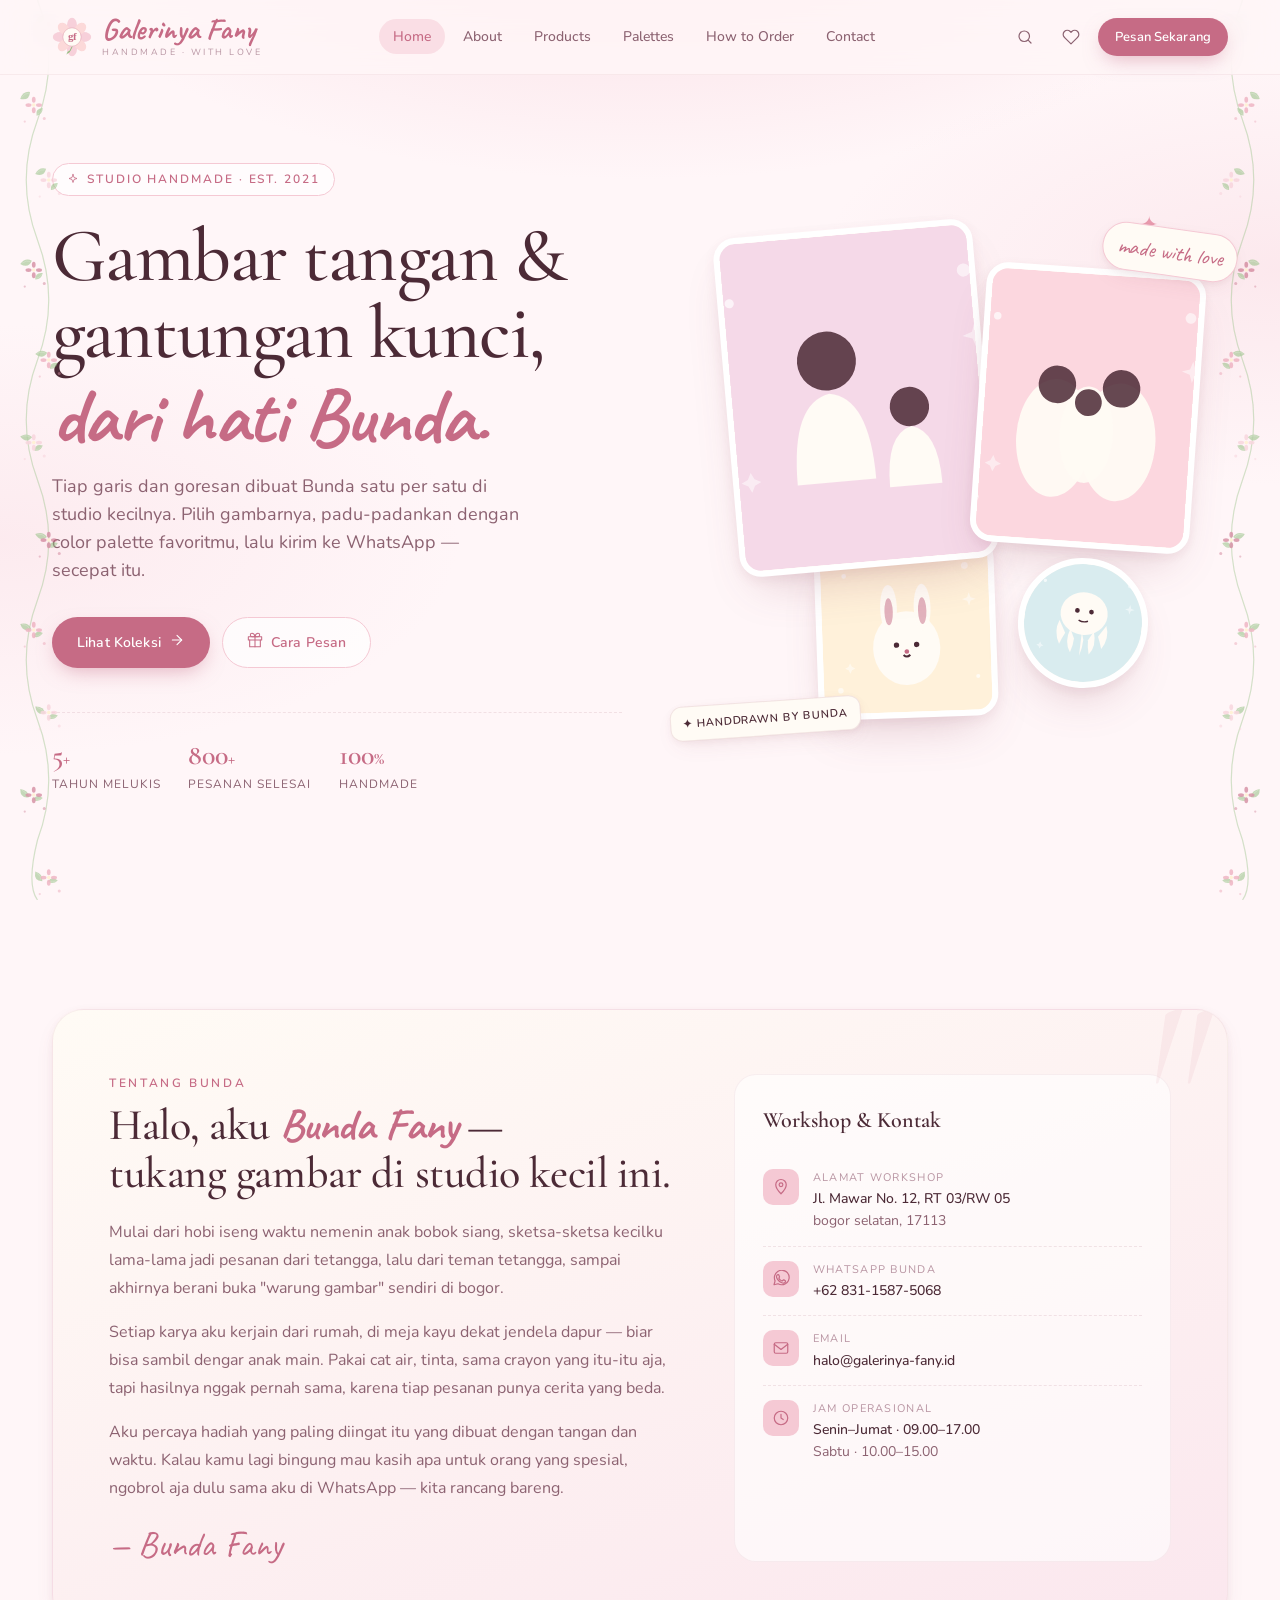
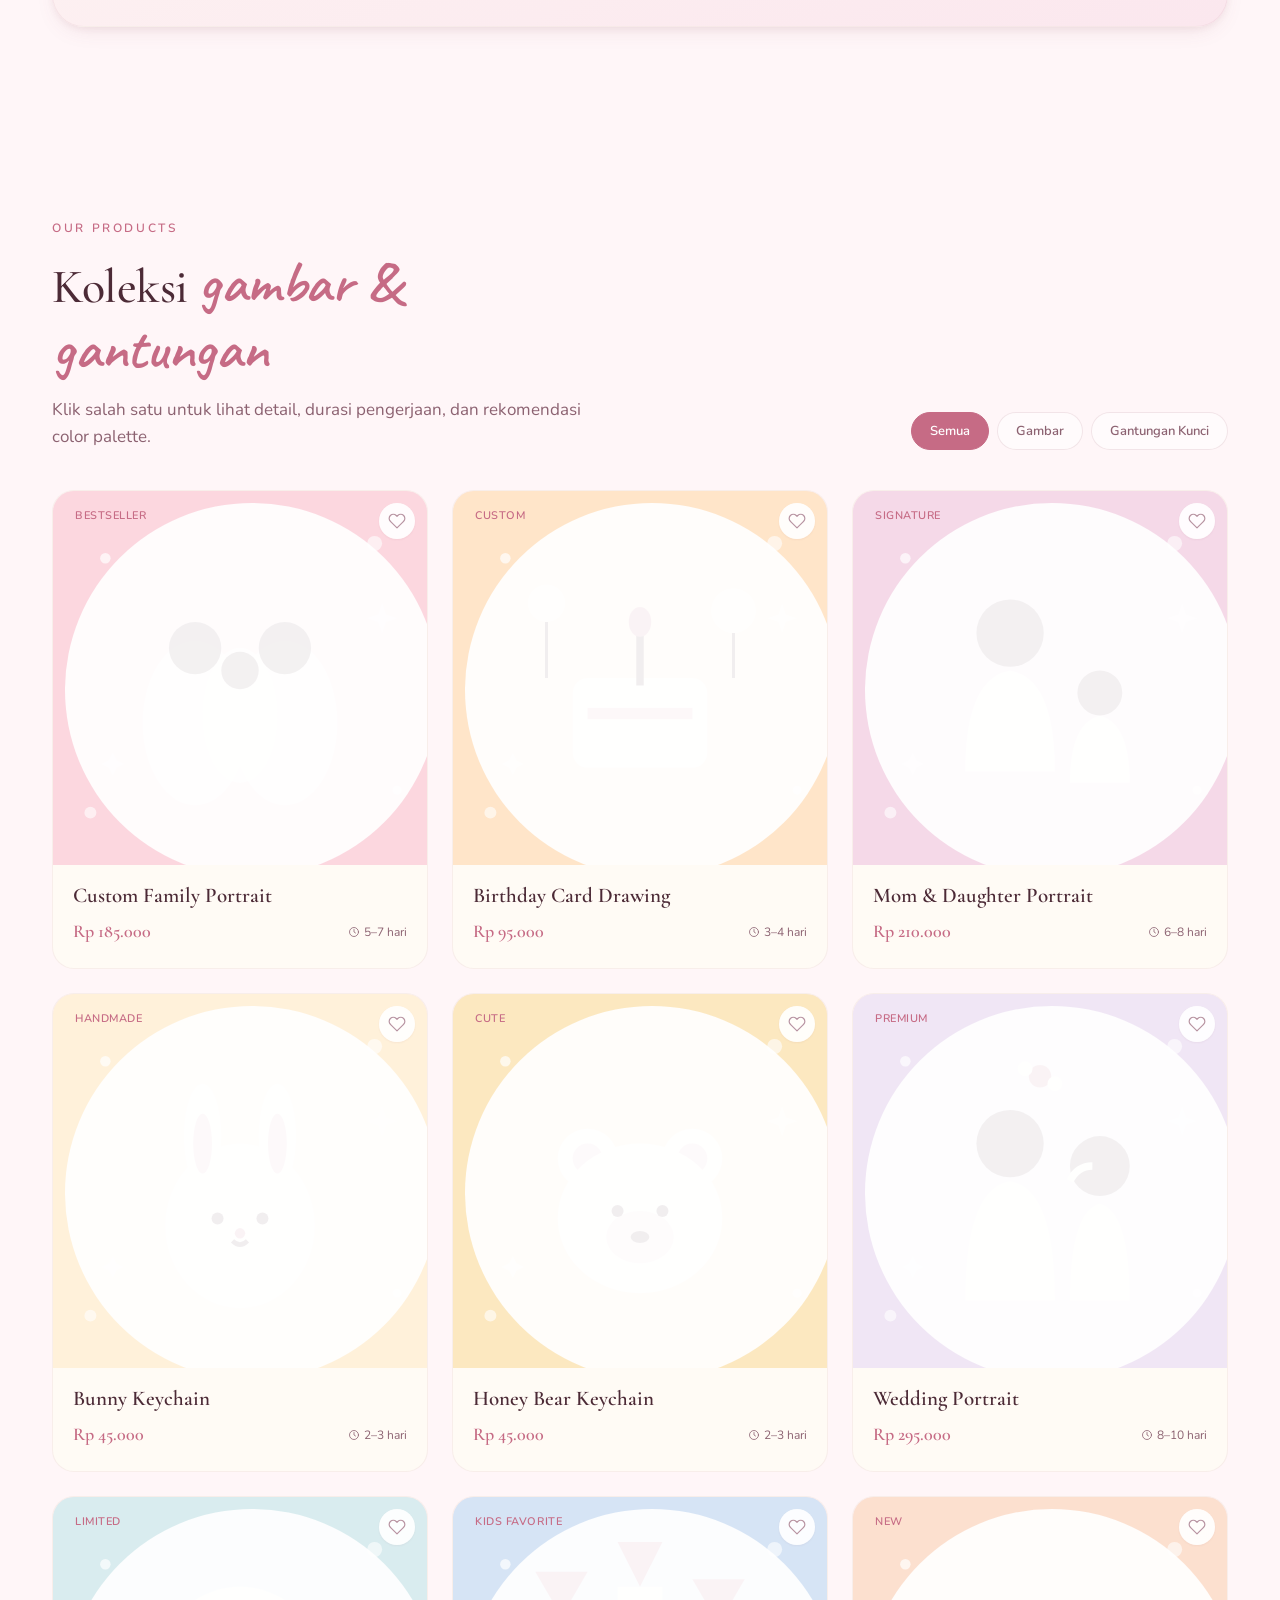
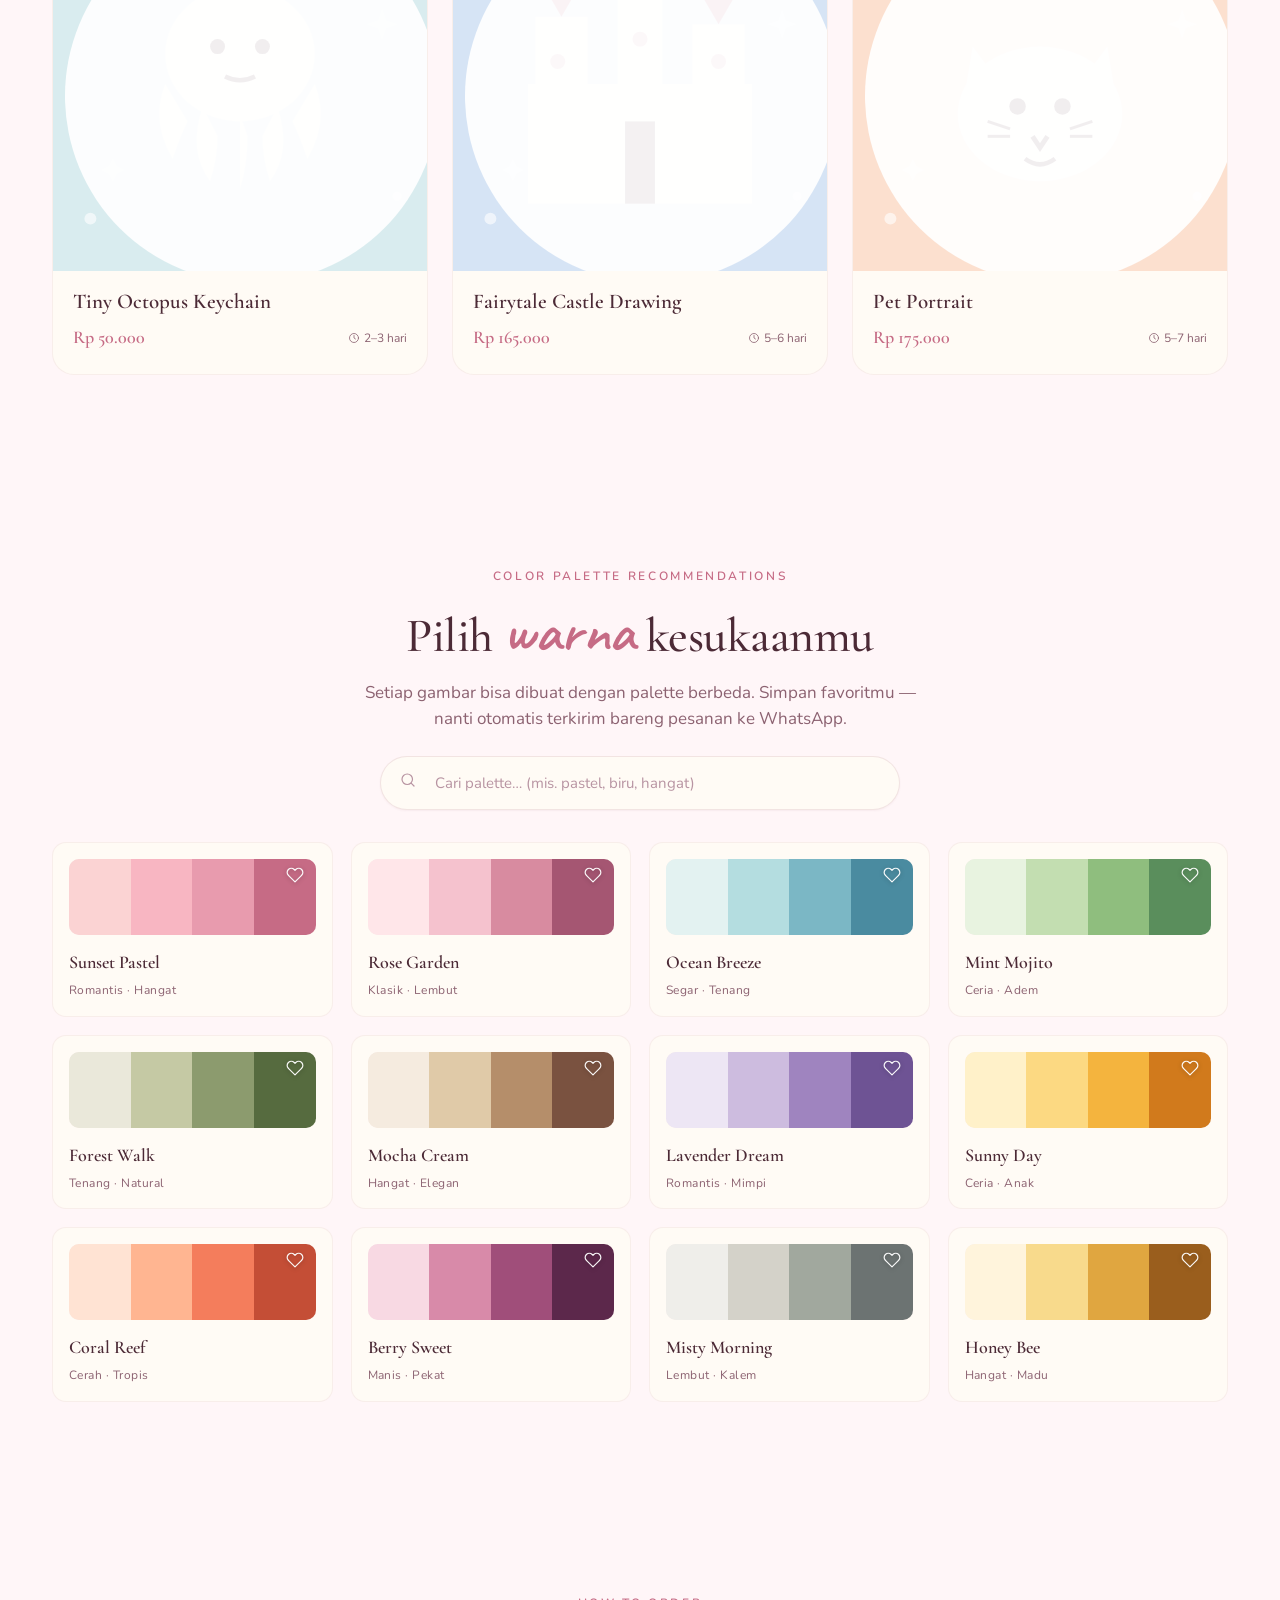
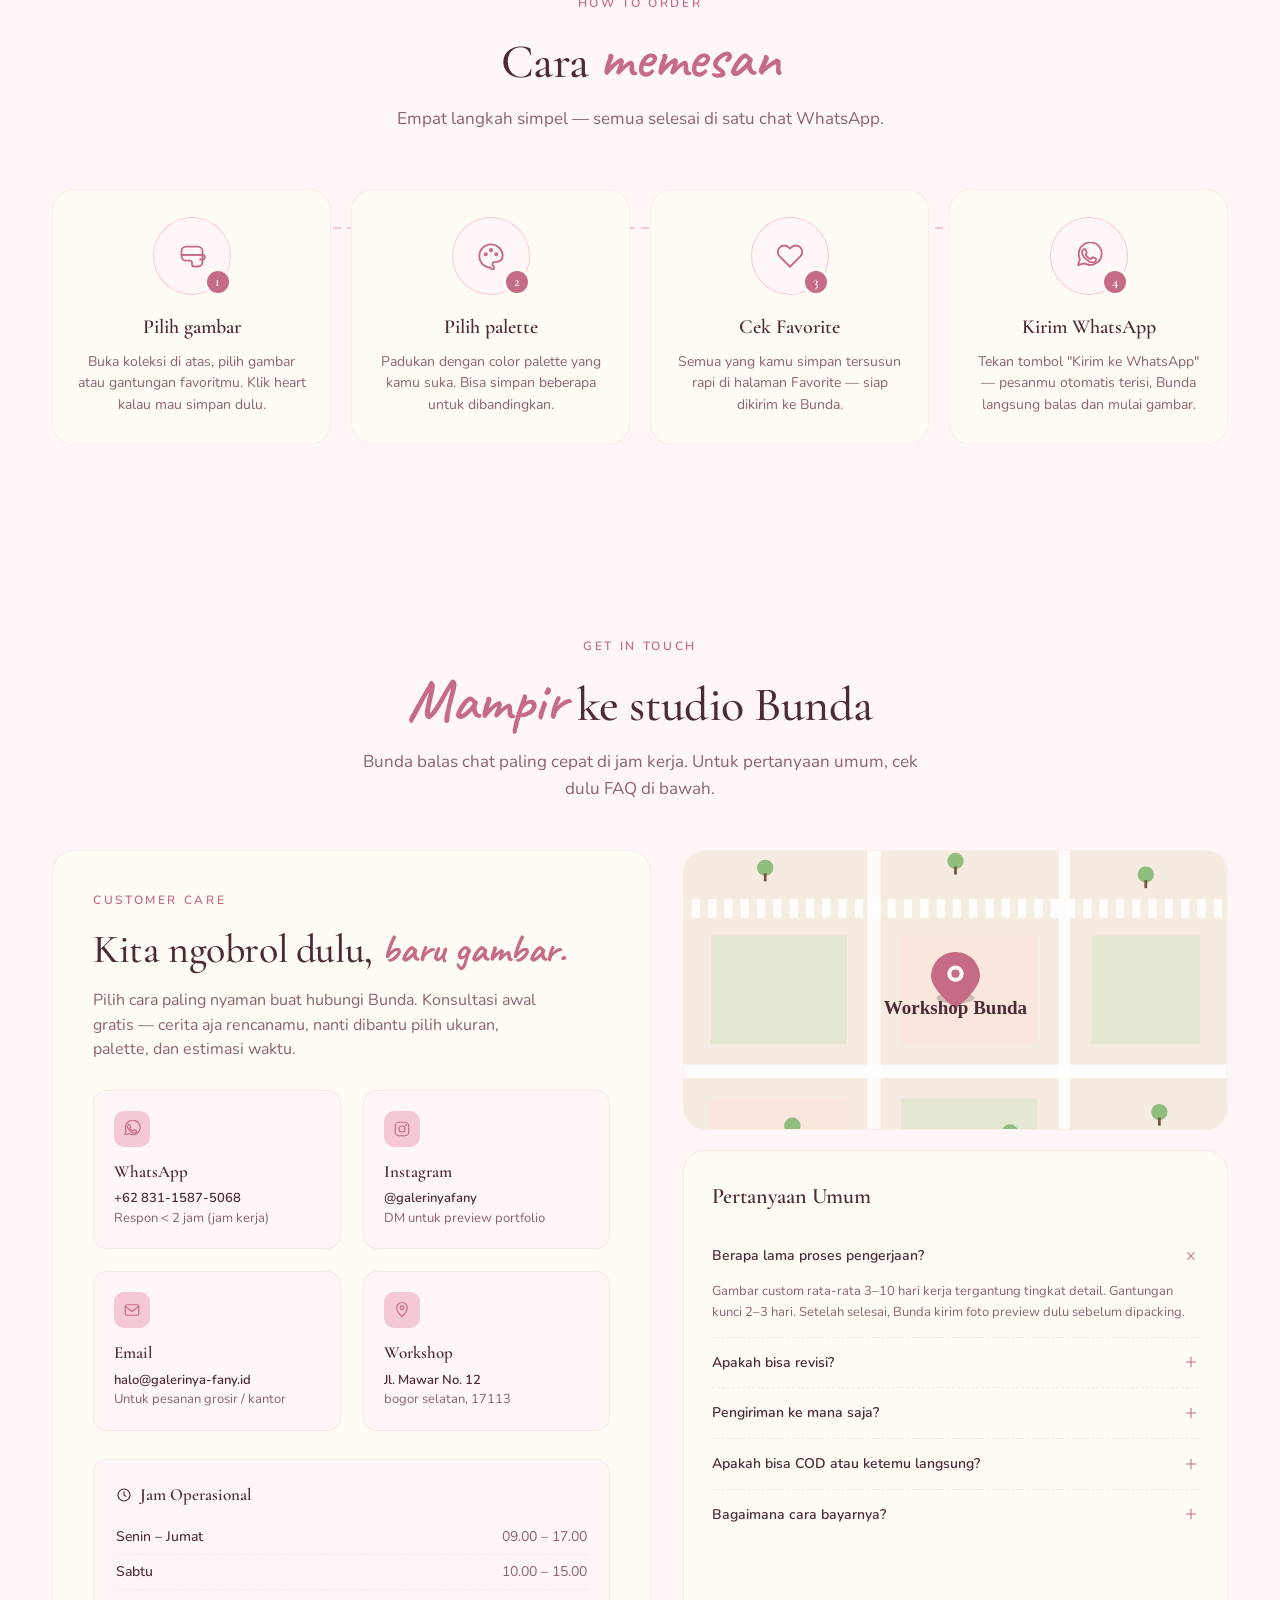
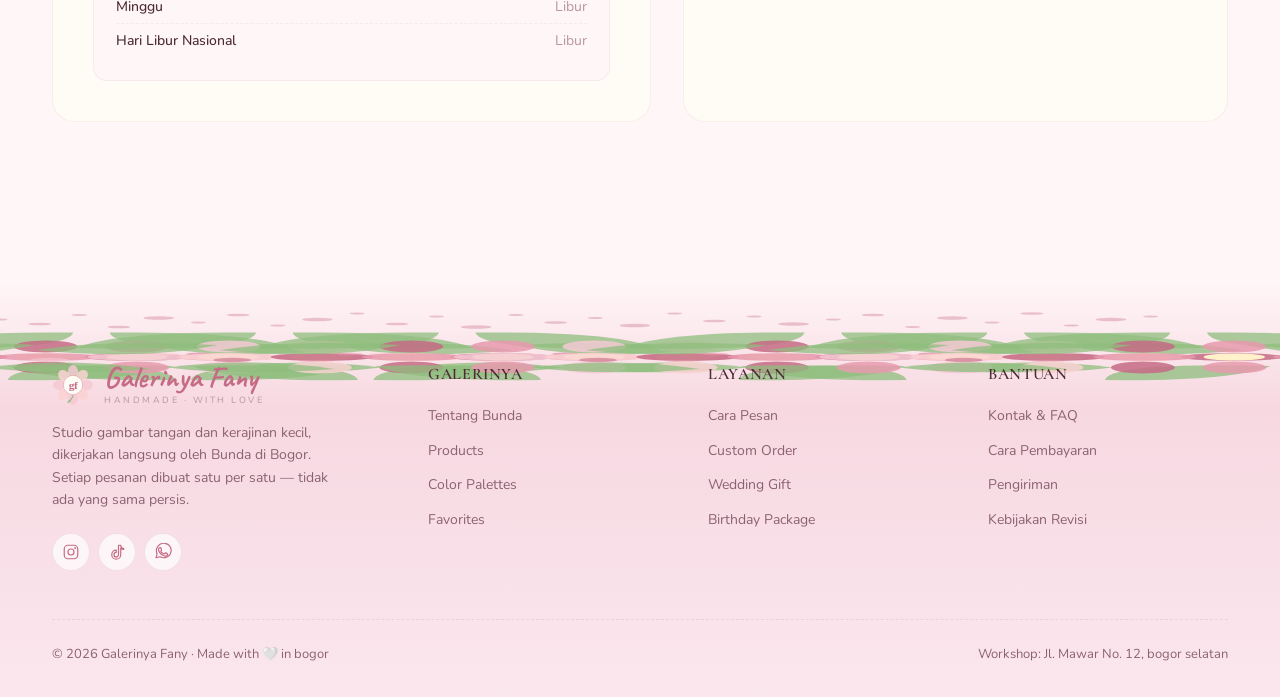
<file: index.html>
<!DOCTYPE html>
<html lang="id">
<head>
<meta charset="UTF-8"/>
<meta name="viewport" content="width=device-width, initial-scale=1.0"/>
<title>Galerinya Fany — Handmade Drawings & Keychains</title>
<link rel="preconnect" href="https://fonts.googleapis.com"/>
<link rel="preconnect" href="https://fonts.gstatic.com" crossorigin/>
<link href="https://fonts.googleapis.com/css2?family=Caveat:wght@500;600;700&family=Cormorant+Garamond:ital,wght@0,400;0,500;0,600;0,700;1,400;1,500&family=Nunito:wght@300;400;500;600;700&display=swap" rel="stylesheet"/>
<link rel="stylesheet" href="styles.css"/>
</head>
<body>

<!-- Dekorasi bunga di kiri & kanan (fixed) -->
<div class="side-garden left"><img src="images/decorations/side-garden.svg" style="width:100%;height:100%" alt=""></div>
<div class="side-garden right"><img src="images/decorations/side-garden.svg" style="width:100%;height:100%" alt=""></div>

<!-- ═══════════════════ NAVBAR ═══════════════════ -->
<nav class="navbar">
  <div class="navbar-inner">
    <a href="index.html" class="logo">
      <img src="images/logo.svg" width="40" height="40" alt="logo">
      <div>
        <div class="logo-text">Galerinya Fany</div>
        <div class="logo-sub">handmade · with love</div>
      </div>
    </a>

    <div class="nav-links">
      <button class="nav-link" data-scroll="home">Home</button>
      <button class="nav-link" data-scroll="about">About</button>
      <button class="nav-link" data-scroll="products">Products</button>
      <button class="nav-link" data-scroll="palettes">Palettes</button>
      <button class="nav-link" data-scroll="order">How to Order</button>
      <button class="nav-link" data-scroll="contact">Contact</button>
    </div>

    <div class="nav-actions">
      <div style="position:relative">
        <button class="icon-btn" id="search-btn" aria-label="Cari palette"></button>
        <div class="search-pop" id="search-pop" style="display:none" onclick="event.stopPropagation()">
          <input type="text" id="search-input" placeholder="Cari color palette… (mis. pastel, biru)"/>
          <div class="search-pop-hint">Tekan Enter untuk cari di Color Palettes</div>
        </div>
      </div>
      <a href="favorites.html" class="icon-btn" id="fav-btn" aria-label="Favorit" style="position:relative">
        <!-- diisi JS -->
        <span class="badge" id="fav-badge" style="display:none">0</span>
      </a>
      <button class="btn btn-primary btn-sm" data-scroll="order">Pesan Sekarang</button>
    </div>
  </div>
</nav>

<!-- ═══════════════════ HERO ═══════════════════ -->
<section id="home" class="section hero">
  <div class="wrap">
    <div class="hero-grid">
      <div>
        <span class="hero-eyebrow" id="hero-eyebrow"></span>
        <h1>Gambar tangan &amp; gantungan kunci, <em>dari hati Bunda.</em></h1>
        <p class="hero-lede">Tiap garis dan goresan dibuat Bunda satu per satu di studio kecilnya. Pilih gambarnya, padu-padankan dengan color palette favoritmu, lalu kirim ke WhatsApp — secepat itu.</p>
        <div class="hero-ctas">
          <button class="btn btn-primary" data-scroll="products">Lihat Koleksi <span id="ico-arrow-right"></span></button>
          <button class="btn btn-ghost" data-scroll="order"><span id="ico-gift"></span> Cara Pesan</button>
        </div>
        <div class="hero-meta">
          <div class="hero-meta-item"><div class="num">5<span style="font-size:18px">+</span></div><div class="lbl">Tahun melukis</div></div>
          <div class="hero-meta-item"><div class="num">800<span style="font-size:18px">+</span></div><div class="lbl">Pesanan selesai</div></div>
          <div class="hero-meta-item"><div class="num">100<span style="font-size:18px">%</span></div><div class="lbl">Handmade</div></div>
        </div>
      </div>
      <div class="hero-art">
        <div class="hero-tile hero-tile-1"><img src="images/products/mom-daughter.svg" alt="Mom &amp; Daughter Portrait" style="width:100%;height:100%;object-fit:cover"></div>
        <div class="hero-tile hero-tile-2"><img src="images/products/family-portrait.svg" alt="Family Portrait" style="width:100%;height:100%;object-fit:cover"></div>
        <div class="hero-tile hero-tile-3"><img src="images/products/bunny-keychain.svg" alt="Bunny Keychain" style="width:100%;height:100%;object-fit:cover"></div>
        <div class="hero-tile hero-tile-4"><img src="images/products/octopus-keychain.svg" alt="Octopus Keychain" style="width:100%;height:100%;object-fit:cover"></div>
        <div class="hero-sparkle s1">✦</div>
        <div class="hero-sparkle s2">✦</div>
        <div style="position:absolute;top:20px;right:-10px;background:#FFFBF5;border-radius:999px;padding:6px 14px;font-family:var(--font-script);font-size:22px;color:#C66B85;box-shadow:var(--shadow-md);border:1px solid #F5C9D4;transform:rotate(8deg);z-index:5">made with love</div>
        <div style="position:absolute;bottom:12px;left:-16px;background:#FFFBF5;border-radius:12px;padding:8px 12px;font-family:var(--font-sans);font-size:11px;color:#4C2A36;box-shadow:var(--shadow-md);border:1px solid var(--line);transform:rotate(-4deg);z-index:5;font-weight:600;letter-spacing:0.08em">✦ HANDDRAWN BY BUNDA</div>
      </div>
    </div>
  </div>
</section>

<!-- ═══════════════════ ABOUT ═══════════════════ -->
<section id="about" class="section">
  <div class="wrap">
    <div class="about-card">
      <div class="about-text">
        <div class="eyebrow">Tentang Bunda</div>
        <h2>Halo, aku <em>Bunda Fany</em> —<br/>tukang gambar di studio kecil ini.</h2>
        <p>Mulai dari hobi iseng waktu nemenin anak bobok siang, sketsa-sketsa kecilku lama-lama jadi pesanan dari tetangga, lalu dari teman tetangga, sampai akhirnya berani buka "warung gambar" sendiri di bogor.</p>
        <p>Setiap karya aku kerjain dari rumah, di meja kayu dekat jendela dapur — biar bisa sambil dengar anak main. Pakai cat air, tinta, sama crayon yang itu-itu aja, tapi hasilnya nggak pernah sama, karena tiap pesanan punya cerita yang beda.</p>
        <p>Aku percaya hadiah yang paling diingat itu yang dibuat dengan tangan dan waktu. Kalau kamu lagi bingung mau kasih apa untuk orang yang spesial, ngobrol aja dulu sama aku di WhatsApp — kita rancang bareng.</p>
        <div class="about-signature">— Bunda Fany</div>
      </div>
      <div class="about-info">
        <h3>Workshop &amp; Kontak</h3>
        <div class="info-row">
          <div class="info-icon" id="ico-pin"></div>
          <div><div class="info-label">Alamat Workshop</div><div class="info-value">Jl. Mawar No. 12, RT 03/RW 05</div><div class="info-value" style="color:var(--text-soft);font-weight:400">bogor selatan, 17113</div></div>
        </div>
        <div class="info-row">
          <div class="info-icon" id="ico-wa-about"></div>
          <div><div class="info-label">WhatsApp Bunda</div><div class="info-value">+62 831-1587-5068</div></div>
        </div>
        <div class="info-row">
          <div class="info-icon" id="ico-mail-about"></div>
          <div><div class="info-label">Email</div><div class="info-value">halo@galerinya-fany.id</div></div>
        </div>
        <div class="info-row">
          <div class="info-icon" id="ico-clock-about"></div>
          <div><div class="info-label">Jam Operasional</div><div class="info-value">Senin–Jumat · 09.00–17.00</div><div class="info-value" style="color:var(--text-soft);font-weight:400">Sabtu · 10.00–15.00</div></div>
        </div>
      </div>
    </div>
  </div>
</section>

<!-- ═══════════════════ PRODUCTS ═══════════════════ -->
<section id="products" class="section">
  <div class="wrap">
    <div class="products-head">
      <div class="left">
        <div class="eyebrow">Our Products</div>
        <h2 class="section-title">Koleksi <em>gambar &amp; gantungan</em></h2>
        <p class="section-sub" style="margin:0">Klik salah satu untuk lihat detail, durasi pengerjaan, dan rekomendasi color palette.</p>
      </div>
      <div class="tab-pills">
        <button class="tab-pill active" data-cat="all">Semua</button>
        <button class="tab-pill" data-cat="drawing">Gambar</button>
        <button class="tab-pill" data-cat="keychain">Gantungan Kunci</button>
      </div>
    </div>
    <div class="product-grid" id="product-grid"></div>
  </div>
</section>

<!-- ═══════════════════ PALETTES ═══════════════════ -->
<section id="palettes" class="section">
  <div class="wrap">
    <div class="center" style="margin-bottom:24px">
      <div class="eyebrow">Color Palette Recommendations</div>
      <h2 class="section-title">Pilih <em>warna</em> kesukaanmu</h2>
      <p class="section-sub">Setiap gambar bisa dibuat dengan palette berbeda. Simpan favoritmu — nanti otomatis terkirim bareng pesanan ke WhatsApp.</p>
    </div>
    <div class="search-row">
      <span id="ico-search-palette"></span>
      <input type="text" id="palette-search" placeholder="Cari palette… (mis. pastel, biru, hangat)"/>
      <button type="button" class="btn btn-ghost btn-sm" id="reset-palette-search" style="display:none" onclick="resetPaletteSearch()">
        <span id="ico-x-reset"></span> Reset
      </button>
    </div>
    <div id="palette-empty" style="display:none;text-align:center;color:var(--text-soft);padding:40px 0">Tidak ada palette yang cocok. Coba kata kunci lain.</div>
    <div class="palette-grid" id="palette-grid"></div>
  </div>
</section>

<!-- ═══════════════════ HOW TO ORDER ═══════════════════ -->
<section id="order" class="section">
  <div class="wrap">
    <div class="center" style="margin-bottom:56px">
      <div class="eyebrow">How to Order</div>
      <h2 class="section-title">Cara <em>memesan</em></h2>
      <p class="section-sub">Empat langkah simpel — semua selesai di satu chat WhatsApp.</p>
    </div>
    <div class="steps-grid">
      <div class="step-card">
        <div class="step-num" id="ico-step1"><span>1</span></div>
        <h3>Pilih gambar</h3>
        <p>Buka koleksi di atas, pilih gambar atau gantungan favoritmu. Klik heart kalau mau simpan dulu.</p>
      </div>
      <div class="step-card">
        <div class="step-num" id="ico-step2"><span>2</span></div>
        <h3>Pilih palette</h3>
        <p>Padukan dengan color palette yang kamu suka. Bisa simpan beberapa untuk dibandingkan.</p>
      </div>
      <div class="step-card">
        <div class="step-num" id="ico-step3"><span>3</span></div>
        <h3>Cek Favorite</h3>
        <p>Semua yang kamu simpan tersusun rapi di halaman Favorite — siap dikirim ke Bunda.</p>
      </div>
      <div class="step-card">
        <div class="step-num" id="ico-step4"><span>4</span></div>
        <h3>Kirim WhatsApp</h3>
        <p>Tekan tombol "Kirim ke WhatsApp" — pesanmu otomatis terisi, Bunda langsung balas dan mulai gambar.</p>
      </div>
    </div>
  </div>
</section>

<!-- ═══════════════════ CONTACT ═══════════════════ -->
<section id="contact" class="section">
  <div class="wrap">
    <div class="center" style="margin-bottom:48px">
      <div class="eyebrow">Get in Touch</div>
      <h2 class="section-title"><em>Mampir</em> ke studio Bunda</h2>
      <p class="section-sub">Bunda balas chat paling cepat di jam kerja. Untuk pertanyaan umum, cek dulu FAQ di bawah.</p>
    </div>
    <div class="contact-grid">
      <div class="contact-main">
        <div class="eyebrow">Customer Care</div>
        <h2>Kita ngobrol dulu, <em>baru gambar.</em></h2>
        <p>Pilih cara paling nyaman buat hubungi Bunda. Konsultasi awal gratis — cerita aja rencanamu, nanti dibantu pilih ukuran, palette, dan estimasi waktu.</p>
        <div class="contact-blocks">
          <div class="contact-block"><div class="info-icon" id="ico-c-wa"></div><h4>WhatsApp</h4><p><strong>+62 831-1587-5068</strong><br/>Respon &lt; 2 jam (jam kerja)</p></div>
          <div class="contact-block"><div class="info-icon" id="ico-c-ig"></div><h4>Instagram</h4><p><strong>@galerinyafany</strong><br/>DM untuk preview portfolio</p></div>
          <div class="contact-block"><div class="info-icon" id="ico-c-mail"></div><h4>Email</h4><p><strong>halo@galerinya-fany.id</strong><br/>Untuk pesanan grosir / kantor</p></div>
          <div class="contact-block"><div class="info-icon" id="ico-c-pin"></div><h4>Workshop</h4><p><strong>Jl. Mawar No. 12</strong><br/>bogor selatan, 17113</p></div>
        </div>
        <div class="contact-hours">
          <h4 id="hours-title"></h4>
          <div id="hours-list"></div>
        </div>
      </div>
      <div class="contact-side">
        <div class="contact-map"><img src="images/decorations/map.svg" style="width:100%;height:100%;object-fit:cover" alt="Peta Workshop Bunda"></div>
        <div class="contact-faq">
          <h3>Pertanyaan Umum</h3>
          <div id="faq-list"></div>
        </div>
      </div>
    </div>
  </div>
</section>

<!-- ═══════════════════ FOOTER ═══════════════════ -->
<footer class="footer">
  <div style="position:absolute;top:0;left:0;right:0"><img src="images/decorations/floral-border.svg" style="width:100%;display:block" alt=""></div>
  <div class="wrap" style="position:relative">
    <div class="footer-grid">
      <div>
        <div class="logo" style="cursor:default">
          <img src="images/logo.svg" width="42" height="42" alt="logo">
          <div><div class="logo-text">Galerinya Fany</div><div class="logo-sub">handmade · with love</div></div>
        </div>
        <p class="footer-tag">Studio gambar tangan dan kerajinan kecil, dikerjakan langsung oleh Bunda di Bogor. Setiap pesanan dibuat satu per satu — tidak ada yang sama persis.</p>
      <div class="footer-social">
        <a href="https://instagram.com/galerinyafany" aria-label="Instagram" id="ft-ig"></a>
        <a href="https://tiktok.com/@fanyhann" aria-label="TikTok" id="ft-tt"></a>
        <a href="https://wa.me/+6283115875068" aria-label="WhatsApp" id="ft-wa"></a>
      </div>
    </div>
    <div>
      <h4>Galerinya</h4>
      <ul>
        <li><a href="#about" class="scroll-link">Tentang Bunda</a></li>
        <li><a href="#products" class="scroll-link">Products</a></li>
        <li><a href="#palettes" class="scroll-link">Color Palettes</a></li>
        <li><a href="favorites.html">Favorites</a></li>
      </ul>
    </div>
    <div>
      <h4>Layanan</h4>
      <ul>
        <li><a href="#order" class="scroll-link">Cara Pesan</a></li>
        <li><a href="#contact" class="scroll-link">Custom Order</a></li>
        <li><a href="#products" class="scroll-link">Wedding Gift</a></li>
        <li><a href="#products" class="scroll-link">Birthday Package</a></li>
      </ul>
    </div>
    <div>
      <h4>Bantuan</h4>
      <ul>
        <li><a href="#contact" class="scroll-link">Kontak &amp; FAQ</a></li>
        <li><a href="#contact" class="scroll-link">Cara Pembayaran</a></li>
        <li><a href="#contact" class="scroll-link">Pengiriman</a></li>
        <li><a href="#contact" class="scroll-link">Kebijakan Revisi</a></li>
      </ul>
    </div>
  </div>
    <div class="footer-bottom">
      <div>© 2026 Galerinya Fany · Made with 🤍 in bogor</div>
      <div>Workshop: Jl. Mawar No. 12, bogor selatan</div>
    </div>
  </div>
</footer>

<script src="shared.js"></script>
<script>
// ──────────────────────────────────────────────────────────
//  Halaman Utama (Home) — index.html
// ──────────────────────────────────────────────────────────

var currentCategory = 'all';

// ── Init semua elemen saat halaman selesai dimuat ──
document.addEventListener('DOMContentLoaded', function () {
  initNavCommon();
  injectIcons();
  renderProductGrid();
  renderPaletteGrid();
  renderFAQ();
  renderHours();
  initScrollLinks();
  initCategoryTabs();
  initPaletteSearch();
  initScrollActiveTracking();
  handleURLParams();
});

// Isi icon ke elemen tertentu
function injectIcons() {
  document.getElementById('hero-eyebrow').innerHTML  = icon('sparkle',12) + ' Studio handmade · est. 2021';
  document.getElementById('ico-arrow-right').innerHTML = icon('arrow-right',16);
  document.getElementById('ico-gift').innerHTML       = icon('gift',16);
  document.getElementById('ico-pin').innerHTML        = icon('pin',18);
  document.getElementById('ico-wa-about').innerHTML   = icon('whatsapp',18);
  document.getElementById('ico-mail-about').innerHTML = icon('mail',18);
  document.getElementById('ico-clock-about').innerHTML = icon('clock',18);
  document.getElementById('ico-c-wa').innerHTML       = icon('whatsapp',18);
  document.getElementById('ico-c-ig').innerHTML       = icon('instagram',18);
  document.getElementById('ico-c-mail').innerHTML     = icon('mail',18);
  document.getElementById('ico-c-pin').innerHTML      = icon('pin',18);
  document.getElementById('ico-search-palette').innerHTML = icon('search',18);
  document.getElementById('ico-x-reset').innerHTML    = icon('x',14);
  document.getElementById('ico-step1').innerHTML      = icon('paint',28) + '<span>1</span>';
  document.getElementById('ico-step2').innerHTML      = icon('palette',28) + '<span>2</span>';
  document.getElementById('ico-step3').innerHTML      = icon('heart',28) + '<span>3</span>';
  document.getElementById('ico-step4').innerHTML      = icon('whatsapp',28) + '<span>4</span>';
  document.getElementById('ft-ig').innerHTML = icon('instagram',18);
  document.getElementById('ft-tt').innerHTML = icon('tiktok',18);
  document.getElementById('ft-wa').innerHTML = icon('whatsapp',18);
  document.getElementById('hours-title').innerHTML    = icon('clock',16) + ' Jam Operasional';
}

// ── Smooth scroll: tombol navbar dan footer ──
function initScrollLinks() {
  // Navbar buttons (data-scroll)
  document.querySelectorAll('[data-scroll]').forEach(function(el) {
    el.addEventListener('click', function() {
      var sec = document.getElementById(el.dataset.scroll);
      if (sec) sec.scrollIntoView({ behavior: 'smooth' });
    });
  });
  // Footer links (href="#section")
  document.querySelectorAll('a.scroll-link').forEach(function(a) {
    a.addEventListener('click', function(e) {
      var id = a.getAttribute('href').replace('#','');
      var sec = document.getElementById(id);
      if (sec) { e.preventDefault(); sec.scrollIntoView({ behavior: 'smooth' }); }
    });
  });
  // Search input enter key
  var si = document.getElementById('search-input');
  if (si) si.addEventListener('keydown', function(e) {
    if (e.key === 'Enter') {
      var q = si.value.trim();
      document.getElementById('search-pop').style.display = 'none';
      if (q) {
        document.getElementById('palette-search').value = q;
        renderPaletteGrid();
      }
      document.getElementById('palettes').scrollIntoView({ behavior: 'smooth' });
    }
  });
}

// ── Active nav tracking saat scroll ──
function initScrollActiveTracking() {
  var sections = ['home','about','products','palettes','order','contact'];
  var observer = new IntersectionObserver(function(entries) {
    entries.forEach(function(entry) {
      if (entry.isIntersecting) {
        document.querySelectorAll('.nav-link').forEach(function(btn) {
          btn.classList.toggle('active', btn.dataset.scroll === entry.target.id);
        });
      }
    });
  }, { rootMargin: '-40% 0px -55% 0px' });
  sections.forEach(function(id) {
    var el = document.getElementById(id);
    if (el) observer.observe(el);
  });
}

// ── Handle URL hash & query params ──
function handleURLParams() {
  // ?q=searchterm — dari search di halaman lain
  var params = new URLSearchParams(window.location.search);
  var q = params.get('q');
  if (q) {
    var inp = document.getElementById('palette-search');
    inp.value = q;
    renderPaletteGrid();
    setTimeout(function() {
      document.getElementById('palettes').scrollIntoView({ behavior: 'smooth' });
    }, 200);
  }
  // #section — dari link di halaman lain
  if (window.location.hash) {
    var id = window.location.hash.replace('#','');
    setTimeout(function() {
      var sec = document.getElementById(id);
      if (sec) sec.scrollIntoView({ behavior: 'smooth' });
    }, 100);
  }
}

// ──────────────────────────────────────────────────────────
//  PRODUCT GRID
// ──────────────────────────────────────────────────────────
function renderProductGrid() {
  var list = currentCategory === 'all' ? PRODUCTS : PRODUCTS.filter(function(p){ return p.category === currentCategory; });
  var favs = loadFavs();
  var html = list.map(function(p) {
    var isFav = favs.products.indexOf(p.id) !== -1;
    return '<article class="product-card" onclick="window.location.href=\'product.html?id=' + p.id + '\'">' +
      '<div class="product-img">' +
        productArtSVG(p) +
        '<div class="product-tag">' + p.tag + '</div>' +
        '<button class="product-fav' + (isFav ? ' is-fav' : '') + '" onclick="toggleProductFavHere(event,\'' + p.id + '\')" aria-label="Favorit">' +
          icon(isFav ? 'heart-fill' : 'heart', 18) +
        '</button>' +
      '</div>' +
      '<div class="product-body">' +
        '<h3 class="product-title">' + p.title + '</h3>' +
        '<div class="product-meta">' +
          '<span class="product-price">' + p.price + '</span>' +
          '<span class="product-duration">' + icon('clock',12) + ' ' + p.duration + '</span>' +
        '</div>' +
      '</div>' +
    '</article>';
  }).join('');
  document.getElementById('product-grid').innerHTML = html;
}

function toggleProductFavHere(e, id) {
  e.stopPropagation();
  var isNow = toggleFav('products', id);
  showToast(isNow ? '❤️ Ditambah ke Favorite!' : 'Dihapus dari Favorite.');
  renderProductGrid();
  updateFavBadge();
}

// ── Category tabs ──
function initCategoryTabs() {
  document.querySelectorAll('.tab-pill').forEach(function(btn) {
    btn.addEventListener('click', function() {
      document.querySelectorAll('.tab-pill').forEach(function(b){ b.classList.remove('active'); });
      btn.classList.add('active');
      currentCategory = btn.dataset.cat;
      renderProductGrid();
    });
  });
}

// ──────────────────────────────────────────────────────────
//  PALETTE GRID
// ──────────────────────────────────────────────────────────
function renderPaletteGrid() {
  var q     = document.getElementById('palette-search').value.trim().toLowerCase();
  var list  = q ? PALETTES.filter(function(p){
    return p.name.toLowerCase().includes(q) || p.tag.toLowerCase().includes(q) || p.colors.some(function(c){ return c.toLowerCase().includes(q); });
  }) : PALETTES;

  var resetBtn = document.getElementById('reset-palette-search');
  resetBtn.style.display = q ? 'inline-flex' : 'none';

  var emptyEl = document.getElementById('palette-empty');
  var gridEl  = document.getElementById('palette-grid');

  if (list.length === 0) {
    emptyEl.style.display = 'block';
    gridEl.innerHTML = '';
    return;
  }
  emptyEl.style.display = 'none';

  var favs = loadFavs();
  gridEl.innerHTML = list.map(function(p) {
    var isFav    = favs.palettes.indexOf(p.id) !== -1;
    var swatches = p.colors.map(function(c){ return '<div class="palette-swatch" style="background:' + c + '"></div>'; }).join('');
    return '<div class="palette-card">' +
      '<button class="palette-fav' + (isFav ? ' is-fav' : '') + '" onclick="togglePaletteFavHere(event,\'' + p.id + '\')" aria-label="Simpan palette">' +
        icon(isFav ? 'heart-fill' : 'heart', 18) +
      '</button>' +
      '<div class="palette-swatches">' + swatches + '</div>' +
      '<div class="palette-name">' + p.name + '</div>' +
      '<div class="palette-tag">' + p.tag + '</div>' +
    '</div>';
  }).join('');
}

function togglePaletteFavHere(e, id) {
  e.stopPropagation();
  var isNow = toggleFav('palettes', id);
  showToast(isNow ? '🎨 Palette disimpan!' : 'Palette dihapus dari Favorite.');
  renderPaletteGrid();
  updateFavBadge();
}

function initPaletteSearch() {
  document.getElementById('palette-search').addEventListener('input', renderPaletteGrid);
}

function resetPaletteSearch() {
  document.getElementById('palette-search').value = '';
  renderPaletteGrid();
}

// ──────────────────────────────────────────────────────────
//  FAQ & HOURS
// ──────────────────────────────────────────────────────────
function renderFAQ() {
  var html = FAQS.map(function(f, i) {
    return '<div class="faq-item" onclick="toggleFAQ(this)">' +
      '<div class="faq-q"><span>' + f.q + '</span>' + icon('plus',16) + '</div>' +
      '<div class="faq-a"><div style="padding-top:6px">' + f.a + '</div></div>' +
    '</div>';
  }).join('');
  document.getElementById('faq-list').innerHTML = html;
  // Buka item pertama
  var first = document.querySelector('.faq-item');
  if (first) first.classList.add('open');
}

function toggleFAQ(item) {
  var isOpen = item.classList.contains('open');
  document.querySelectorAll('.faq-item').forEach(function(el){ el.classList.remove('open'); });
  if (!isOpen) item.classList.add('open');
}

function renderHours() {
  document.getElementById('hours-list').innerHTML = HOURS.map(function(h) {
    return '<div class="hours-row' + (h.closed ? ' closed' : '') + '">' +
      '<span class="day">' + h.day + '</span>' +
      '<span class="time">' + h.time + '</span>' +
    '</div>';
  }).join('');
}
</script>
</body>
</html>
</file>
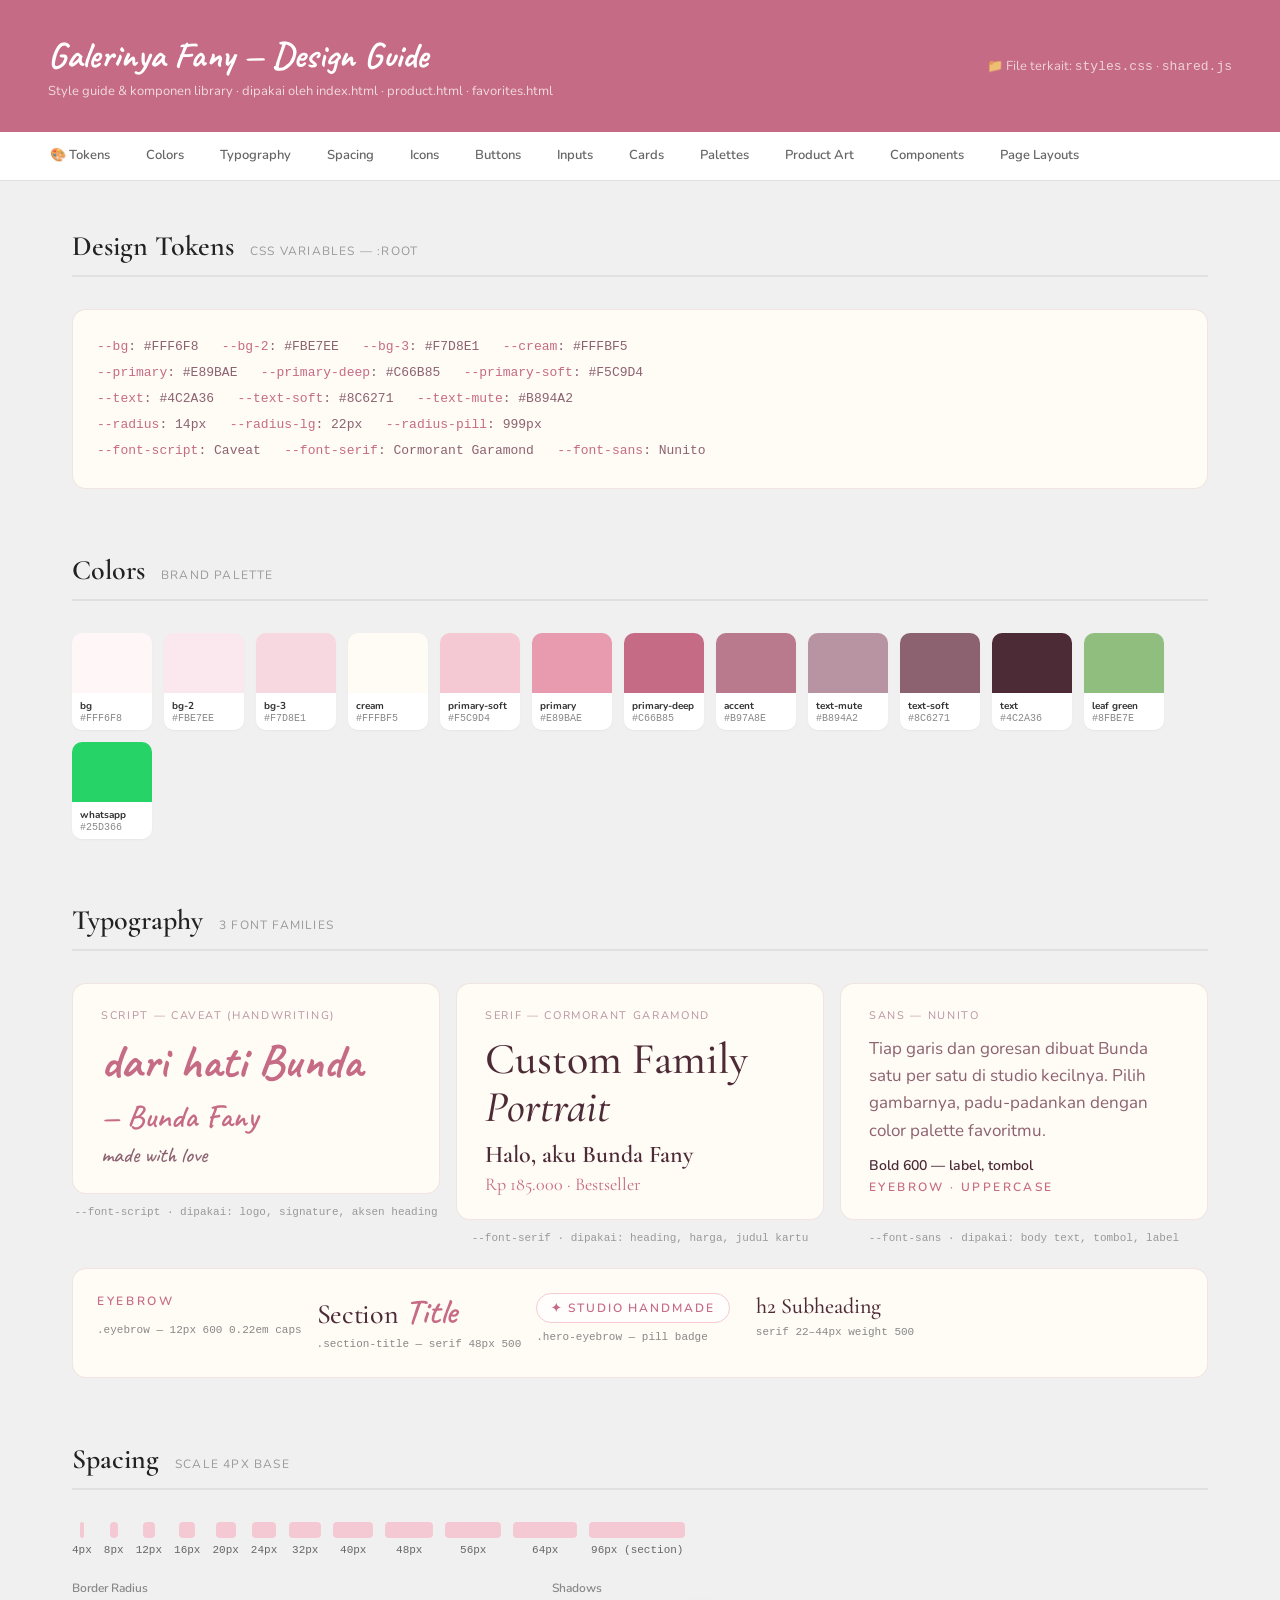
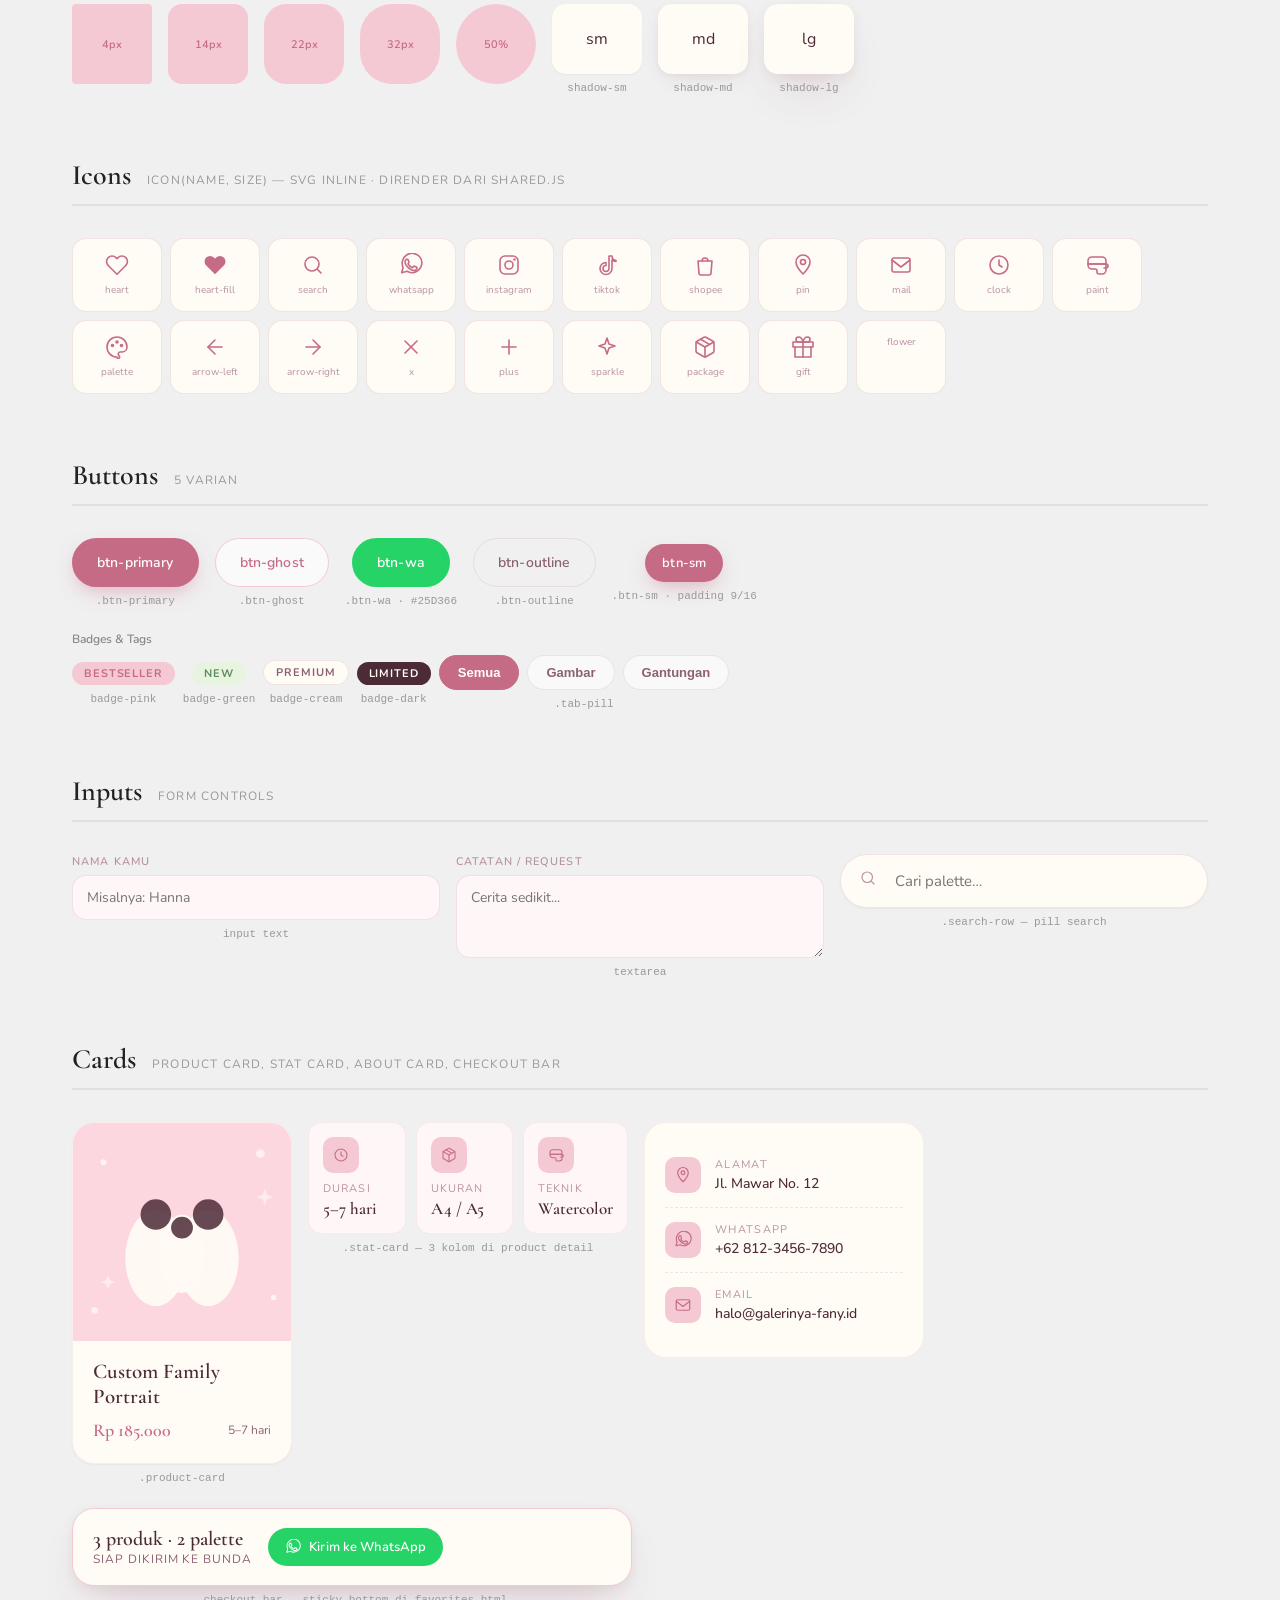
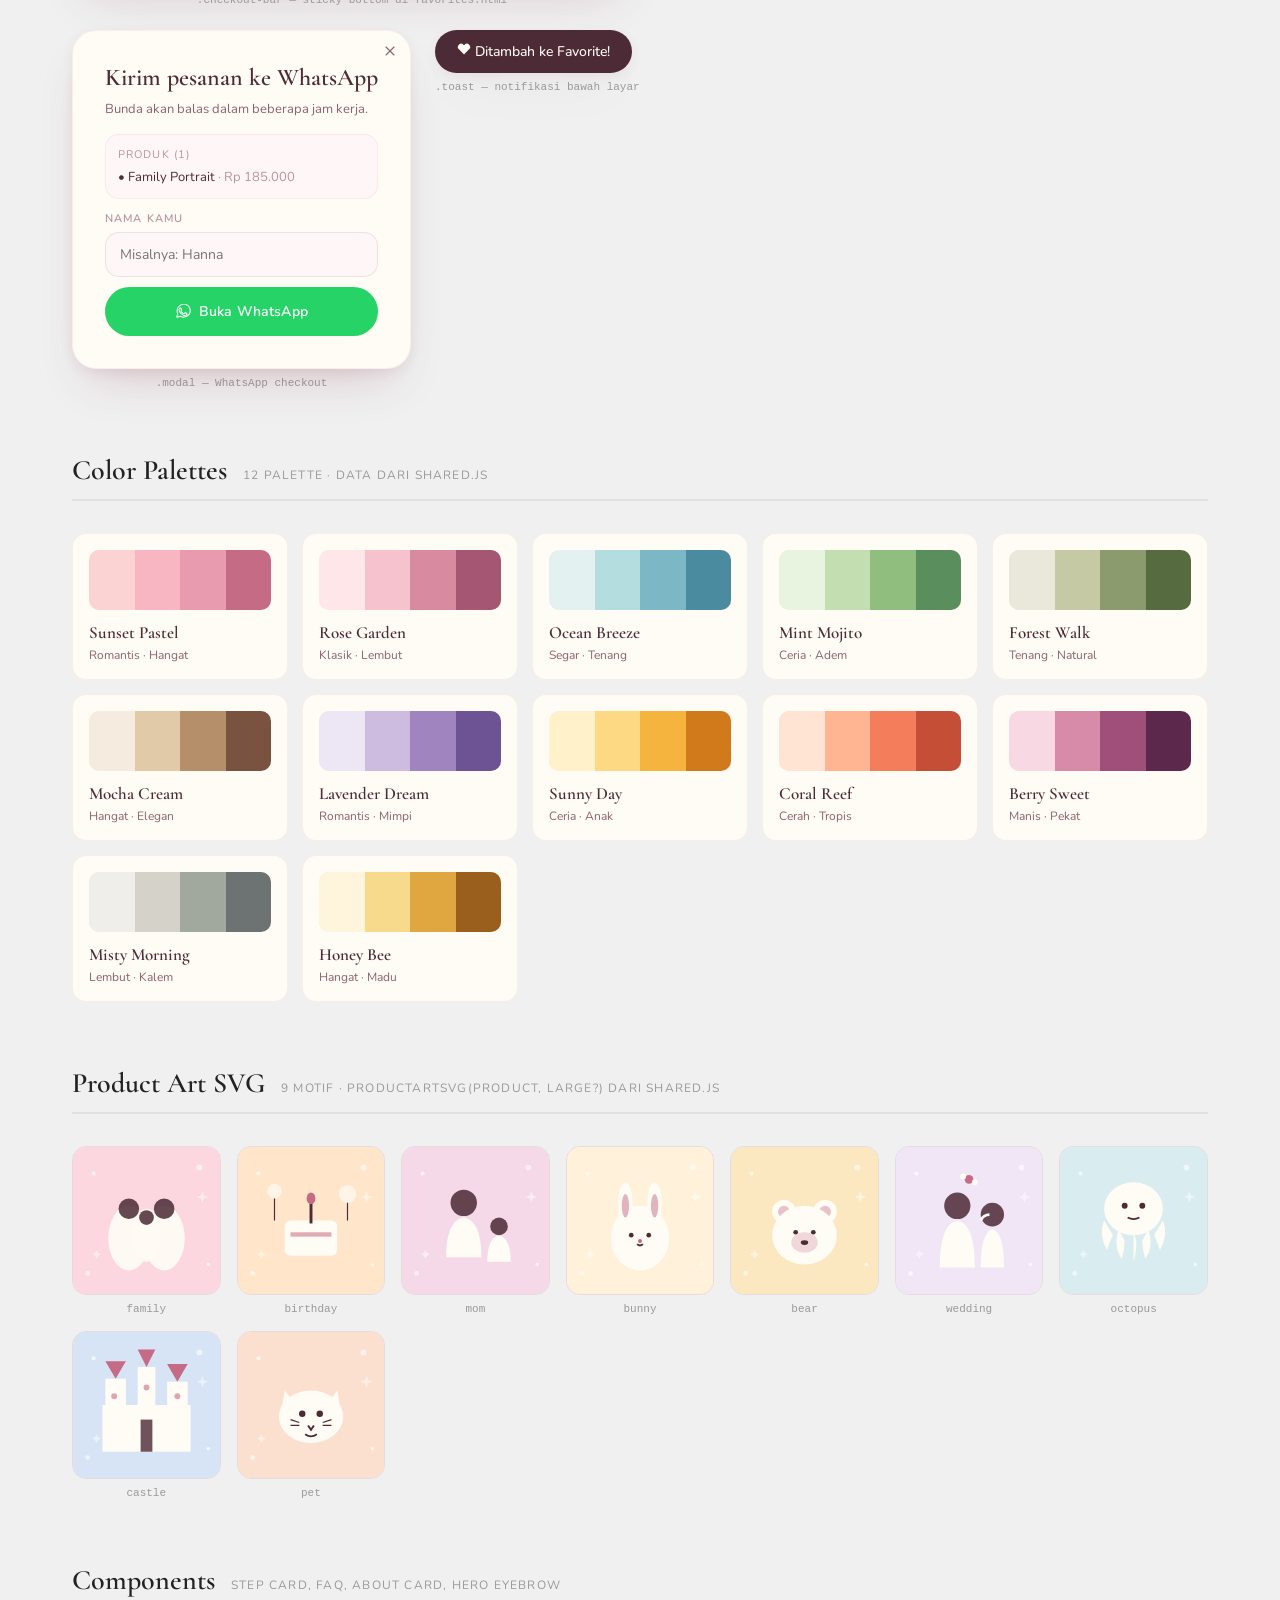
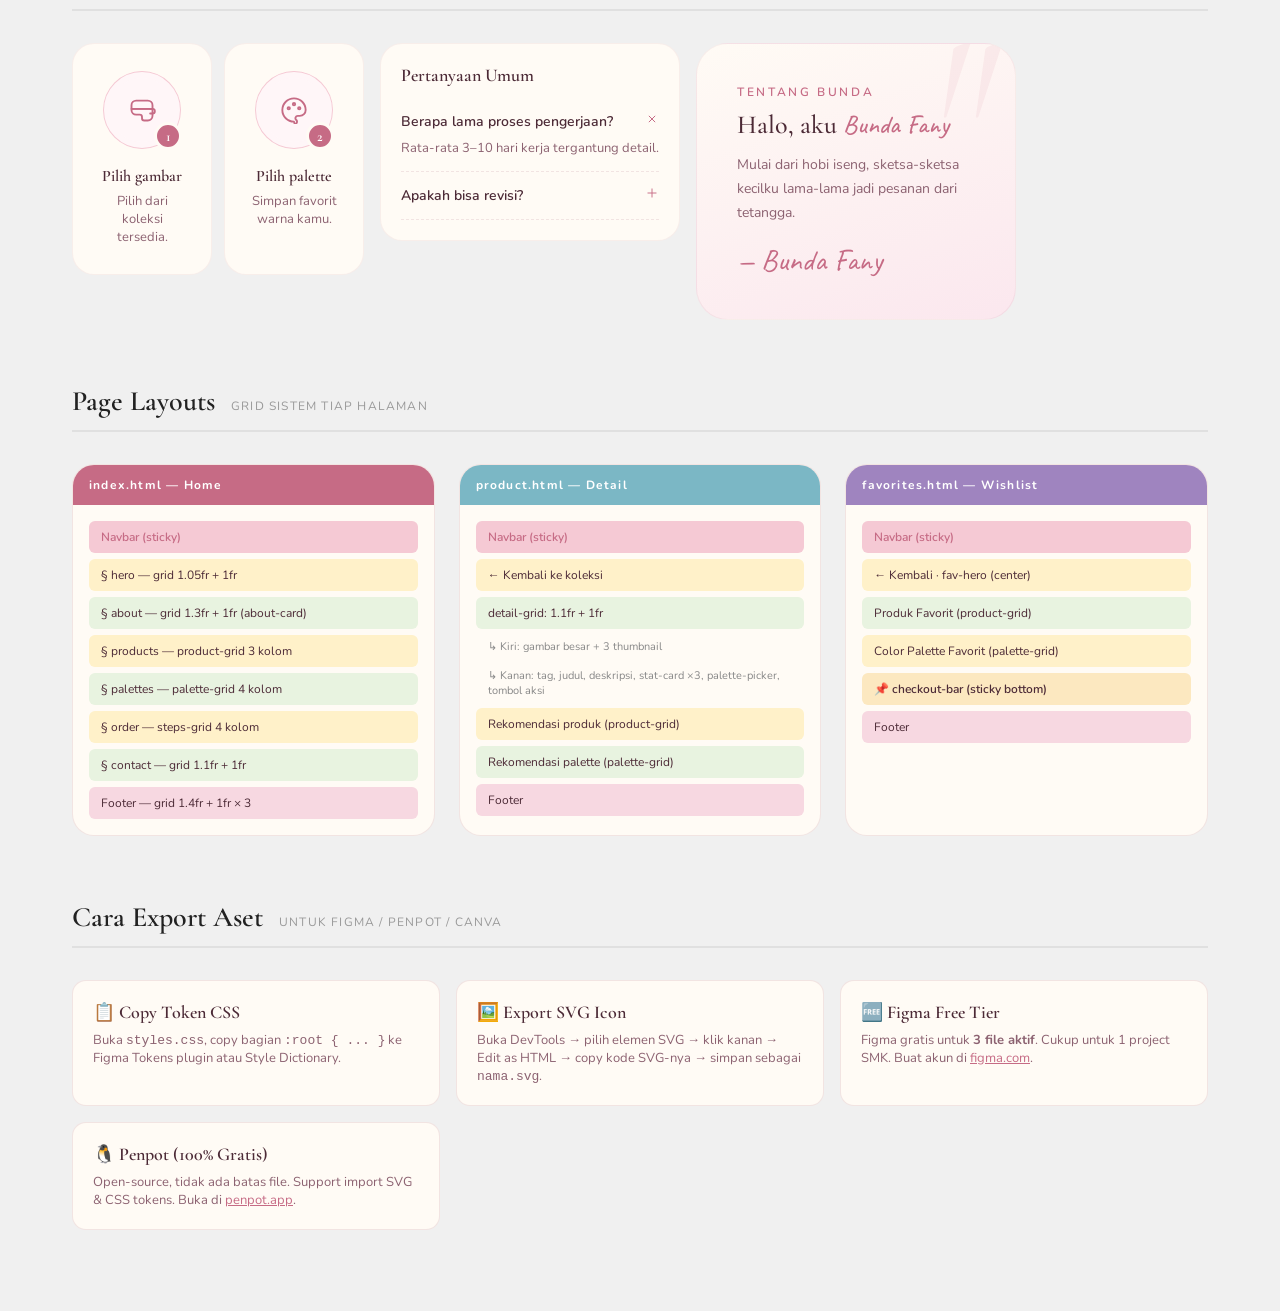
<file: design-guide.html>
<!DOCTYPE html>
<html lang="id">
<head>
<meta charset="UTF-8"/>
<meta name="viewport" content="width=device-width, initial-scale=1.0"/>
<title>Design Guide — Galerinya Fany</title>
<link rel="preconnect" href="https://fonts.googleapis.com"/>
<link rel="preconnect" href="https://fonts.gstatic.com" crossorigin/>
<link href="https://fonts.googleapis.com/css2?family=Caveat:wght@500;600;700&family=Cormorant+Garamond:ital,wght@0,400;0,500;0,600;0,700;1,400;1,500&family=Nunito:wght@300;400;500;600;700&display=swap" rel="stylesheet"/>
<style>
/* ── TOKENS (sama persis dengan styles.css) ── */
:root {
  --bg: #FFF6F8; --bg-2: #FBE7EE; --bg-3: #F7D8E1; --cream: #FFFBF5;
  --primary: #E89BAE; --primary-deep: #C66B85; --primary-soft: #F5C9D4;
  --accent: #B97A8E;
  --text: #4C2A36; --text-soft: #8C6271; --text-mute: #B894A2;
  --line: rgba(184,120,140,0.18); --line-soft: rgba(184,120,140,0.10);
  --shadow-sm: 0 1px 2px rgba(140,70,90,0.06);
  --shadow-md: 0 8px 24px -10px rgba(140,70,90,0.18), 0 2px 6px rgba(140,70,90,0.06);
  --shadow-lg: 0 24px 48px -20px rgba(140,70,90,0.28), 0 4px 12px rgba(140,70,90,0.08);
  --radius: 14px; --radius-lg: 22px; --radius-pill: 999px;
  --font-script: 'Caveat', cursive;
  --font-serif:  'Cormorant Garamond', serif;
  --font-sans:   'Nunito', sans-serif;
}
*  { box-sizing: border-box; margin: 0; padding: 0; }
body { font-family: var(--font-sans); color: var(--text); background: #f0f0f0; }

/* ── LAYOUT GUIDE ── */
.guide-header {
  background: var(--primary-deep); color: #fff;
  padding: 32px 48px; display: flex; align-items: center; justify-content: space-between;
  gap: 24px; flex-wrap: wrap;
}
.guide-header h1 { font-family: var(--font-script); font-size: 36px; font-weight: 700; }
.guide-header p  { font-size: 13px; opacity: 0.75; margin-top: 4px; }
.guide-nav {
  position: sticky; top: 0; z-index: 10;
  background: #fff; border-bottom: 1px solid #e0e0e0;
  display: flex; gap: 0; overflow-x: auto; padding: 0 32px;
}
.guide-nav a {
  display: inline-block; padding: 14px 18px;
  font-size: 13px; font-weight: 600; color: #666;
  text-decoration: none; white-space: nowrap;
  border-bottom: 2px solid transparent;
  transition: all 0.15s;
}
.guide-nav a:hover { color: var(--primary-deep); border-color: var(--primary-soft); }
.guide-body { max-width: 1200px; margin: 0 auto; padding: 48px 32px 80px; }

.section-head {
  display: flex; align-items: baseline; gap: 16px;
  border-bottom: 2px solid #e0e0e0; padding-bottom: 12px;
  margin: 64px 0 32px;
}
.section-head:first-child { margin-top: 0; }
.section-head h2 { font-family: var(--font-serif); font-size: 28px; font-weight: 600; color: #222; }
.section-head span { font-size: 12px; color: #999; letter-spacing: 0.1em; text-transform: uppercase; }

.row  { display: flex; gap: 16px; flex-wrap: wrap; margin-bottom: 24px; align-items: flex-start; }
.col  { flex: 1; min-width: 200px; }

/* label di bawah setiap elemen */
.label {
  margin-top: 8px; font-size: 11px; color: #999;
  font-family: 'Courier New', monospace; text-align: center;
}

/* ── COLOR SWATCHES ── */
.swatch-row { display: flex; flex-wrap: wrap; gap: 12px; }
.swatch {
  width: 80px;
  border-radius: 10px; overflow: hidden;
  box-shadow: var(--shadow-sm);
}
.swatch-color { height: 60px; }
.swatch-info  { background: #fff; padding: 6px 8px; }
.swatch-name  { font-size: 10px; font-weight: 700; color: #333; }
.swatch-hex   { font-size: 10px; color: #888; font-family: monospace; }

/* ── TYPOGRAPHY ── */
.type-specimen { background: var(--cream); border-radius: var(--radius); padding: 24px 28px; border: 1px solid var(--line); margin-bottom: 12px; }

/* ── BUTTONS ── */
.btn { display: inline-flex; align-items: center; gap: 8px; padding: 14px 24px; border-radius: var(--radius-pill); font-family: var(--font-sans); font-weight: 600; font-size: 14px; transition: all 0.2s; border: 1px solid transparent; cursor: pointer; letter-spacing: 0.01em; }
.btn-primary { background: var(--primary-deep); color: #fff; box-shadow: 0 8px 20px -6px rgba(198,107,133,0.5); }
.btn-primary:hover { background: #B05A74; transform: translateY(-1px); }
.btn-ghost { background: rgba(255,255,255,0.7); color: var(--primary-deep); border-color: var(--primary-soft); }
.btn-ghost:hover { background: #fff; border-color: var(--primary); }
.btn-wa { background: #25D366; color: #fff; }
.btn-wa:hover { background: #1FB857; transform: translateY(-1px); }
.btn-sm { padding: 9px 16px; font-size: 13px; }
.btn-outline { background: transparent; color: var(--text-soft); border-color: var(--line); }
.btn-outline:hover { border-color: var(--primary-soft); color: var(--primary-deep); }

/* ── BADGES & TAGS ── */
.badge-pill  { display: inline-block; padding: 4px 12px; border-radius: var(--radius-pill); font-size: 11px; font-weight: 700; letter-spacing: 0.08em; text-transform: uppercase; }
.badge-pink  { background: var(--primary-soft); color: var(--primary-deep); }
.badge-green { background: #E8F3E0; color: #5A8E5C; }
.badge-cream { background: var(--cream); color: var(--text-soft); border: 1px solid var(--line); }
.badge-dark  { background: var(--text); color: var(--cream); }

/* ── CARD ── */
.card {
  background: var(--cream); border-radius: var(--radius-lg);
  border: 1px solid var(--line-soft); overflow: hidden;
  box-shadow: var(--shadow-sm); transition: all 0.25s;
}
.card:hover { transform: translateY(-4px); box-shadow: var(--shadow-lg); border-color: var(--primary-soft); }
.card-img { aspect-ratio: 1/1; background: var(--bg-2); overflow: hidden; }
.card-body { padding: 18px 20px 22px; }
.card-title { font-family: var(--font-serif); font-size: 21px; font-weight: 600; color: var(--text); }
.card-meta  { display: flex; justify-content: space-between; align-items: center; margin-top: 10px; }
.card-price { font-family: var(--font-serif); font-size: 18px; font-weight: 600; color: var(--primary-deep); }
.card-dur   { font-size: 12px; color: var(--text-soft); }

/* ── PALETTE CARD ── */
.pal-card { background: var(--cream); border-radius: var(--radius); padding: 16px; border: 1px solid var(--line-soft); }
.pal-swatches { display: flex; border-radius: 10px; overflow: hidden; height: 60px; box-shadow: inset 0 0 0 1px var(--line-soft); }
.pal-swatch { flex: 1; }
.pal-name { font-family: var(--font-serif); font-size: 17px; font-weight: 600; margin: 12px 0 4px; color: var(--text); }
.pal-tag  { font-size: 12px; color: var(--text-soft); }

/* ── INPUT ── */
.inp-group { display: flex; flex-direction: column; gap: 6px; }
.inp-label { font-size: 11px; letter-spacing: 0.1em; text-transform: uppercase; color: var(--text-mute); font-weight: 600; }
input[type=text], textarea, select {
  width: 100%; padding: 12px 14px;
  border: 1.5px solid var(--line); border-radius: var(--radius);
  background: var(--bg); font-family: var(--font-sans); font-size: 14px; color: var(--text);
  outline: none; transition: border-color 0.15s;
}
input:focus, textarea:focus { border-color: var(--primary-deep); background: #fff; }

/* ── ICON GRID ── */
.icon-grid { display: flex; flex-wrap: wrap; gap: 8px; }
.icon-item {
  display: flex; flex-direction: column; align-items: center; gap: 6px;
  background: var(--cream); border: 1px solid var(--line); border-radius: var(--radius);
  padding: 14px 12px; width: 90px; cursor: default;
  transition: all 0.15s;
}
.icon-item:hover { border-color: var(--primary-soft); box-shadow: var(--shadow-sm); }
.icon-item span { font-size: 10px; color: var(--text-mute); text-align: center; }

/* ── SPACING ── */
.spacing-row { display: flex; flex-wrap: wrap; gap: 12px; align-items: flex-end; }
.sp-item { display: flex; flex-direction: column; align-items: center; gap: 6px; }
.sp-box  { background: var(--primary-soft); border-radius: 4px; }
.sp-lbl  { font-size: 11px; color: #666; font-family: monospace; }

/* ── SHADOW ── */
.shadow-demo { background: var(--cream); border-radius: var(--radius); padding: 24px 20px; text-align: center; }

/* ── RADIUS ── */
.radius-demo { background: var(--primary-soft); width: 80px; height: 80px; display: flex; align-items: center; justify-content: center; font-size: 11px; color: var(--primary-deep); font-weight: 600; }

/* ── PRODUCT ART GRID ── */
.art-grid { display: grid; grid-template-columns: repeat(auto-fill, minmax(140px, 1fr)); gap: 16px; }
.art-item { border-radius: var(--radius); overflow: hidden; border: 1px solid var(--line); aspect-ratio: 1/1; }

/* ── FAQ ITEM ── */
.faq-item { border-bottom: 1px dashed var(--line); padding: 14px 0; cursor: pointer; }
.faq-q { display: flex; justify-content: space-between; align-items: center; font-weight: 600; font-size: 14px; }
.faq-q svg { color: var(--primary-deep); }
.faq-a { max-height: 0; overflow: hidden; transition: max-height 0.25s; font-size: 13px; color: var(--text-soft); }
.faq-item.open .faq-a { max-height: 200px; margin-top: 8px; }
.faq-item.open .faq-q svg { transform: rotate(45deg); }

/* ── STEP CARD ── */
.step-card { background: var(--cream); border: 1px solid var(--line-soft); border-radius: var(--radius-lg); padding: 28px 22px; text-align: center; }
.step-num  { width: 76px; height: 76px; margin: 0 auto 18px; border-radius: 50%; background: var(--bg); border: 6px solid var(--bg); box-shadow: 0 0 0 1px var(--primary-soft); color: var(--primary-deep); display: inline-flex; align-items: center; justify-content: center; position: relative; }
.step-num .badge-num { position: absolute; bottom: -8px; right: -8px; width: 28px; height: 28px; background: var(--primary-deep); color: #fff; border-radius: 50%; font-size: 14px; display: flex; align-items: center; justify-content: center; border: 3px solid var(--cream); font-family: var(--font-serif); font-weight: 600; }

/* ── ABOUT CARD ── */
.about-card { background: linear-gradient(160deg, var(--cream) 0%, var(--bg-2) 100%); border: 1px solid var(--line-soft); border-radius: 32px; padding: 40px; position: relative; overflow: hidden; }
.about-card::before { content: '"'; position: absolute; top: -40px; right: 20px; font-family: var(--font-serif); font-size: 220px; color: rgba(198,107,133,0.08); font-style: italic; line-height: 1; }

/* ── INFO ROW ── */
.info-row  { display: flex; gap: 14px; padding: 14px 0; border-bottom: 1px dashed var(--line); align-items: flex-start; }
.info-row:last-child { border-bottom: none; }
.info-icon { width: 36px; height: 36px; border-radius: 10px; background: var(--primary-soft); color: var(--primary-deep); display: inline-flex; align-items: center; justify-content: center; flex-shrink: 0; }
.info-label { font-size: 11px; letter-spacing: 0.12em; text-transform: uppercase; color: var(--text-mute); margin-bottom: 2px; }
.info-value { font-size: 14px; color: var(--text); font-weight: 500; }

/* ── HERO EYEBROW ── */
.hero-eyebrow { display: inline-flex; align-items: center; gap: 8px; padding: 6px 14px; background: rgba(255,255,255,0.7); border: 1px solid var(--primary-soft); border-radius: 999px; font-size: 12px; font-weight: 600; letter-spacing: 0.16em; text-transform: uppercase; color: var(--primary-deep); }

/* ── CHECKOUT BAR ── */
.checkout-bar { background: var(--cream); border: 1px solid var(--primary-soft); border-radius: var(--radius-lg); padding: 18px 20px; display: flex; align-items: center; gap: 16px; box-shadow: var(--shadow-lg); }
.checkout-bar .count { font-family: var(--font-serif); font-size: 20px; font-weight: 600; }
.checkout-bar .lbl   { font-size: 12px; color: var(--text-soft); letter-spacing: 0.08em; text-transform: uppercase; }

/* ── SEARCH ROW ── */
.search-row { display: flex; gap: 12px; align-items: center; background: var(--cream); border: 1px solid var(--line); border-radius: var(--radius-pill); padding: 4px 4px 4px 18px; box-shadow: var(--shadow-sm); }
.search-row input { flex: 1; border: none; outline: none; padding: 12px 6px; background: transparent; font-family: inherit; font-size: 15px; color: var(--text); }

/* ── TOAST ── */
.toast-demo { background: var(--text); color: var(--cream); padding: 12px 22px; border-radius: var(--radius-pill); font-size: 14px; font-weight: 500; box-shadow: var(--shadow-lg); display: inline-block; }

/* ── MODAL ── */
.modal-demo { background: var(--cream); border-radius: 24px; padding: 32px; max-width: 400px; box-shadow: var(--shadow-lg); position: relative; border: 1px solid var(--line-soft); }
.modal-demo h3 { font-family: var(--font-serif); font-size: 24px; font-weight: 600; margin-bottom: 8px; }
.modal-demo p  { font-size: 13px; color: var(--text-soft); margin-bottom: 16px; }

/* ── TABS ── */
.tab-pills { display: flex; gap: 8px; }
.tab-pill { padding: 9px 18px; border-radius: var(--radius-pill); font-size: 13px; font-weight: 600; color: var(--text-soft); background: rgba(255,255,255,0.6); border: 1px solid var(--line); transition: all 0.15s; cursor: pointer; }
.tab-pill:hover { color: var(--primary-deep); border-color: var(--primary-soft); }
.tab-pill.active { background: var(--primary-deep); color: #fff; border-color: var(--primary-deep); }

/* ── EYEBROW ── */
.eyebrow { font-family: var(--font-sans); font-size: 12px; letter-spacing: 0.22em; text-transform: uppercase; color: var(--primary-deep); font-weight: 600; }
.section-title { font-family: var(--font-serif); font-weight: 500; font-size: 48px; line-height: 1.1; letter-spacing: -0.01em; color: var(--text); margin: 12px 0 16px; }
.section-title em { font-family: var(--font-script); font-style: normal; color: var(--primary-deep); font-size: 1.25em; font-weight: 600; }
.section-sub { font-size: 17px; color: var(--text-soft); max-width: 580px; }

/* ── STAT CARD ── */
.stat-card { background: var(--bg); border: 1px solid var(--line-soft); border-radius: var(--radius); padding: 14px; }
.stat-card .lbl { font-size: 11px; letter-spacing: 0.1em; text-transform: uppercase; color: var(--text-mute); margin-bottom: 2px; margin-top: 8px; }
.stat-card .val { font-family: var(--font-serif); font-size: 17px; font-weight: 600; color: var(--text); }
</style>
</head>
<body>

<!-- HEADER -->
<div class="guide-header">
  <div>
    <h1>Galerinya Fany — Design Guide</h1>
    <p>Style guide & komponen library · dipakai oleh index.html · product.html · favorites.html</p>
  </div>
  <div style="font-size:13px;opacity:0.7">
    📁 File terkait: <code>styles.css</code> · <code>shared.js</code>
  </div>
</div>

<!-- NAVIGASI CEPAT -->
<nav class="guide-nav">
  <a href="#sec-tokens">🎨 Tokens</a>
  <a href="#sec-colors">Colors</a>
  <a href="#sec-type">Typography</a>
  <a href="#sec-spacing">Spacing</a>
  <a href="#sec-icons">Icons</a>
  <a href="#sec-buttons">Buttons</a>
  <a href="#sec-inputs">Inputs</a>
  <a href="#sec-cards">Cards</a>
  <a href="#sec-palettes">Palettes</a>
  <a href="#sec-art">Product Art</a>
  <a href="#sec-components">Components</a>
  <a href="#sec-pages">Page Layouts</a>
</nav>

<div class="guide-body">

<!-- ══════════════ DESIGN TOKENS ══════════════ -->
<div class="section-head" id="sec-tokens">
  <h2>Design Tokens</h2>
  <span>CSS Variables — :root</span>
</div>
<div style="background:var(--cream);border-radius:var(--radius);padding:24px;border:1px solid var(--line);font-family:monospace;font-size:13px;line-height:2;color:var(--text-soft)">
  <div><span style="color:#C66B85">--bg</span>: #FFF6F8 &nbsp;&nbsp;<span style="color:#C66B85">--bg-2</span>: #FBE7EE &nbsp;&nbsp;<span style="color:#C66B85">--bg-3</span>: #F7D8E1 &nbsp;&nbsp;<span style="color:#C66B85">--cream</span>: #FFFBF5</div>
  <div><span style="color:#C66B85">--primary</span>: #E89BAE &nbsp;&nbsp;<span style="color:#C66B85">--primary-deep</span>: #C66B85 &nbsp;&nbsp;<span style="color:#C66B85">--primary-soft</span>: #F5C9D4</div>
  <div><span style="color:#C66B85">--text</span>: #4C2A36 &nbsp;&nbsp;<span style="color:#C66B85">--text-soft</span>: #8C6271 &nbsp;&nbsp;<span style="color:#C66B85">--text-mute</span>: #B894A2</div>
  <div><span style="color:#C66B85">--radius</span>: 14px &nbsp;&nbsp;<span style="color:#C66B85">--radius-lg</span>: 22px &nbsp;&nbsp;<span style="color:#C66B85">--radius-pill</span>: 999px</div>
  <div><span style="color:#C66B85">--font-script</span>: Caveat &nbsp;&nbsp;<span style="color:#C66B85">--font-serif</span>: Cormorant Garamond &nbsp;&nbsp;<span style="color:#C66B85">--font-sans</span>: Nunito</div>
</div>

<!-- ══════════════ COLORS ══════════════ -->
<div class="section-head" id="sec-colors">
  <h2>Colors</h2>
  <span>Brand palette</span>
</div>
<div class="swatch-row">
  <!-- Backgrounds -->
  <div class="swatch">
    <div class="swatch-color" style="background:#FFF6F8"></div>
    <div class="swatch-info"><div class="swatch-name">bg</div><div class="swatch-hex">#FFF6F8</div></div>
  </div>
  <div class="swatch">
    <div class="swatch-color" style="background:#FBE7EE"></div>
    <div class="swatch-info"><div class="swatch-name">bg-2</div><div class="swatch-hex">#FBE7EE</div></div>
  </div>
  <div class="swatch">
    <div class="swatch-color" style="background:#F7D8E1"></div>
    <div class="swatch-info"><div class="swatch-name">bg-3</div><div class="swatch-hex">#F7D8E1</div></div>
  </div>
  <div class="swatch">
    <div class="swatch-color" style="background:#FFFBF5"></div>
    <div class="swatch-info"><div class="swatch-name">cream</div><div class="swatch-hex">#FFFBF5</div></div>
  </div>
  <!-- Primary -->
  <div class="swatch">
    <div class="swatch-color" style="background:#F5C9D4"></div>
    <div class="swatch-info"><div class="swatch-name">primary-soft</div><div class="swatch-hex">#F5C9D4</div></div>
  </div>
  <div class="swatch">
    <div class="swatch-color" style="background:#E89BAE"></div>
    <div class="swatch-info"><div class="swatch-name">primary</div><div class="swatch-hex">#E89BAE</div></div>
  </div>
  <div class="swatch">
    <div class="swatch-color" style="background:#C66B85"></div>
    <div class="swatch-info"><div class="swatch-name">primary-deep</div><div class="swatch-hex">#C66B85</div></div>
  </div>
  <div class="swatch">
    <div class="swatch-color" style="background:#B97A8E"></div>
    <div class="swatch-info"><div class="swatch-name">accent</div><div class="swatch-hex">#B97A8E</div></div>
  </div>
  <!-- Text -->
  <div class="swatch">
    <div class="swatch-color" style="background:#B894A2"></div>
    <div class="swatch-info"><div class="swatch-name">text-mute</div><div class="swatch-hex">#B894A2</div></div>
  </div>
  <div class="swatch">
    <div class="swatch-color" style="background:#8C6271"></div>
    <div class="swatch-info"><div class="swatch-name">text-soft</div><div class="swatch-hex">#8C6271</div></div>
  </div>
  <div class="swatch">
    <div class="swatch-color" style="background:#4C2A36"></div>
    <div class="swatch-info"><div class="swatch-name">text</div><div class="swatch-hex">#4C2A36</div></div>
  </div>
  <!-- Accent green -->
  <div class="swatch">
    <div class="swatch-color" style="background:#8FBE7E"></div>
    <div class="swatch-info"><div class="swatch-name">leaf green</div><div class="swatch-hex">#8FBE7E</div></div>
  </div>
  <div class="swatch">
    <div class="swatch-color" style="background:#25D366"></div>
    <div class="swatch-info"><div class="swatch-name">whatsapp</div><div class="swatch-hex">#25D366</div></div>
  </div>
</div>

<!-- ══════════════ TYPOGRAPHY ══════════════ -->
<div class="section-head" id="sec-type">
  <h2>Typography</h2>
  <span>3 font families</span>
</div>

<div class="row">
  <div class="col">
    <div class="type-specimen">
      <div style="font-size:11px;letter-spacing:0.15em;text-transform:uppercase;color:var(--text-mute);margin-bottom:12px">SCRIPT — Caveat (handwriting)</div>
      <div style="font-family:'Caveat',cursive;font-size:48px;font-weight:700;color:var(--primary-deep);line-height:1.1">dari hati Bunda</div>
      <div style="font-family:'Caveat',cursive;font-size:32px;font-weight:600;color:var(--primary-deep);margin-top:8px">— Bunda Fany</div>
      <div style="font-family:'Caveat',cursive;font-size:22px;font-weight:500;color:var(--text-soft);margin-top:4px">made with love</div>
    </div>
    <div class="label">--font-script · dipakai: logo, signature, aksen heading</div>
  </div>
  <div class="col">
    <div class="type-specimen">
      <div style="font-size:11px;letter-spacing:0.15em;text-transform:uppercase;color:var(--text-mute);margin-bottom:12px">SERIF — Cormorant Garamond</div>
      <div style="font-family:'Cormorant Garamond',serif;font-size:44px;font-weight:500;color:var(--text);line-height:1.1">Custom Family<br/><em>Portrait</em></div>
      <div style="font-family:'Cormorant Garamond',serif;font-size:24px;font-weight:600;color:var(--text);margin-top:8px">Halo, aku Bunda Fany</div>
      <div style="font-family:'Cormorant Garamond',serif;font-size:18px;font-weight:400;color:var(--primary-deep);margin-top:4px">Rp 185.000 · Bestseller</div>
    </div>
    <div class="label">--font-serif · dipakai: heading, harga, judul kartu</div>
  </div>
  <div class="col">
    <div class="type-specimen">
      <div style="font-size:11px;letter-spacing:0.15em;text-transform:uppercase;color:var(--text-mute);margin-bottom:12px">SANS — Nunito</div>
      <div style="font-family:'Nunito',sans-serif;font-size:17px;font-weight:400;color:var(--text-soft);line-height:1.6">Tiap garis dan goresan dibuat Bunda satu per satu di studio kecilnya. Pilih gambarnya, padu-padankan dengan color palette favoritmu.</div>
      <div style="font-size:14px;font-weight:600;color:var(--text);margin-top:12px">Bold 600 — label, tombol</div>
      <div style="font-size:12px;letter-spacing:0.2em;text-transform:uppercase;color:var(--primary-deep);font-weight:600;margin-top:4px">EYEBROW · UPPERCASE</div>
    </div>
    <div class="label">--font-sans · dipakai: body text, tombol, label</div>
  </div>
</div>

<div style="background:var(--cream);border-radius:var(--radius);padding:24px;border:1px solid var(--line);margin-bottom:8px">
  <div style="display:grid;grid-template-columns:repeat(auto-fill,minmax(200px,1fr));gap:12px">
    <div>
      <div class="eyebrow" style="margin-bottom:8px">eyebrow</div>
      <code style="font-size:11px;color:#888">.eyebrow — 12px 600 0.22em caps</code>
    </div>
    <div>
      <div class="section-title" style="font-size:28px;margin:0">Section <em>Title</em></div>
      <code style="font-size:11px;color:#888">.section-title — serif 48px 500</code>
    </div>
    <div>
      <div class="hero-eyebrow" style="display:inline-flex">✦ Studio handmade</div>
      <code style="font-size:11px;color:#888;display:block;margin-top:8px">.hero-eyebrow — pill badge</code>
    </div>
    <div>
      <div style="font-family:var(--font-serif);font-size:22px;font-weight:500">h2 Subheading</div>
      <code style="font-size:11px;color:#888">serif 22–44px weight 500</code>
    </div>
  </div>
</div>

<!-- ══════════════ SPACING ══════════════ -->
<div class="section-head" id="sec-spacing">
  <h2>Spacing</h2>
  <span>Scale 4px base</span>
</div>
<div class="spacing-row">
  <div class="sp-item"><div class="sp-box" style="width:4px;height:16px"></div><div class="sp-lbl">4px</div></div>
  <div class="sp-item"><div class="sp-box" style="width:8px;height:16px"></div><div class="sp-lbl">8px</div></div>
  <div class="sp-item"><div class="sp-box" style="width:12px;height:16px"></div><div class="sp-lbl">12px</div></div>
  <div class="sp-item"><div class="sp-box" style="width:16px;height:16px"></div><div class="sp-lbl">16px</div></div>
  <div class="sp-item"><div class="sp-box" style="width:20px;height:16px"></div><div class="sp-lbl">20px</div></div>
  <div class="sp-item"><div class="sp-box" style="width:24px;height:16px"></div><div class="sp-lbl">24px</div></div>
  <div class="sp-item"><div class="sp-box" style="width:32px;height:16px"></div><div class="sp-lbl">32px</div></div>
  <div class="sp-item"><div class="sp-box" style="width:40px;height:16px"></div><div class="sp-lbl">40px</div></div>
  <div class="sp-item"><div class="sp-box" style="width:48px;height:16px"></div><div class="sp-lbl">48px</div></div>
  <div class="sp-item"><div class="sp-box" style="width:56px;height:16px"></div><div class="sp-lbl">56px</div></div>
  <div class="sp-item"><div class="sp-box" style="width:64px;height:16px"></div><div class="sp-lbl">64px</div></div>
  <div class="sp-item"><div class="sp-box" style="width:96px;height:16px"></div><div class="sp-lbl">96px (section)</div></div>
</div>

<div class="row" style="margin-top:24px">
  <div>
    <div style="font-size:12px;color:#888;margin-bottom:8px;font-weight:600">Border Radius</div>
    <div style="display:flex;gap:16px;flex-wrap:wrap;align-items:center">
      <div style="text-align:center"><div class="radius-demo" style="border-radius:4px">4px</div></div>
      <div style="text-align:center"><div class="radius-demo" style="border-radius:var(--radius)">14px</div></div>
      <div style="text-align:center"><div class="radius-demo" style="border-radius:var(--radius-lg)">22px</div></div>
      <div style="text-align:center"><div class="radius-demo" style="border-radius:32px">32px</div></div>
      <div style="text-align:center"><div class="radius-demo" style="border-radius:50%;width:80px;height:80px">50%</div></div>
    </div>
  </div>
  <div>
    <div style="font-size:12px;color:#888;margin-bottom:8px;font-weight:600">Shadows</div>
    <div style="display:flex;gap:16px;flex-wrap:wrap">
      <div style="text-align:center"><div class="shadow-demo" style="box-shadow:var(--shadow-sm);width:90px">sm</div><div class="label">shadow-sm</div></div>
      <div style="text-align:center"><div class="shadow-demo" style="box-shadow:var(--shadow-md);width:90px">md</div><div class="label">shadow-md</div></div>
      <div style="text-align:center"><div class="shadow-demo" style="box-shadow:var(--shadow-lg);width:90px">lg</div><div class="label">shadow-lg</div></div>
    </div>
  </div>
</div>

<!-- ══════════════ ICONS ══════════════ -->
<div class="section-head" id="sec-icons">
  <h2>Icons</h2>
  <span>icon(name, size) — SVG inline · dirender dari shared.js</span>
</div>
<div class="icon-grid" id="icon-grid">
  <!-- diisi JS -->
</div>

<!-- ══════════════ BUTTONS ══════════════ -->
<div class="section-head" id="sec-buttons">
  <h2>Buttons</h2>
  <span>5 varian</span>
</div>
<div class="row" style="align-items:center">
  <div style="text-align:center"><button class="btn btn-primary">btn-primary</button><div class="label">.btn-primary</div></div>
  <div style="text-align:center"><button class="btn btn-ghost">btn-ghost</button><div class="label">.btn-ghost</div></div>
  <div style="text-align:center"><button class="btn btn-wa">btn-wa</button><div class="label">.btn-wa · #25D366</div></div>
  <div style="text-align:center"><button class="btn btn-outline">btn-outline</button><div class="label">.btn-outline</div></div>
  <div style="text-align:center"><button class="btn btn-primary btn-sm">btn-sm</button><div class="label">.btn-sm · padding 9/16</div></div>
</div>
<div style="margin-top:16px">
  <div style="font-size:12px;color:#888;margin-bottom:8px;font-weight:600">Badges & Tags</div>
  <div class="row" style="align-items:center;gap:8px">
    <div style="text-align:center"><span class="badge-pill badge-pink">Bestseller</span><div class="label">badge-pink</div></div>
    <div style="text-align:center"><span class="badge-pill badge-green">New</span><div class="label">badge-green</div></div>
    <div style="text-align:center"><span class="badge-pill badge-cream">Premium</span><div class="label">badge-cream</div></div>
    <div style="text-align:center"><span class="badge-pill badge-dark">Limited</span><div class="label">badge-dark</div></div>
    <div style="text-align:center"><div class="tab-pills"><button class="tab-pill active">Semua</button><button class="tab-pill">Gambar</button><button class="tab-pill">Gantungan</button></div><div class="label">.tab-pill</div></div>
  </div>
</div>

<!-- ══════════════ INPUTS ══════════════ -->
<div class="section-head" id="sec-inputs">
  <h2>Inputs</h2>
  <span>Form controls</span>
</div>
<div class="row">
  <div class="col">
    <div class="inp-group">
      <label class="inp-label">Nama Kamu</label>
      <input type="text" placeholder="Misalnya: Hanna"/>
    </div>
    <div class="label">input text</div>
  </div>
  <div class="col">
    <div class="inp-group">
      <label class="inp-label">Catatan / Request</label>
      <textarea rows="3" placeholder="Cerita sedikit..."></textarea>
    </div>
    <div class="label">textarea</div>
  </div>
  <div class="col">
    <div class="search-row">
      <span id="ico-search-demo" style="color:var(--text-mute)"></span>
      <input type="text" placeholder="Cari palette…"/>
    </div>
    <div class="label">.search-row — pill search</div>
  </div>
</div>

<!-- ══════════════ CARDS ══════════════ -->
<div class="section-head" id="sec-cards">
  <h2>Cards</h2>
  <span>Product card, Stat card, About card, Checkout bar</span>
</div>
<div class="row">
  <!-- Product card -->
  <div style="max-width:220px">
    <div class="card">
      <div class="card-img" id="card-art-demo"></div>
      <div class="card-body">
        <h3 class="card-title">Custom Family Portrait</h3>
        <div class="card-meta">
          <span class="card-price">Rp 185.000</span>
          <span class="card-dur">5–7 hari</span>
        </div>
      </div>
    </div>
    <div class="label">.product-card</div>
  </div>

  <!-- Stat cards -->
  <div>
    <div style="display:grid;grid-template-columns:repeat(3,1fr);gap:10px;width:320px">
      <div class="stat-card"><div class="info-icon" id="ico-stat-1"></div><div class="lbl">Durasi</div><div class="val">5–7 hari</div></div>
      <div class="stat-card"><div class="info-icon" id="ico-stat-2"></div><div class="lbl">Ukuran</div><div class="val">A4 / A5</div></div>
      <div class="stat-card"><div class="info-icon" id="ico-stat-3"></div><div class="lbl">Teknik</div><div class="val">Watercolor</div></div>
    </div>
    <div class="label">.stat-card — 3 kolom di product detail</div>
  </div>

  <!-- Info rows -->
  <div style="background:var(--cream);border-radius:var(--radius-lg);padding:20px;border:1px solid var(--line-soft);width:280px">
    <div class="info-row">
      <div class="info-icon" id="ico-pin-demo"></div>
      <div><div class="info-label">Alamat</div><div class="info-value">Jl. Mawar No. 12</div></div>
    </div>
    <div class="info-row">
      <div class="info-icon" id="ico-wa-demo"></div>
      <div><div class="info-label">WhatsApp</div><div class="info-value">+62 812-3456-7890</div></div>
    </div>
    <div class="info-row">
      <div class="info-icon" id="ico-mail-demo"></div>
      <div><div class="info-label">Email</div><div class="info-value">halo@galerinya-fany.id</div></div>
    </div>
  </div>
</div>

<div style="margin-top:16px;max-width:560px">
  <div class="checkout-bar">
    <div><div class="count">3 produk · 2 palette</div><div class="lbl">Siap dikirim ke Bunda</div></div>
    <button class="btn btn-wa btn-sm" id="ico-btn-wa"></button>
  </div>
  <div class="label">.checkout-bar — sticky bottom di favorites.html</div>
</div>

<!-- Modal preview -->
<div style="margin-top:24px;display:flex;gap:24px;flex-wrap:wrap;align-items:flex-start">
  <div>
    <div class="modal-demo">
      <button style="position:absolute;top:12px;right:12px;background:none;border:none;cursor:pointer;color:var(--text-soft)" id="ico-modal-close"></button>
      <h3>Kirim pesanan ke WhatsApp</h3>
      <p>Bunda akan balas dalam beberapa jam kerja.</p>
      <div style="background:var(--bg);border-radius:var(--radius);padding:12px;margin-bottom:12px;border:1px solid var(--line-soft);font-size:13px">
        <div style="font-size:11px;text-transform:uppercase;letter-spacing:0.1em;color:var(--text-mute);margin-bottom:6px">Produk (1)</div>
        <div>• Family Portrait <span style="color:var(--text-mute)">· Rp 185.000</span></div>
      </div>
      <div class="inp-group" style="margin-bottom:10px"><label class="inp-label">Nama Kamu</label><input type="text" placeholder="Misalnya: Hanna"/></div>
      <button class="btn btn-wa" style="width:100%;justify-content:center" id="ico-btn-wa-modal"></button>
    </div>
    <div class="label">.modal — WhatsApp checkout</div>
  </div>

  <div>
    <div class="toast-demo" id="toast-demo"></div>
    <div class="label">.toast — notifikasi bawah layar</div>
  </div>
</div>

<!-- ══════════════ COLOR PALETTES ══════════════ -->
<div class="section-head" id="sec-palettes">
  <h2>Color Palettes</h2>
  <span>12 palette · data dari shared.js</span>
</div>
<div style="display:grid;grid-template-columns:repeat(auto-fill,minmax(180px,1fr));gap:14px" id="palette-grid">
  <!-- diisi JS -->
</div>

<!-- ══════════════ PRODUCT ART ══════════════ -->
<div class="section-head" id="sec-art">
  <h2>Product Art SVG</h2>
  <span>9 motif · productArtSVG(product, large?) dari shared.js</span>
</div>
<div class="art-grid" id="art-grid">
  <!-- diisi JS -->
</div>

<!-- ══════════════ COMPONENTS ══════════════ -->
<div class="section-head" id="sec-components">
  <h2>Components</h2>
  <span>Step card, FAQ, About card, Hero eyebrow</span>
</div>
<div class="row">
  <!-- Step cards -->
  <div style="display:grid;grid-template-columns:repeat(2,140px);gap:12px">
    <div class="step-card">
      <div class="step-num" id="ico-step-1"><div class="badge-num">1</div></div>
      <h3 style="font-family:var(--font-serif);font-size:16px;font-weight:600;margin:0 0 6px">Pilih gambar</h3>
      <p style="font-size:13px;color:var(--text-soft);margin:0">Pilih dari koleksi tersedia.</p>
    </div>
    <div class="step-card">
      <div class="step-num" id="ico-step-2"><div class="badge-num">2</div></div>
      <h3 style="font-family:var(--font-serif);font-size:16px;font-weight:600;margin:0 0 6px">Pilih palette</h3>
      <p style="font-size:13px;color:var(--text-soft);margin:0">Simpan favorit warna kamu.</p>
    </div>
  </div>

  <!-- FAQ -->
  <div style="background:var(--cream);border-radius:var(--radius-lg);padding:20px;border:1px solid var(--line-soft);min-width:280px;max-width:360px">
    <div style="font-family:var(--font-serif);font-size:18px;font-weight:600;margin-bottom:12px">Pertanyaan Umum</div>
    <div class="faq-item open" onclick="this.classList.toggle('open')">
      <div class="faq-q"><span>Berapa lama proses pengerjaan?</span><span id="ico-faq-plus"></span></div>
      <div class="faq-a">Rata-rata 3–10 hari kerja tergantung detail.</div>
    </div>
    <div class="faq-item" onclick="this.classList.toggle('open')">
      <div class="faq-q"><span>Apakah bisa revisi?</span><span id="ico-faq-plus2"></span></div>
      <div class="faq-a">Bisa, satu kali revisi gratis di tahap sketsa.</div>
    </div>
  </div>

  <!-- About card mini -->
  <div class="about-card" style="max-width:320px">
    <div class="eyebrow">Tentang Bunda</div>
    <h2 style="font-family:var(--font-serif);font-size:26px;font-weight:500;margin:8px 0 12px;color:var(--text)">Halo, aku <em style="font-family:var(--font-script);font-style:normal;color:var(--primary-deep)">Bunda Fany</em></h2>
    <p style="font-size:14px;color:var(--text-soft);line-height:1.7;margin:0">Mulai dari hobi iseng, sketsa-sketsa kecilku lama-lama jadi pesanan dari tetangga.</p>
    <div style="font-family:var(--font-script);font-size:30px;color:var(--primary-deep);margin-top:16px">— Bunda Fany</div>
  </div>
</div>

<!-- ══════════════ PAGE LAYOUTS ══════════════ -->
<div class="section-head" id="sec-pages">
  <h2>Page Layouts</h2>
  <span>Grid sistem tiap halaman</span>
</div>
<div style="display:grid;grid-template-columns:repeat(auto-fill,minmax(280px,1fr));gap:24px">
  <!-- index.html layout -->
  <div style="background:var(--cream);border-radius:var(--radius-lg);border:1px solid var(--line);overflow:hidden">
    <div style="background:var(--primary-deep);color:#fff;padding:12px 16px;font-size:12px;font-weight:700;letter-spacing:0.1em">index.html — Home</div>
    <div style="padding:16px;display:flex;flex-direction:column;gap:6px;font-size:12px">
      <div style="background:var(--primary-soft);border-radius:6px;padding:8px 12px;color:var(--primary-deep);font-weight:600">Navbar (sticky)</div>
      <div style="background:#FFF1C9;border-radius:6px;padding:8px 12px">§ hero — grid 1.05fr + 1fr</div>
      <div style="background:#E8F3E0;border-radius:6px;padding:8px 12px">§ about — grid 1.3fr + 1fr (about-card)</div>
      <div style="background:#FFF1C9;border-radius:6px;padding:8px 12px">§ products — product-grid 3 kolom</div>
      <div style="background:#E8F3E0;border-radius:6px;padding:8px 12px">§ palettes — palette-grid 4 kolom</div>
      <div style="background:#FFF1C9;border-radius:6px;padding:8px 12px">§ order — steps-grid 4 kolom</div>
      <div style="background:#E8F3E0;border-radius:6px;padding:8px 12px">§ contact — grid 1.1fr + 1fr</div>
      <div style="background:var(--bg-3);border-radius:6px;padding:8px 12px">Footer — grid 1.4fr + 1fr × 3</div>
    </div>
  </div>

  <!-- product.html layout -->
  <div style="background:var(--cream);border-radius:var(--radius-lg);border:1px solid var(--line);overflow:hidden">
    <div style="background:#7BB7C5;color:#fff;padding:12px 16px;font-size:12px;font-weight:700;letter-spacing:0.1em">product.html — Detail</div>
    <div style="padding:16px;display:flex;flex-direction:column;gap:6px;font-size:12px">
      <div style="background:var(--primary-soft);border-radius:6px;padding:8px 12px;color:var(--primary-deep);font-weight:600">Navbar (sticky)</div>
      <div style="background:#FFF1C9;border-radius:6px;padding:8px 12px">← Kembali ke koleksi</div>
      <div style="background:#E8F3E0;border-radius:6px;padding:8px 12px">detail-grid: 1.1fr + 1fr</div>
      <div style="padding:4px 12px;font-size:11px;color:#888">↳ Kiri: gambar besar + 3 thumbnail</div>
      <div style="padding:4px 12px;font-size:11px;color:#888">↳ Kanan: tag, judul, deskripsi, stat-card ×3, palette-picker, tombol aksi</div>
      <div style="background:#FFF1C9;border-radius:6px;padding:8px 12px">Rekomendasi produk (product-grid)</div>
      <div style="background:#E8F3E0;border-radius:6px;padding:8px 12px">Rekomendasi palette (palette-grid)</div>
      <div style="background:var(--bg-3);border-radius:6px;padding:8px 12px">Footer</div>
    </div>
  </div>

  <!-- favorites.html layout -->
  <div style="background:var(--cream);border-radius:var(--radius-lg);border:1px solid var(--line);overflow:hidden">
    <div style="background:#9F84BF;color:#fff;padding:12px 16px;font-size:12px;font-weight:700;letter-spacing:0.1em">favorites.html — Wishlist</div>
    <div style="padding:16px;display:flex;flex-direction:column;gap:6px;font-size:12px">
      <div style="background:var(--primary-soft);border-radius:6px;padding:8px 12px;color:var(--primary-deep);font-weight:600">Navbar (sticky)</div>
      <div style="background:#FFF1C9;border-radius:6px;padding:8px 12px">← Kembali · fav-hero (center)</div>
      <div style="background:#E8F3E0;border-radius:6px;padding:8px 12px">Produk Favorit (product-grid)</div>
      <div style="background:#FFF1C9;border-radius:6px;padding:8px 12px">Color Palette Favorit (palette-grid)</div>
      <div style="background:#FCE8C0;border-radius:6px;padding:8px 12px;font-weight:600">📌 checkout-bar (sticky bottom)</div>
      <div style="background:var(--bg-3);border-radius:6px;padding:8px 12px">Footer</div>
    </div>
  </div>
</div>

<!-- ══════════════ ASSET EXPORT INFO ══════════════ -->
<div class="section-head" style="margin-top:64px">
  <h2>Cara Export Aset</h2>
  <span>untuk Figma / Penpot / Canva</span>
</div>
<div style="display:grid;grid-template-columns:repeat(auto-fill,minmax(280px,1fr));gap:16px">
  <div style="background:var(--cream);border-radius:var(--radius);padding:20px;border:1px solid var(--line)">
    <div style="font-family:var(--font-serif);font-size:18px;font-weight:600;margin-bottom:8px">📋 Copy Token CSS</div>
    <p style="font-size:13px;color:var(--text-soft)">Buka <code>styles.css</code>, copy bagian <code>:root { ... }</code> ke Figma Tokens plugin atau Style Dictionary.</p>
  </div>
  <div style="background:var(--cream);border-radius:var(--radius);padding:20px;border:1px solid var(--line)">
    <div style="font-family:var(--font-serif);font-size:18px;font-weight:600;margin-bottom:8px">🖼️ Export SVG Icon</div>
    <p style="font-size:13px;color:var(--text-soft)">Buka DevTools → pilih elemen SVG → klik kanan → Edit as HTML → copy kode SVG-nya → simpan sebagai <code>nama.svg</code>.</p>
  </div>
  <div style="background:var(--cream);border-radius:var(--radius);padding:20px;border:1px solid var(--line)">
    <div style="font-family:var(--font-serif);font-size:18px;font-weight:600;margin-bottom:8px">🆓 Figma Free Tier</div>
    <p style="font-size:13px;color:var(--text-soft)">Figma gratis untuk <strong>3 file aktif</strong>. Cukup untuk 1 project SMK. Buat akun di <a href="https://figma.com" target="_blank" style="color:var(--primary-deep)">figma.com</a>.</p>
  </div>
  <div style="background:var(--cream);border-radius:var(--radius);padding:20px;border:1px solid var(--line)">
    <div style="font-family:var(--font-serif);font-size:18px;font-weight:600;margin-bottom:8px">🐧 Penpot (100% Gratis)</div>
    <p style="font-size:13px;color:var(--text-soft)">Open-source, tidak ada batas file. Support import SVG & CSS tokens. Buka di <a href="https://penpot.app" target="_blank" style="color:var(--primary-deep)">penpot.app</a>.</p>
  </div>
</div>

</div><!-- end guide-body -->

<script src="shared.js"></script>
<script>
// Inject icons ke icon grid
var ICON_NAMES = ['heart','heart-fill','search','whatsapp','instagram','tiktok','shopee','pin','mail','clock','paint','palette','arrow-left','arrow-right','x','plus','sparkle','package','gift','flower'];
var gridEl = document.getElementById('icon-grid');
gridEl.innerHTML = ICON_NAMES.map(function(n) {
  return '<div class="icon-item" style="color:var(--primary-deep)">' +
    icon(n, 24) + '<span>' + n + '</span>' +
  '</div>';
}).join('');

// Inject palette cards
var palGrid = document.getElementById('palette-grid');
palGrid.innerHTML = PALETTES.map(function(p) {
  var sw = p.colors.map(function(c){ return '<div class="pal-swatch" style="background:' + c + '"></div>'; }).join('');
  return '<div class="pal-card">' +
    '<div class="pal-swatches">' + sw + '</div>' +
    '<div class="pal-name">' + p.name + '</div>' +
    '<div class="pal-tag">' + p.tag + '</div>' +
  '</div>';
}).join('');

// Inject product art grid
var artGrid = document.getElementById('art-grid');
artGrid.innerHTML = PRODUCTS.map(function(p) {
  return '<div><div class="art-item">' + productArtSVG(p) + '</div>' +
    '<div class="label">' + p.motif + '</div></div>';
}).join('');

// Inject specific icons
document.getElementById('ico-search-demo').innerHTML = icon('search',18);
document.getElementById('ico-stat-1').innerHTML = icon('clock',16);
document.getElementById('ico-stat-2').innerHTML = icon('package',16);
document.getElementById('ico-stat-3').innerHTML = icon('paint',16);
document.getElementById('ico-pin-demo').innerHTML = icon('pin',18);
document.getElementById('ico-wa-demo').innerHTML  = icon('whatsapp',18);
document.getElementById('ico-mail-demo').innerHTML = icon('mail',18);
document.getElementById('ico-btn-wa').innerHTML   = icon('whatsapp',16) + ' Kirim ke WhatsApp';
document.getElementById('ico-btn-wa-modal').innerHTML = icon('whatsapp',16) + ' Buka WhatsApp';
document.getElementById('ico-modal-close').innerHTML  = icon('x',16);
document.getElementById('ico-faq-plus').innerHTML  = icon('plus',14);
document.getElementById('ico-faq-plus2').innerHTML = icon('plus',14);
document.getElementById('ico-step-1').innerHTML = icon('paint',28) + '<div class="badge-num">1</div>';
document.getElementById('ico-step-2').innerHTML = icon('palette',28) + '<div class="badge-num">2</div>';
document.getElementById('toast-demo').innerHTML = icon('heart-fill',14) + ' Ditambah ke Favorite!';

// Card demo art
document.getElementById('card-art-demo').innerHTML = productArtSVG(PRODUCTS[0]);

// Logo
document.getElementById('logo-mark') && (document.getElementById('logo-mark').innerHTML = logoSVG(36));
</script>
</body>
</html>
</file>
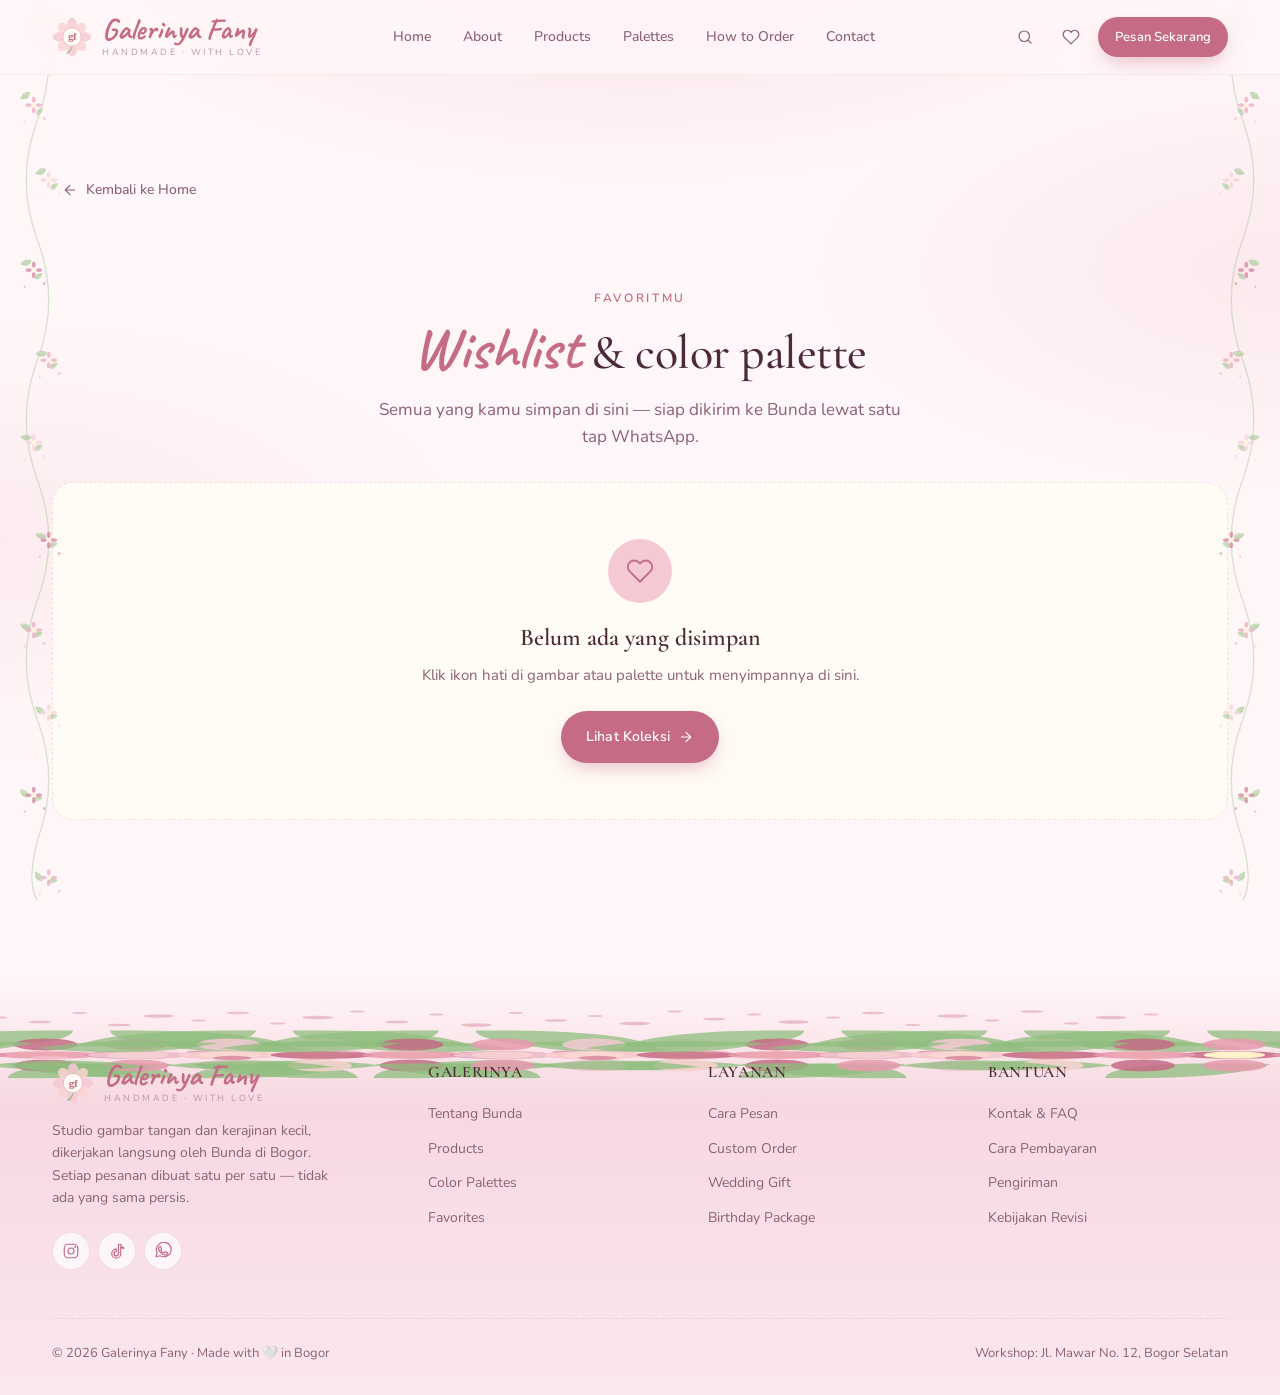
<file: favorites.html>
<!DOCTYPE html>
<html lang="id">
<head>
<meta charset="UTF-8"/>
<meta name="viewport" content="width=device-width, initial-scale=1.0"/>
<title>Favoritku — Galerinya Fany</title>
<link rel="preconnect" href="https://fonts.googleapis.com"/>
<link rel="preconnect" href="https://fonts.gstatic.com" crossorigin/>
<link href="https://fonts.googleapis.com/css2?family=Caveat:wght@500;600;700&family=Cormorant+Garamond:ital,wght@0,400;0,500;0,600;0,700;1,400;1,500&family=Nunito:wght@300;400;500;600;700&display=swap" rel="stylesheet"/>
<link rel="stylesheet" href="styles.css"/>
</head>
<body>

<div class="side-garden left"><img src="images/decorations/side-garden.svg" style="width:100%;height:100%" alt=""></div>
<div class="side-garden right"><img src="images/decorations/side-garden.svg" style="width:100%;height:100%" alt=""></div>

<!-- ═══════════════════ NAVBAR ═══════════════════ -->
<nav class="navbar">
  <div class="navbar-inner">
    <a href="index.html" class="logo">
      <img src="images/logo.svg" width="40" height="40" alt="logo">
      <div>
        <div class="logo-text">Galerinya Fany</div>
        <div class="logo-sub">handmade · with love</div>
      </div>
    </a>
    <div class="nav-links">
      <a class="nav-link" href="index.html#home">Home</a>
      <a class="nav-link" href="index.html#about">About</a>
      <a class="nav-link" href="index.html#products">Products</a>
      <a class="nav-link" href="index.html#palettes">Palettes</a>
      <a class="nav-link" href="index.html#order">How to Order</a>
      <a class="nav-link" href="index.html#contact">Contact</a>
    </div>
    <div class="nav-actions">
      <div style="position:relative">
        <button class="icon-btn" id="search-btn" aria-label="Cari palette"></button>
        <div class="search-pop" id="search-pop" style="display:none" onclick="event.stopPropagation()">
          <input type="text" id="search-input" placeholder="Cari color palette…"/>
          <div class="search-pop-hint">Tekan Enter untuk cari</div>
        </div>
      </div>
      <a href="favorites.html" class="icon-btn active" id="fav-btn" aria-label="Favorit" style="position:relative">
        <span class="badge" id="fav-badge" style="display:none">0</span>
      </a>
      <a href="index.html#order" class="btn btn-primary btn-sm">Pesan Sekarang</a>
    </div>
  </div>
</nav>

<!-- ═══════════════════ KONTEN FAVORITES ═══════════════════ -->
<section class="section">
  <div class="wrap">
    <a href="index.html" class="detail-back" id="back-btn"></a>

    <div class="fav-hero">
      <div class="eyebrow">Favoritmu</div>
      <h1 class="section-title" style="margin-top:8px"><em>Wishlist</em> &amp; color palette</h1>
      <p class="section-sub">Semua yang kamu simpan di sini — siap dikirim ke Bunda lewat satu tap WhatsApp.</p>
    </div>

    <div id="fav-content">
      <!-- Diisi oleh JavaScript -->
    </div>
  </div>
</section>

<!-- ═══════════════════ FOOTER ═══════════════════ -->
<footer class="footer">
  <div style="position:absolute;top:0;left:0;right:0"><img src="images/decorations/floral-border.svg" style="width:100%;display:block" alt=""></div>
  <div class="wrap" style="position:relative">
    <div class="footer-grid">
      <div>
        <div class="logo" style="cursor:default">
          <img src="images/logo.svg" width="42" height="42" alt="logo">
          <div><div class="logo-text">Galerinya Fany</div><div class="logo-sub">handmade · with love</div></div>
        </div>
        <p class="footer-tag">Studio gambar tangan dan kerajinan kecil, dikerjakan langsung oleh Bunda di Bogor. Setiap pesanan dibuat satu per satu — tidak ada yang sama persis.</p>
      <div class="footer-social">
        <a href="https://instagram.com/galerinyafany" aria-label="Instagram" id="ft-ig"></a>
        <a href="https://tiktok.com/@fanyhann" aria-label="TikTok" id="ft-tt"></a>
        <a href="https://wa.me/+6283115875068" aria-label="WhatsApp" id="ft-wa"></a>
      </div>
    </div>
    <div>
      <h4>Galerinya</h4>
      <ul>
        <li><a href="#about" class="scroll-link">Tentang Bunda</a></li>
        <li><a href="#products" class="scroll-link">Products</a></li>
        <li><a href="#palettes" class="scroll-link">Color Palettes</a></li>
        <li><a href="favorites.html">Favorites</a></li>
      </ul>
    </div>
    <div>
      <h4>Layanan</h4>
      <ul>
        <li><a href="#order" class="scroll-link">Cara Pesan</a></li>
        <li><a href="#contact" class="scroll-link">Custom Order</a></li>
        <li><a href="#products" class="scroll-link">Wedding Gift</a></li>
        <li><a href="#products" class="scroll-link">Birthday Package</a></li>
      </ul>
    </div>
    <div>
      <h4>Bantuan</h4>
      <ul>
        <li><a href="#contact" class="scroll-link">Kontak &amp; FAQ</a></li>
        <li><a href="#contact" class="scroll-link">Cara Pembayaran</a></li>
        <li><a href="#contact" class="scroll-link">Pengiriman</a></li>
        <li><a href="#contact" class="scroll-link">Kebijakan Revisi</a></li>
      </ul>
    </div>
  </div>
    <div class="footer-bottom">
      <div>© 2026 Galerinya Fany · Made with 🤍 in Bogor</div>
      <div>Workshop: Jl. Mawar No. 12, Bogor Selatan</div>
    </div>
  </div>
</footer>

<script src="shared.js"></script>
<script>
// ──────────────────────────────────────────────────────────
//  Halaman Favorites — favorites.html
// ──────────────────────────────────────────────────────────

document.addEventListener('DOMContentLoaded', function () {
  initNavCommon();

  // Footer icons
  document.getElementById('ft-ig').innerHTML = icon('instagram',18);
  document.getElementById('ft-tt').innerHTML = icon('tiktok',18);
  document.getElementById('ft-wa').innerHTML = icon('whatsapp',18);

  // Tombol kembali
  document.getElementById('back-btn').innerHTML = icon('arrow-left',16) + ' Kembali ke Home';

  // Search → ke index.html
  var si = document.getElementById('search-input');
  if (si) si.addEventListener('keydown', function(e) {
    if (e.key === 'Enter' && si.value.trim()) {
      window.location.href = 'index.html?q=' + encodeURIComponent(si.value.trim()) + '#palettes';
    }
  });

  renderFavoritesPage();
});

// ── Render seluruh halaman favorites ──
function renderFavoritesPage() {
  var favs       = loadFavs();
  var favProds   = favs.products.map(function(id){ return PRODUCTS.find(function(p){ return p.id === id; }); }).filter(Boolean);
  var favPals    = favs.palettes.map(function(id){ return PALETTES.find(function(p){ return p.id === id; }); }).filter(Boolean);
  var isEmpty    = favProds.length === 0 && favPals.length === 0;
  var container  = document.getElementById('fav-content');

  updateFavBadge();

  if (isEmpty) {
    container.innerHTML =
      '<div class="fav-empty">' +
        '<div class="info-icon">' + icon('heart',28) + '</div>' +
        '<h3>Belum ada yang disimpan</h3>' +
        '<p>Klik ikon hati di gambar atau palette untuk menyimpannya di sini.</p>' +
        '<a href="index.html#products" class="btn btn-primary">Lihat Koleksi ' + icon('arrow-right',16) + '</a>' +
      '</div>';
    return;
  }

  var html = '';

  // ── Daftar produk favorit ──
  if (favProds.length > 0) {
    html += '<div style="margin-bottom:56px">' +
      '<h2 class="section-title" style="font-size:28px;text-align:left;margin-bottom:20px">Produk Favorit (' + favProds.length + ')</h2>' +
      '<div class="product-grid">' +
      favProds.map(function(p) {
        return '<article class="product-card" onclick="window.location.href=\'product.html?id=' + p.id + '\'">' +
          '<div class="product-img">' +
            productArtSVG(p) +
            '<div class="product-tag">' + p.tag + '</div>' +
            '<button class="product-fav is-fav" onclick="removeProductFav(event,\'' + p.id + '\')" aria-label="Hapus dari Favorite">' +
              icon('heart-fill',18) +
            '</button>' +
          '</div>' +
          '<div class="product-body">' +
            '<h3 class="product-title">' + p.title + '</h3>' +
            '<div class="product-meta">' +
              '<span class="product-price">' + p.price + '</span>' +
              '<span class="product-duration">' + icon('clock',12) + ' ' + p.duration + '</span>' +
            '</div>' +
          '</div>' +
        '</article>';
      }).join('') +
      '</div></div>';
  }

  // ── Daftar palette favorit ──
  if (favPals.length > 0) {
    html += '<div style="margin-bottom:32px">' +
      '<h2 class="section-title" style="font-size:28px;text-align:left;margin-bottom:20px">Color Palette Favorit (' + favPals.length + ')</h2>' +
      '<div class="palette-grid">' +
      favPals.map(function(pl) {
        var swatches = pl.colors.map(function(c){ return '<div class="palette-swatch" style="background:' + c + '"></div>'; }).join('');
        return '<div class="palette-card">' +
          '<button class="palette-fav is-fav" onclick="removePaletteFav(event,\'' + pl.id + '\')" aria-label="Hapus palette">' +
            icon('heart-fill',18) +
          '</button>' +
          '<div class="palette-swatches">' + swatches + '</div>' +
          '<div class="palette-name">' + pl.name + '</div>' +
          '<div class="palette-tag">' + pl.tag + '</div>' +
        '</div>';
      }).join('') +
      '</div></div>';
  }

  // ── Checkout bar (sticky bottom) ──
  html += '<div class="checkout-bar">' +
    '<div>' +
      '<div class="count">' + favProds.length + ' produk · ' + favPals.length + ' palette</div>' +
      '<div class="lbl">Siap dikirim ke Bunda</div>' +
    '</div>' +
    '<button class="btn btn-wa" onclick="kirimSemua()">' +
      icon('whatsapp',16) + ' Kirim ke WhatsApp' +
    '</button>' +
  '</div>';

  container.innerHTML = html;
}

// ── Hapus produk dari favorit ──
function removeProductFav(e, id) {
  e.stopPropagation();
  toggleFav('products', id);
  showToast('Dihapus dari Favorite.');
  renderFavoritesPage();
}

// ── Hapus palette dari favorit ──
function removePaletteFav(e, id) {
  e.stopPropagation();
  toggleFav('palettes', id);
  showToast('Palette dihapus dari Favorite.');
  renderFavoritesPage();
}

// ── Kirim semua ke WhatsApp ──
function kirimSemua() {
  var favs     = loadFavs();
  var favProds = favs.products.map(function(id){ return PRODUCTS.find(function(p){ return p.id === id; }); }).filter(Boolean);
  var favPals  = favs.palettes.map(function(id){ return PALETTES.find(function(p){ return p.id === id; }); }).filter(Boolean);
  openWhatsApp({ items: favProds, palettes: favPals });
}
</script>
</body>
</html>
</file>
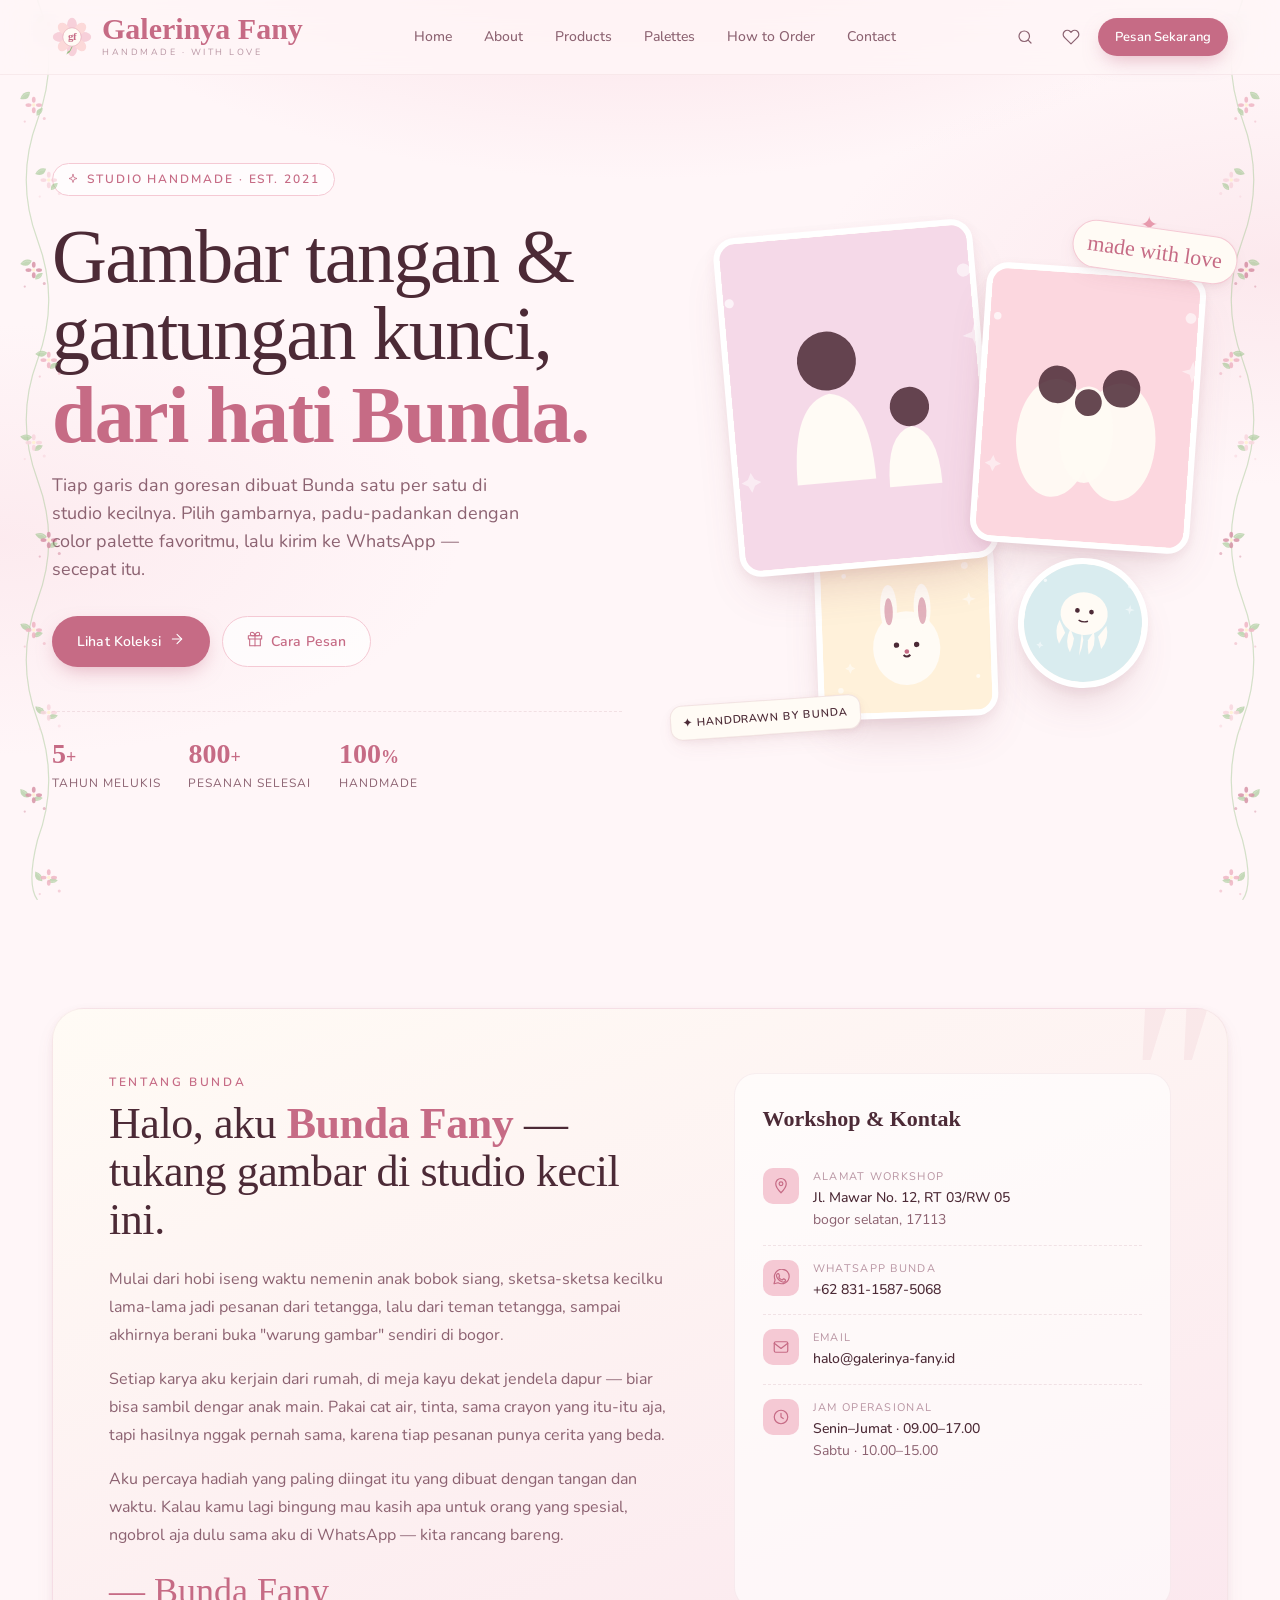
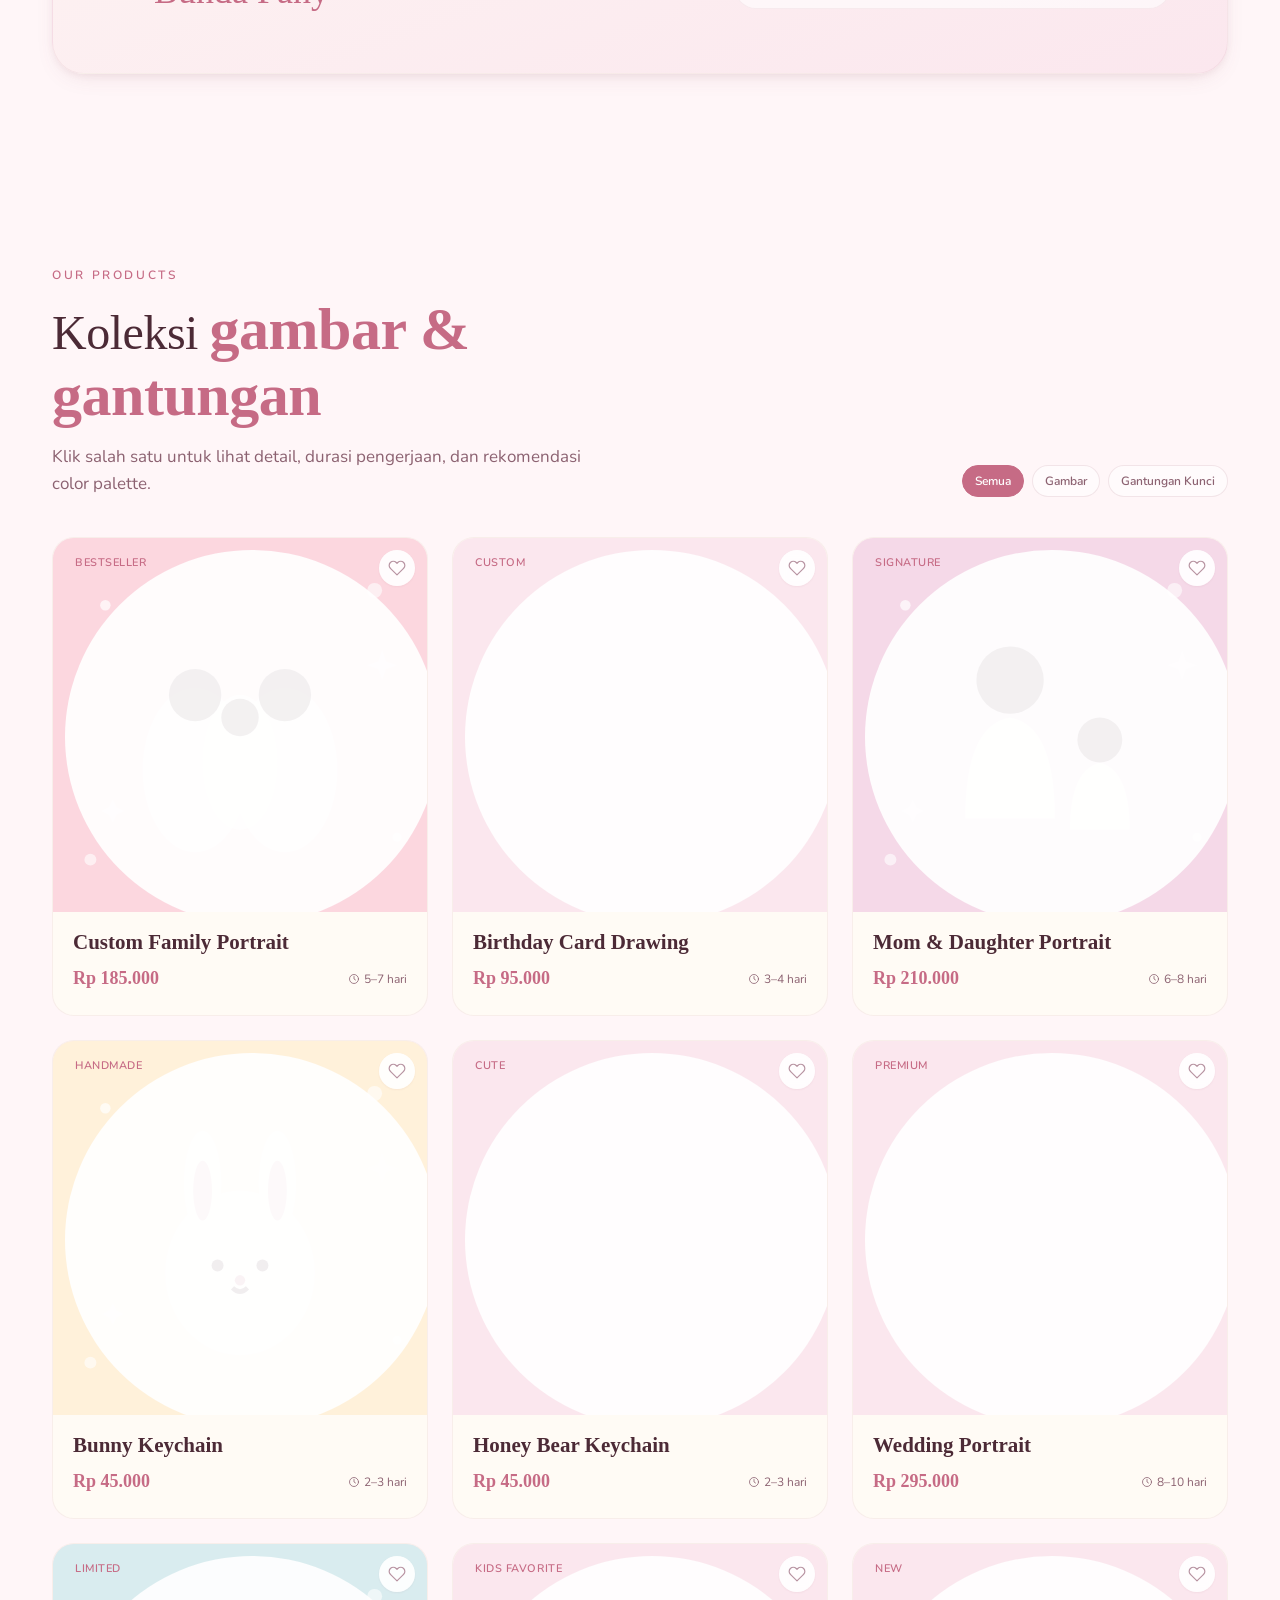
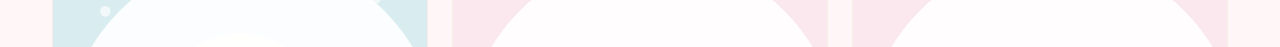
<file: Galerinya Fany.html>
<!DOCTYPE html>
<html lang="id">
<head>
<meta charset="UTF-8"/>
<meta http-equiv="refresh" content="0; url=index.html"/>
<title>Galerinya Fany</title>
</head>
<body>
<p>Redirecting… <a href="index.html">Klik di sini jika tidak otomatis pindah.</a></p>
</body>
</html>
</file>
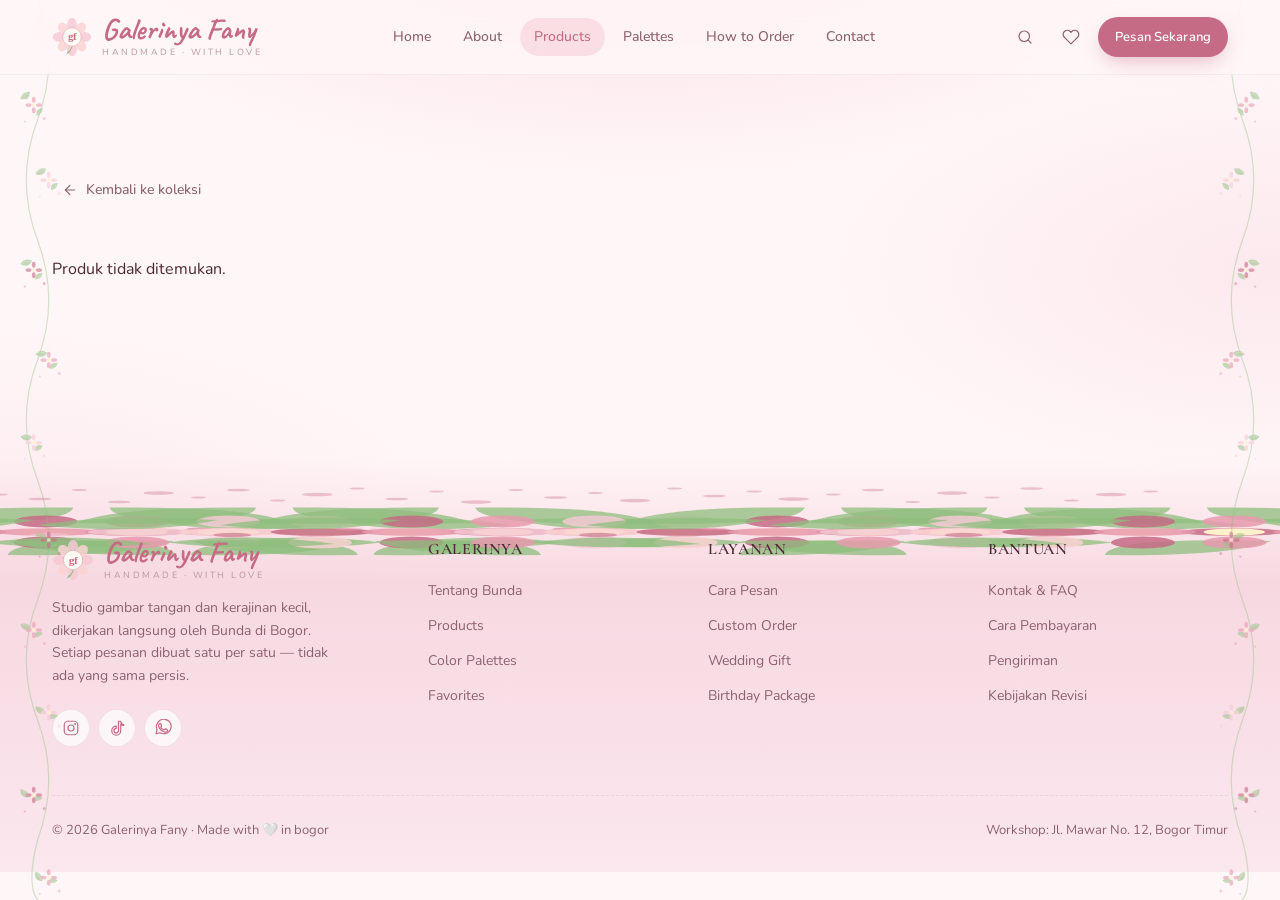
<file: product.html>
<!DOCTYPE html>
<html lang="id">
<head>
<meta charset="UTF-8"/>
<meta name="viewport" content="width=device-width, initial-scale=1.0"/>
<title>Detail Produk — Galerinya Fany</title>
<link rel="preconnect" href="https://fonts.googleapis.com"/>
<link rel="preconnect" href="https://fonts.gstatic.com" crossorigin/>
<link href="https://fonts.googleapis.com/css2?family=Caveat:wght@500;600;700&family=Cormorant+Garamond:ital,wght@0,400;0,500;0,600;0,700;1,400;1,500&family=Nunito:wght@300;400;500;600;700&display=swap" rel="stylesheet"/>
<link rel="stylesheet" href="styles.css"/>
</head>
<body>

<div class="side-garden left"><img src="images/decorations/side-garden.svg" style="width:100%;height:100%" alt=""></div>
<div class="side-garden right"><img src="images/decorations/side-garden.svg" style="width:100%;height:100%" alt=""></div>

<!-- ═══════════════════ NAVBAR ═══════════════════ -->
<nav class="navbar">
  <div class="navbar-inner">
    <a href="index.html" class="logo">
      <img src="images/logo.svg" width="40" height="40" alt="logo">
      <div>
        <div class="logo-text">Galerinya Fany</div>
        <div class="logo-sub">handmade · with love</div>
      </div>
    </a>
    <div class="nav-links">
      <a class="nav-link" href="index.html#home">Home</a>
      <a class="nav-link" href="index.html#about">About</a>
      <a class="nav-link active" href="index.html#products">Products</a>
      <a class="nav-link" href="index.html#palettes">Palettes</a>
      <a class="nav-link" href="index.html#order">How to Order</a>
      <a class="nav-link" href="index.html#contact">Contact</a>
    </div>
    <div class="nav-actions">
      <div style="position:relative">
        <button class="icon-btn" id="search-btn" aria-label="Cari palette"></button>
        <div class="search-pop" id="search-pop" style="display:none" onclick="event.stopPropagation()">
          <input type="text" id="search-input" placeholder="Cari color palette…"/>
          <div class="search-pop-hint">Tekan Enter untuk cari</div>
        </div>
      </div>
      <a href="favorites.html" class="icon-btn" id="fav-btn" aria-label="Favorit" style="position:relative">
        <span class="badge" id="fav-badge" style="display:none">0</span>
      </a>
      <a href="index.html#order" class="btn btn-primary btn-sm">Pesan Sekarang</a>
    </div>
  </div>
</nav>

<!-- ═══════════════════ KONTEN DETAIL ═══════════════════ -->
<section class="section">
  <div class="wrap">
    <div id="detail-content">
      <!-- Diisi oleh JavaScript -->
    </div>
  </div>
</section>

<!-- ═══════════════════ FOOTER ═══════════════════ -->
<footer class="footer">
  <div style="position:absolute;top:0;left:0;right:0"><img src="images/decorations/floral-border.svg" style="width:100%;display:block" alt=""></div>
  <div class="wrap" style="position:relative">
    <div class="footer-grid">
      <div>
        <div class="logo" style="cursor:default">
          <img src="images/logo.svg" width="42" height="42" alt="logo">
          <div><div class="logo-text">Galerinya Fany</div><div class="logo-sub">handmade · with love</div></div>
        </div>
        <p class="footer-tag">Studio gambar tangan dan kerajinan kecil, dikerjakan langsung oleh Bunda di Bogor. Setiap pesanan dibuat satu per satu — tidak ada yang sama persis.</p>
      <div class="footer-social">
        <a href="https://instagram.com/galerinyafany" aria-label="Instagram" id="ft-ig"></a>
        <a href="https://tiktok.com/@fanyhann" aria-label="TikTok" id="ft-tt"></a>
        <a href="https://wa.me/+6283115875068" aria-label="WhatsApp" id="ft-wa"></a>
      </div>
    </div>
    <div>
      <h4>Galerinya</h4>
      <ul>
        <li><a href="#about" class="scroll-link">Tentang Bunda</a></li>
        <li><a href="#products" class="scroll-link">Products</a></li>
        <li><a href="#palettes" class="scroll-link">Color Palettes</a></li>
        <li><a href="favorites.html">Favorites</a></li>
      </ul>
    </div>
    <div>
      <h4>Layanan</h4>
      <ul>
        <li><a href="#order" class="scroll-link">Cara Pesan</a></li>
        <li><a href="#contact" class="scroll-link">Custom Order</a></li>
        <li><a href="#products" class="scroll-link">Wedding Gift</a></li>
        <li><a href="#products" class="scroll-link">Birthday Package</a></li>
      </ul>
    </div>
    <div>
      <h4>Bantuan</h4>
      <ul>
        <li><a href="#contact" class="scroll-link">Kontak &amp; FAQ</a></li>
        <li><a href="#contact" class="scroll-link">Cara Pembayaran</a></li>
        <li><a href="#contact" class="scroll-link">Pengiriman</a></li>
        <li><a href="#contact" class="scroll-link">Kebijakan Revisi</a></li>
      </ul>
    </div>
  </div>
    <div class="footer-bottom">
      <div>© 2026 Galerinya Fany · Made with 🤍 in bogor</div>
      <div>Workshop: Jl. Mawar No. 12, Bogor Timur</div>
    </div>
  </div>
</footer>

<script src="shared.js"></script>
<script>
// ──────────────────────────────────────────────────────────
//  Halaman Detail Produk — product.html
//  Membaca ?id=... dari URL lalu merender konten
// ──────────────────────────────────────────────────────────

var selectedPaletteId = null;

document.addEventListener('DOMContentLoaded', function () {
  initNavCommon();

  // Footer social icons
  document.getElementById('ft-ig').innerHTML = icon('instagram',18);
  document.getElementById('ft-tt').innerHTML = icon('tiktok',18);
  document.getElementById('ft-wa').innerHTML = icon('whatsapp',18);

  // Search → ke index.html?q=...
  var si = document.getElementById('search-input');
  if (si) si.addEventListener('keydown', function(e) {
    if (e.key === 'Enter' && si.value.trim()) {
      window.location.href = 'index.html?q=' + encodeURIComponent(si.value.trim()) + '#palettes';
    }
  });

  // Baca id produk dari URL
  var params = new URLSearchParams(window.location.search);
  var productId = params.get('id');
  renderProductDetail(productId);
});

// ── Render halaman detail berdasarkan productId ──
function renderProductDetail(productId) {
  var product = PRODUCTS.find(function(p){ return p.id === productId; });
  var container = document.getElementById('detail-content');

  if (!product) {
    container.innerHTML =
      '<a href="index.html#products" class="detail-back">' + icon('arrow-left',16) + ' Kembali ke koleksi</a>' +
      '<p>Produk tidak ditemukan.</p>';
    return;
  }

  // Set judul halaman browser
  document.title = product.title + ' — Galerinya Fany';

  var favs = loadFavs();
  var isFav = favs.products.indexOf(product.id) !== -1;

  // Palette yang direkomendasikan untuk produk ini
  var recPalettes = product.paletteRecs
    .map(function(id){ return PALETTES.find(function(p){ return p.id === id; }); })
    .filter(Boolean);

  selectedPaletteId = recPalettes.length > 0 ? recPalettes[0].id : null;

  // Produk yang direkomendasikan
  var recProducts = product.recs
    .map(function(id){ return PRODUCTS.find(function(p){ return p.id === id; }); })
    .filter(Boolean);

  // ── Thumbnail: tampil 3 kali produk yang sama sebagai placeholder ──
  var thumbsHTML = [product, product, product].map(function(p, i) {
    return '<div class="detail-thumb' + (i === 0 ? ' active' : '') + '" onclick="switchThumb(this)">' +
      productArtSVG(p) + '</div>';
  }).join('');

  // ── Stats ──
  var statsHTML =
    '<div class="stat-card"><div class="info-icon">' + icon('clock',16) + '</div><div class="lbl">Durasi</div><div class="val">' + product.duration + '</div></div>' +
    '<div class="stat-card"><div class="info-icon">' + icon('package',16) + '</div><div class="lbl">Ukuran</div><div class="val">' + product.paper + '</div></div>' +
    '<div class="stat-card"><div class="info-icon">' + icon('paint',16) + '</div><div class="lbl">Teknik</div><div class="val">' + product.style + '</div></div>';

  // ── Palette picker ──
  var palettePickHTML = recPalettes.map(function(pl) {
    var swatches = pl.colors.map(function(c){ return '<span style="background:' + c + '"></span>'; }).join('');
    return '<button class="palette-pick' + (pl.id === selectedPaletteId ? ' selected' : '') + '" onclick="selectPalette(\'' + pl.id + '\')">' +
      '<span class="palette-pick-swatches">' + swatches + '</span>' +
      '<span><div class="palette-pick-name">' + pl.name + '</div><div class="palette-pick-tag">' + pl.tag + '</div></span>' +
    '</button>';
  }).join('');

  // ── Rekomendasi produk ──
  var recProductsHTML = recProducts.map(function(p) {
    var fav = favs.products.indexOf(p.id) !== -1;
    return '<article class="product-card" onclick="window.location.href=\'product.html?id=' + p.id + '\'">' +
      '<div class="product-img">' +
        productArtSVG(p) +
        '<div class="product-tag">' + p.tag + '</div>' +
        '<button class="product-fav' + (fav ? ' is-fav' : '') + '" onclick="toggleProductFavHere(event,\'' + p.id + '\')" aria-label="Favorit">' +
          icon(fav ? 'heart-fill' : 'heart', 18) +
        '</button>' +
      '</div>' +
      '<div class="product-body">' +
        '<h3 class="product-title">' + p.title + '</h3>' +
        '<div class="product-meta">' +
          '<span class="product-price">' + p.price + '</span>' +
          '<span class="product-duration">' + icon('clock',12) + ' ' + p.duration + '</span>' +
        '</div>' +
      '</div>' +
    '</article>';
  }).join('');

  // ── Rekomendasi palette ──
  var recPalettesHTML = recPalettes.map(function(pl) {
    var fav = favs.palettes.indexOf(pl.id) !== -1;
    var swatches = pl.colors.map(function(c){ return '<div class="palette-swatch" style="background:' + c + '"></div>'; }).join('');
    return '<div class="palette-card">' +
      '<button class="palette-fav' + (fav ? ' is-fav' : '') + '" onclick="togglePaletteFavHere(event,\'' + pl.id + '\')" aria-label="Simpan">' +
        icon(fav ? 'heart-fill' : 'heart', 18) +
      '</button>' +
      '<div class="palette-swatches">' + swatches + '</div>' +
      '<div class="palette-name">' + pl.name + '</div>' +
      '<div class="palette-tag">' + pl.tag + '</div>' +
    '</div>';
  }).join('');

  // ── Gabungkan semua HTML ──
  container.innerHTML =
    '<a href="index.html#products" class="detail-back">' + icon('arrow-left',16) + ' Kembali ke koleksi</a>' +

    '<div class="detail-grid">' +
      // Kolom kiri: gambar + thumbnail
      '<div>' +
        '<div class="detail-img" id="main-img">' + productArtSVG(product, true) + '</div>' +
        '<div class="detail-thumbs">' + thumbsHTML + '</div>' +
      '</div>' +
      // Kolom kanan: info
      '<div class="detail-info">' +
        '<span class="detail-tag">' + product.tag + ' · ' + (product.category === 'drawing' ? 'Gambar Tangan' : 'Gantungan Kunci') + '</span>' +
        '<h1>' + product.title + '</h1>' +
        '<p class="detail-desc">' + product.description + '</p>' +
        '<p class="detail-desc" style="margin-bottom:0">' + product.longDesc + '</p>' +
        '<div class="detail-stats" style="margin-top:28px">' + statsHTML + '</div>' +
        '<div class="palette-picker" id="palette-picker">' +
          '<h3><span>' + icon('palette',18) + ' Pilih Color Palette</span><span style="font-size:18px;color:var(--primary-deep)">' + product.price + '</span></h3>' +
          '<p>Pilihan terbaik untuk ' + product.title.toLowerCase() + ' — pilih satu favoritmu.</p>' +
          '<div class="palette-picker-options" id="palette-options">' + palettePickHTML + '</div>' +
        '</div>' +
        '<div class="detail-actions">' +
          '<button class="btn btn-ghost' + (isFav ? ' is-fav-btn' : '') + '" id="fav-toggle-btn" onclick="toggleDetailFav(\'' + product.id + '\')" style="' + (isFav ? 'border-color:#E04A6E;color:#E04A6E' : '') + '">' +
            icon(isFav ? 'heart-fill' : 'heart', 16) +
            '<span id="fav-toggle-label">' + (isFav ? 'Tersimpan' : 'Save Favorite') + '</span>' +
          '</button>' +
          '<button class="btn btn-wa" id="pesan-btn" onclick="pesanViaWA()">' +
            icon('whatsapp',16) + ' Pesan via WhatsApp' +
          '</button>' +
        '</div>' +
        '<p style="font-size:12px;color:var(--text-mute);margin-top:14px;margin-bottom:0">💡 Tip: kalau mau bandingkan banyak gambar dan palette, save dulu beberapa — checkout sekaligus di halaman <a href="favorites.html" style="color:var(--primary-deep)">Favorite</a>.</p>' +
      '</div>' +
    '</div>' +

    // Rekomendasi produk
    '<div class="recs-block">' +
      '<div class="center" style="margin-bottom:32px">' +
        '<div class="eyebrow">Rekomendasi</div>' +
        '<h2 class="section-title" style="font-size:36px">Mungkin kamu <em>juga suka</em></h2>' +
      '</div>' +
      '<div class="product-grid">' + recProductsHTML + '</div>' +
    '</div>' +

    // Rekomendasi palette
    '<div class="recs-block">' +
      '<div class="center" style="margin-bottom:32px">' +
        '<div class="eyebrow">Color Inspiration</div>' +
        '<h2 class="section-title" style="font-size:36px">Palette <em>cocok</em> untuk gambar ini</h2>' +
      '</div>' +
      '<div class="palette-grid">' + recPalettesHTML + '</div>' +
    '</div>';
}

// ── Pilih palette ──
function selectPalette(id) {
  selectedPaletteId = id;
  document.querySelectorAll('.palette-pick').forEach(function(btn) {
    btn.classList.toggle('selected', btn.onclick.toString().includes('\'' + id + '\''));
  });
  // Re-render palette options agar highlight baru
  var params = new URLSearchParams(window.location.search);
  var product = PRODUCTS.find(function(p){ return p.id === params.get('id'); });
  if (!product) return;
  var recPalettes = product.paletteRecs.map(function(rid){ return PALETTES.find(function(p){ return p.id === rid; }); }).filter(Boolean);
  document.getElementById('palette-options').innerHTML = recPalettes.map(function(pl) {
    var swatches = pl.colors.map(function(c){ return '<span style="background:' + c + '"></span>'; }).join('');
    return '<button class="palette-pick' + (pl.id === id ? ' selected' : '') + '" onclick="selectPalette(\'' + pl.id + '\')">' +
      '<span class="palette-pick-swatches">' + swatches + '</span>' +
      '<span><div class="palette-pick-name">' + pl.name + '</div><div class="palette-pick-tag">' + pl.tag + '</div></span>' +
    '</button>';
  }).join('');
}

// ── Klik thumbnail ──
function switchThumb(el) {
  document.querySelectorAll('.detail-thumb').forEach(function(t){ t.classList.remove('active'); });
  el.classList.add('active');
}

// ── Toggle favorit dari halaman detail ──
function toggleDetailFav(id) {
  var isNow = toggleFav('products', id);
  showToast(isNow ? '❤️ Ditambah ke Favorite!' : 'Dihapus dari Favorite.');
  updateFavBadge();
  var btn   = document.getElementById('fav-toggle-btn');
  var label = document.getElementById('fav-toggle-label');
  if (btn && label) {
    btn.style.borderColor = isNow ? '#E04A6E' : '';
    btn.style.color       = isNow ? '#E04A6E' : '';
    btn.querySelector('svg').outerHTML; // refresh
    btn.innerHTML = icon(isNow ? 'heart-fill' : 'heart', 16) + '<span id="fav-toggle-label">' + (isNow ? 'Tersimpan' : 'Save Favorite') + '</span>';
    btn.setAttribute('onclick', 'toggleDetailFav(\'' + id + '\')');
  }
}

function toggleProductFavHere(e, id) {
  e.stopPropagation();
  var isNow = toggleFav('products', id);
  showToast(isNow ? '❤️ Ditambah ke Favorite!' : 'Dihapus dari Favorite.');
  updateFavBadge();
  // Re-render rec section
  var params = new URLSearchParams(window.location.search);
  renderProductDetail(params.get('id'));
}

function togglePaletteFavHere(e, id) {
  e.stopPropagation();
  var isNow = toggleFav('palettes', id);
  showToast(isNow ? '🎨 Palette disimpan!' : 'Palette dihapus dari Favorite.');
  updateFavBadge();
  var params = new URLSearchParams(window.location.search);
  renderProductDetail(params.get('id'));
}

// ── Buka modal WA ──
function pesanViaWA() {
  var params  = new URLSearchParams(window.location.search);
  var product = PRODUCTS.find(function(p){ return p.id === params.get('id'); });
  var palette = PALETTES.find(function(p){ return p.id === selectedPaletteId; });
  openWhatsApp({ defaultProduct: product, defaultPalette: palette });
}
</script>
</body>
</html>
</file>
<file: styles.css>
/* ============ TOKENS ============ */
:root {
  --bg: #FFF6F8;
  --bg-2: #FBE7EE;
  --bg-3: #F7D8E1;
  --cream: #FFFBF5;
  --primary: #E89BAE;
  --primary-deep: #C66B85;
  --primary-soft: #F5C9D4;
  --accent: #B97A8E;
  --text: #4C2A36;
  --text-soft: #8C6271;
  --text-mute: #B894A2;
  --line: rgba(184, 120, 140, 0.18);
  --line-soft: rgba(184, 120, 140, 0.10);
  --shadow-sm: 0 1px 2px rgba(140, 70, 90, 0.06);
  --shadow-md: 0 8px 24px -10px rgba(140, 70, 90, 0.18), 0 2px 6px rgba(140, 70, 90, 0.06);
  --shadow-lg: 0 24px 48px -20px rgba(140, 70, 90, 0.28), 0 4px 12px rgba(140, 70, 90, 0.08);
  --radius: 14px;
  --radius-lg: 22px;
  --radius-pill: 999px;
  --font-script: 'Caveat', cursive;
  --font-serif: 'Cormorant Garamond', serif;
  --font-sans: 'Nunito', sans-serif;
}

* { box-sizing: border-box; }
html, body { margin: 0; padding: 0; }
body {
  font-family: var(--font-sans);
  color: var(--text);
  background: var(--bg);
  background-image:
    radial-gradient(ellipse 80% 50% at 50% -10%, rgba(245, 201, 212, 0.55), transparent 60%),
    radial-gradient(ellipse 60% 40% at 100% 30%, rgba(245, 201, 212, 0.30), transparent 60%),
    radial-gradient(ellipse 60% 40% at 0% 60%, rgba(245, 201, 212, 0.25), transparent 60%);
  background-attachment: fixed;
  line-height: 1.55;
  -webkit-font-smoothing: antialiased;
  overflow-x: hidden;
}
img { max-width: 100%; display: block; }
button { font-family: inherit; cursor: pointer; border: none; background: none; color: inherit; }
a { color: inherit; text-decoration: none; }

/* ============ LAYOUT ============ */
.app {
  position: relative;
  min-height: 100vh;
  overflow: hidden;
}
.wrap { max-width: 1240px; margin: 0 auto; padding: 0 32px; }
.section { padding: 96px 0; position: relative; }
.section-tight { padding: 56px 0; }

/* decorative side gardens */
.side-garden {
  position: fixed;
  top: 0;
  height: 100vh;
  width: 120px;
  pointer-events: none;
  z-index: 1;
  opacity: 0.7;
}
.side-garden.left { left: 0; }
.side-garden.right { right: 0; transform: scaleX(-1); }

@media (max-width: 1100px) {
  .side-garden { display: none; }
}

/* Compress navbar between 900-1180px so nothing wraps */
@media (max-width: 1180px) {
  .navbar-inner { padding: 12px 20px; gap: 12px; }
  .nav-link { padding: 7px 10px; font-size: 13px; }
  .nav-actions { gap: 4px; }
}
@media (max-width: 1020px) {
  .logo-sub { display: none; }
  .logo-text { font-size: 26px; }
  .nav-links { gap: 0; }
}

/* ============ TYPOGRAPHY ============ */
.script {
  font-family: var(--font-script);
  font-weight: 600;
  line-height: 1;
  color: var(--primary-deep);
}
.serif {
  font-family: var(--font-serif);
  font-weight: 500;
}
.eyebrow {
  font-family: var(--font-sans);
  font-size: 12px;
  letter-spacing: 0.22em;
  text-transform: uppercase;
  color: var(--primary-deep);
  font-weight: 600;
}
.section-title {
  font-family: var(--font-serif);
  font-weight: 500;
  font-size: 48px;
  line-height: 1.1;
  letter-spacing: -0.01em;
  color: var(--text);
  margin: 12px 0 16px;
}
.section-title em {
  font-family: var(--font-script);
  font-style: normal;
  color: var(--primary-deep);
  font-size: 1.25em;
  font-weight: 600;
}
.section-sub {
  font-size: 17px;
  color: var(--text-soft);
  max-width: 580px;
  margin: 0 auto;
  text-wrap: pretty;
}
.center { text-align: center; }

/* ============ NAVBAR ============ */
.navbar {
  position: sticky;
  top: 0;
  z-index: 50;
  backdrop-filter: blur(14px);
  -webkit-backdrop-filter: blur(14px);
  background: rgba(255, 246, 248, 0.78);
  border-bottom: 1px solid var(--line-soft);
}
.navbar-inner {
  max-width: 1240px;
  margin: 0 auto;
  padding: 14px 32px;
  display: flex;
  align-items: center;
  justify-content: space-between;
  gap: 24px;
}
.logo {
  display: flex;
  align-items: center;
  gap: 10px;
  cursor: pointer;
}
.logo-mark {
  width: 38px; height: 38px;
}
.logo-text {
  font-family: var(--font-script);
  font-size: 30px;
  font-weight: 700;
  color: var(--primary-deep);
  line-height: 1;
  white-space: nowrap;
}
.logo-sub {
  font-family: var(--font-sans);
  font-size: 9px;
  letter-spacing: 0.28em;
  text-transform: uppercase;
  color: var(--text-mute);
  margin-top: 2px;
  white-space: nowrap;
}
.nav-links {
  display: flex;
  gap: 4px;
  align-items: center;
}
.nav-link {
  padding: 8px 14px;
  font-size: 14px;
  font-weight: 500;
  color: var(--text-soft);
  border-radius: var(--radius-pill);
  transition: all 0.18s ease;
  white-space: nowrap;
}
.nav-link:hover { color: var(--primary-deep); background: rgba(245, 201, 212, 0.35); }
.nav-link.active { color: var(--primary-deep); background: rgba(245, 201, 212, 0.5); }

.nav-actions {
  display: flex;
  align-items: center;
  gap: 8px;
}
.icon-btn {
  width: 38px; height: 38px;
  border-radius: 50%;
  display: inline-flex;
  align-items: center;
  justify-content: center;
  color: var(--text-soft);
  transition: all 0.18s ease;
  position: relative;
}
.icon-btn:hover { background: rgba(245, 201, 212, 0.45); color: var(--primary-deep); }
.icon-btn .badge {
  position: absolute;
  top: 2px; right: 2px;
  background: var(--primary-deep);
  color: #fff;
  font-size: 10px;
  font-weight: 700;
  min-width: 16px; height: 16px;
  padding: 0 4px;
  border-radius: 999px;
  display: inline-flex;
  align-items: center;
  justify-content: center;
}

/* search popover */
.search-pop {
  position: absolute;
  top: calc(100% + 6px);
  right: 0;
  background: var(--cream);
  border: 1px solid var(--line);
  border-radius: var(--radius);
  padding: 10px;
  box-shadow: var(--shadow-lg);
  width: 320px;
  z-index: 60;
}
.search-pop input {
  width: 100%;
  border: none;
  outline: none;
  padding: 10px 12px;
  background: var(--bg);
  border-radius: var(--radius-pill);
  font-family: inherit;
  font-size: 14px;
  color: var(--text);
}
.search-pop input::placeholder { color: var(--text-mute); }
.search-pop-hint {
  font-size: 12px;
  color: var(--text-mute);
  padding: 8px 10px 4px;
}

/* ============ BUTTONS ============ */
.btn {
  display: inline-flex;
  align-items: center;
  gap: 8px;
  padding: 14px 24px;
  border-radius: var(--radius-pill);
  font-weight: 600;
  font-size: 14px;
  transition: all 0.2s ease;
  border: 1px solid transparent;
  letter-spacing: 0.01em;
}
.btn-primary {
  background: var(--primary-deep);
  color: #fff;
  box-shadow: 0 8px 20px -6px rgba(198, 107, 133, 0.5);
}
.btn-primary:hover {
  background: #B05A74;
  transform: translateY(-1px);
  box-shadow: 0 12px 24px -8px rgba(198, 107, 133, 0.6);
}
.btn-ghost {
  background: rgba(255, 255, 255, 0.7);
  color: var(--primary-deep);
  border-color: var(--primary-soft);
}
.btn-ghost:hover { background: #fff; border-color: var(--primary); }
.btn-wa {
  background: #25D366;
  color: #fff;
}
.btn-wa:hover { background: #1FB857; transform: translateY(-1px); }
.btn-sm { padding: 9px 16px; font-size: 13px; }
.btn-block { width: 100%; justify-content: center; }

/* ============ HERO ============ */
.hero {
  position: relative;
  padding: 88px 0 120px;
}
.hero-grid {
  display: grid;
  grid-template-columns: 1.05fr 1fr;
  gap: 64px;
  align-items: center;
}
.hero-eyebrow {
  display: inline-flex;
  align-items: center;
  gap: 8px;
  padding: 6px 14px;
  background: rgba(255, 255, 255, 0.7);
  border: 1px solid var(--primary-soft);
  border-radius: 999px;
  font-size: 12px;
  font-weight: 600;
  letter-spacing: 0.16em;
  text-transform: uppercase;
  color: var(--primary-deep);
}
.hero h1 {
  margin: 22px 0 18px;
  font-family: var(--font-serif);
  font-weight: 500;
  font-size: 76px;
  line-height: 1.02;
  letter-spacing: -0.02em;
  color: var(--text);
}
.hero h1 em {
  font-family: var(--font-script);
  font-style: normal;
  font-weight: 700;
  color: var(--primary-deep);
  font-size: 1.05em;
  display: inline-block;
  transform: translateY(2px);
}
.hero-lede {
  font-size: 18px;
  color: var(--text-soft);
  max-width: 480px;
  margin: 0 0 32px;
  text-wrap: pretty;
}
.hero-ctas { display: flex; gap: 12px; flex-wrap: wrap; }
.hero-meta {
  display: flex;
  gap: 28px;
  margin-top: 44px;
  padding-top: 28px;
  border-top: 1px dashed var(--line);
}
.hero-meta-item .num {
  font-family: var(--font-serif);
  font-size: 28px;
  font-weight: 600;
  color: var(--primary-deep);
  line-height: 1;
}
.hero-meta-item .lbl {
  font-size: 12px;
  color: var(--text-soft);
  letter-spacing: 0.08em;
  text-transform: uppercase;
  margin-top: 6px;
}

/* hero collage */
.hero-art {
  position: relative;
  height: 540px;
}
.hero-tile {
  position: absolute;
  border-radius: var(--radius-lg);
  overflow: hidden;
  background: var(--cream);
  box-shadow: var(--shadow-lg);
  border: 6px solid #fff;
  transition: transform 0.4s ease;
}
.hero-tile:hover { transform: translateY(-4px) rotate(0deg) !important; }
.hero-tile-1 { width: 260px; height: 340px; top: 20px; left: 40px; transform: rotate(-5deg); z-index: 2; }
.hero-tile-2 { width: 220px; height: 280px; top: 60px; right: 30px; transform: rotate(4deg); z-index: 3; }
.hero-tile-3 { width: 180px; height: 180px; bottom: 30px; left: 130px; transform: rotate(-2deg); z-index: 1; }
.hero-tile-4 { width: 130px; height: 130px; bottom: 60px; right: 80px; transform: rotate(7deg); z-index: 4; border-radius: 50%; }

.hero-sparkle {
  position: absolute;
  font-family: var(--font-script);
  color: var(--primary);
  font-size: 22px;
  pointer-events: none;
}
.hero-sparkle.s1 { top: 0; right: 70px; }
.hero-sparkle.s2 { bottom: 0; left: 0; }

@media (max-width: 900px) {
  .hero { padding: 56px 0 80px; }
  .hero-grid { grid-template-columns: 1fr; gap: 48px; }
  .hero h1 { font-size: 56px; }
  .hero-art { height: 460px; }
}

/* ============ ABOUT ============ */
.about-card {
  background: linear-gradient(160deg, var(--cream) 0%, var(--bg-2) 100%);
  border: 1px solid var(--line-soft);
  border-radius: 32px;
  padding: 64px 56px;
  display: grid;
  grid-template-columns: 1.3fr 1fr;
  gap: 56px;
  position: relative;
  overflow: hidden;
  box-shadow: var(--shadow-md);
}
.about-card::before {
  content: '"';
  position: absolute;
  top: -40px; right: 20px;
  font-family: var(--font-serif);
  font-size: 220px;
  color: rgba(198, 107, 133, 0.08);
  font-style: italic;
  line-height: 1;
}
.about-text h2 {
  font-family: var(--font-serif);
  font-size: 44px;
  font-weight: 500;
  line-height: 1.1;
  margin: 8px 0 20px;
  color: var(--text);
  letter-spacing: -0.01em;
}
.about-text h2 em {
  font-family: var(--font-script);
  font-style: normal;
  font-weight: 700;
  color: var(--primary-deep);
}
.about-text p {
  color: var(--text-soft);
  font-size: 16px;
  line-height: 1.75;
  margin: 0 0 16px;
  text-wrap: pretty;
}
.about-signature {
  font-family: var(--font-script);
  font-size: 36px;
  color: var(--primary-deep);
  margin-top: 24px;
  line-height: 1;
}
.about-info {
  background: rgba(255, 255, 255, 0.6);
  border-radius: var(--radius-lg);
  padding: 28px;
  border: 1px solid var(--line-soft);
}
.about-info h3 {
  font-family: var(--font-serif);
  font-size: 22px;
  font-weight: 600;
  margin: 0 0 18px;
  color: var(--text);
}
.info-row {
  display: flex;
  gap: 14px;
  padding: 14px 0;
  border-bottom: 1px dashed var(--line);
  align-items: flex-start;
}
.info-row:last-child { border-bottom: none; }
.info-icon {
  width: 36px; height: 36px;
  border-radius: 10px;
  background: var(--primary-soft);
  color: var(--primary-deep);
  display: inline-flex;
  align-items: center;
  justify-content: center;
  flex-shrink: 0;
}
.info-label {
  font-size: 11px;
  letter-spacing: 0.12em;
  text-transform: uppercase;
  color: var(--text-mute);
  margin-bottom: 2px;
}
.info-value {
  font-size: 14px;
  color: var(--text);
  font-weight: 500;
}
.info-value.serif { font-family: var(--font-serif); font-size: 16px; }

@media (max-width: 900px) {
  .about-card { grid-template-columns: 1fr; padding: 40px 28px; }
  .about-text h2 { font-size: 36px; }
}

/* ============ PRODUCTS ============ */
.products-head {
  display: flex;
  align-items: flex-end;
  justify-content: space-between;
  gap: 24px;
  margin-bottom: 40px;
}
.products-head .left { max-width: 560px; }
.tab-pills { display: flex; gap: 8px; flex-wrap: wrap; }
.tab-pill {
  padding: 9px 18px;
  border-radius: var(--radius-pill);
  font-size: 13px;
  font-weight: 600;
  color: var(--text-soft);
  background: rgba(255, 255, 255, 0.6);
  border: 1px solid var(--line);
  transition: all 0.15s ease;
}
.tab-pill:hover { color: var(--primary-deep); border-color: var(--primary-soft); }
.tab-pill.active {
  background: var(--primary-deep);
  color: #fff;
  border-color: var(--primary-deep);
}

.product-grid {
  display: grid;
  grid-template-columns: repeat(3, 1fr);
  gap: 24px;
}
.product-card {
  background: var(--cream);
  border-radius: var(--radius-lg);
  overflow: hidden;
  border: 1px solid var(--line-soft);
  transition: all 0.25s ease;
  position: relative;
  cursor: pointer;
}
.product-card:hover {
  transform: translateY(-4px);
  box-shadow: var(--shadow-lg);
  border-color: var(--primary-soft);
}
.product-img {
  aspect-ratio: 1 / 1;
  background: var(--bg-2);
  position: relative;
  overflow: hidden;
}
.product-img > svg, .product-img > div {
  width: 100%; height: 100%;
}
.product-fav {
  position: absolute;
  top: 12px; right: 12px;
  width: 36px; height: 36px;
  border-radius: 50%;
  background: rgba(255, 255, 255, 0.92);
  backdrop-filter: blur(4px);
  display: inline-flex;
  align-items: center;
  justify-content: center;
  color: var(--text-mute);
  transition: all 0.18s ease;
  z-index: 2;
  box-shadow: var(--shadow-sm);
}
.product-fav:hover { color: var(--primary-deep); transform: scale(1.08); }
.product-fav.is-fav { color: #E04A6E; background: #fff; }
.product-tag {
  position: absolute;
  top: 12px; left: 12px;
  padding: 4px 10px;
  border-radius: var(--radius-pill);
  background: rgba(255, 255, 255, 0.92);
  font-size: 11px;
  font-weight: 600;
  letter-spacing: 0.05em;
  color: var(--primary-deep);
  text-transform: uppercase;
}
.product-body { padding: 18px 20px 22px; }
.product-title {
  font-family: var(--font-serif);
  font-size: 21px;
  font-weight: 600;
  margin: 0 0 4px;
  color: var(--text);
  line-height: 1.2;
}
.product-meta {
  display: flex;
  justify-content: space-between;
  align-items: center;
  margin-top: 10px;
}
.product-price {
  font-family: var(--font-serif);
  font-size: 18px;
  font-weight: 600;
  color: var(--primary-deep);
  white-space: nowrap;
}
.product-duration {
  font-size: 12px;
  color: var(--text-soft);
  display: inline-flex;
  align-items: center;
  gap: 4px;
  white-space: nowrap;
}
.product-meta { gap: 8px; flex-wrap: wrap; }

@media (max-width: 900px) {
  .product-grid { grid-template-columns: repeat(2, 1fr); }
  .products-head { flex-direction: column; align-items: flex-start; }
}
@media (max-width: 560px) {
  .product-grid { grid-template-columns: 1fr; }
}

/* ============ PALETTE CARDS ============ */
.palette-grid {
  display: grid;
  grid-template-columns: repeat(4, 1fr);
  gap: 18px;
}
.palette-card {
  background: var(--cream);
  border-radius: var(--radius);
  padding: 16px;
  border: 1px solid var(--line-soft);
  transition: all 0.2s ease;
  cursor: pointer;
  position: relative;
}
.palette-card:hover {
  transform: translateY(-3px);
  box-shadow: var(--shadow-md);
  border-color: var(--primary-soft);
}
.palette-swatches {
  display: flex;
  border-radius: 10px;
  overflow: hidden;
  height: 76px;
  box-shadow: inset 0 0 0 1px var(--line-soft);
}
.palette-swatch { flex: 1; transition: flex 0.3s ease; }
.palette-card:hover .palette-swatch:hover { flex: 2; }
.palette-name {
  font-family: var(--font-serif);
  font-size: 18px;
  font-weight: 600;
  margin: 14px 0 4px;
  color: var(--text);
}
.palette-tag {
  font-size: 12px;
  color: var(--text-soft);
  letter-spacing: 0.04em;
}
.palette-fav {
  position: absolute;
  top: 22px; right: 22px;
  z-index: 2;
  color: rgba(255, 255, 255, 0.95);
  filter: drop-shadow(0 1px 2px rgba(0,0,0,0.25));
}
.palette-fav.is-fav { color: #fff; }
.palette-fav.is-fav svg { fill: #E04A6E; }

@media (max-width: 900px) { .palette-grid { grid-template-columns: repeat(2, 1fr); } }
@media (max-width: 480px) { .palette-grid { grid-template-columns: 1fr; } }

/* search-row for palettes */
.search-row {
  display: flex;
  gap: 12px;
  align-items: center;
  margin: 0 auto 32px;
  max-width: 520px;
  background: var(--cream);
  border: 1px solid var(--line);
  border-radius: var(--radius-pill);
  padding: 4px 4px 4px 18px;
  box-shadow: var(--shadow-sm);
}
.search-row svg { color: var(--text-mute); flex-shrink: 0; }
.search-row input {
  flex: 1;
  border: none;
  outline: none;
  padding: 12px 6px;
  background: transparent;
  font-family: inherit;
  font-size: 15px;
  color: var(--text);
}
.search-row input::placeholder { color: var(--text-mute); }
.search-row .btn { padding: 10px 18px; }

/* ============ HOW TO ORDER ============ */
.steps-grid {
  display: grid;
  grid-template-columns: repeat(4, 1fr);
  gap: 20px;
  position: relative;
}
.steps-grid::before {
  content: '';
  position: absolute;
  top: 38px; left: 12%; right: 12%;
  height: 2px;
  background: repeating-linear-gradient(to right, var(--primary-soft) 0 8px, transparent 8px 14px);
  z-index: 0;
}
.step-card {
  background: var(--cream);
  border: 1px solid var(--line-soft);
  border-radius: var(--radius-lg);
  padding: 28px 22px;
  text-align: center;
  position: relative;
  z-index: 1;
  transition: transform 0.2s ease;
}
.step-card:hover { transform: translateY(-4px); box-shadow: var(--shadow-md); }
.step-num {
  width: 76px; height: 76px;
  margin: 0 auto 18px;
  border-radius: 50%;
  background: var(--bg);
  border: 6px solid var(--bg);
  box-shadow: 0 0 0 1px var(--primary-soft);
  color: var(--primary-deep);
  display: inline-flex;
  align-items: center;
  justify-content: center;
  position: relative;
}
.step-num span {
  position: absolute;
  bottom: -8px; right: -8px;
  width: 28px; height: 28px;
  background: var(--primary-deep);
  color: #fff;
  border-radius: 50%;
  font-family: var(--font-serif);
  font-weight: 600;
  font-size: 14px;
  display: inline-flex;
  align-items: center;
  justify-content: center;
  border: 3px solid var(--cream);
}
.step-card h3 {
  font-family: var(--font-serif);
  font-size: 20px;
  font-weight: 600;
  margin: 0 0 8px;
  color: var(--text);
}
.step-card p {
  font-size: 14px;
  color: var(--text-soft);
  margin: 0;
  line-height: 1.55;
  text-wrap: pretty;
}

@media (max-width: 900px) {
  .steps-grid { grid-template-columns: repeat(2, 1fr); }
  .steps-grid::before { display: none; }
}

/* ============ CONTACT (IKEA-inspired layout, original design) ============ */
.contact-grid {
  display: grid;
  grid-template-columns: 1.1fr 1fr;
  gap: 32px;
}
.contact-main {
  background: var(--cream);
  border-radius: var(--radius-lg);
  border: 1px solid var(--line-soft);
  padding: 40px;
}
.contact-main h2 {
  font-family: var(--font-serif);
  font-size: 40px;
  font-weight: 500;
  margin: 8px 0 8px;
  color: var(--text);
  letter-spacing: -0.01em;
}
.contact-main h2 em { font-family: var(--font-script); font-style: normal; color: var(--primary-deep); font-weight: 700; }
.contact-main > p { color: var(--text-soft); margin: 0 0 28px; max-width: 460px; }
.contact-blocks {
  display: grid;
  grid-template-columns: 1fr 1fr;
  gap: 22px;
  margin-bottom: 28px;
}
.contact-block {
  padding: 20px;
  border-radius: var(--radius);
  border: 1px solid var(--line-soft);
  background: var(--bg);
}
.contact-block .info-icon { margin-bottom: 12px; }
.contact-block h4 {
  font-family: var(--font-serif);
  font-size: 17px;
  font-weight: 600;
  margin: 0 0 4px;
  color: var(--text);
}
.contact-block p { font-size: 13px; color: var(--text-soft); margin: 0; line-height: 1.5; }
.contact-block strong { color: var(--text); font-weight: 600; }

.contact-hours {
  background: var(--bg);
  padding: 22px;
  border-radius: var(--radius);
  border: 1px solid var(--line-soft);
}
.contact-hours h4 {
  font-family: var(--font-serif);
  font-size: 17px;
  font-weight: 600;
  margin: 0 0 12px;
  color: var(--text);
  display: flex; align-items: center; gap: 8px;
}
.hours-row {
  display: flex;
  justify-content: space-between;
  padding: 6px 0;
  font-size: 14px;
  color: var(--text-soft);
  border-bottom: 1px dashed var(--line-soft);
}
.hours-row:last-child { border-bottom: none; }
.hours-row .day { font-weight: 500; color: var(--text); }
.hours-row.closed .time { color: var(--text-mute); }

.contact-side {
  display: flex;
  flex-direction: column;
  gap: 20px;
}
.contact-map {
  background: var(--cream);
  border: 1px solid var(--line-soft);
  border-radius: var(--radius-lg);
  overflow: hidden;
  position: relative;
  height: 280px;
}
.contact-faq {
  background: var(--cream);
  border: 1px solid var(--line-soft);
  border-radius: var(--radius-lg);
  padding: 28px;
  flex: 1;
}
.contact-faq h3 {
  font-family: var(--font-serif);
  font-size: 22px;
  font-weight: 600;
  margin: 0 0 18px;
  color: var(--text);
}
.faq-item {
  padding: 14px 0;
  border-bottom: 1px dashed var(--line);
  cursor: pointer;
}
.faq-item:last-child { border-bottom: none; }
.faq-q {
  display: flex;
  justify-content: space-between;
  align-items: center;
  gap: 12px;
  font-weight: 600;
  font-size: 14px;
  color: var(--text);
}
.faq-q svg { transition: transform 0.2s ease; color: var(--primary-deep); flex-shrink: 0; }
.faq-item.open .faq-q svg { transform: rotate(45deg); }
.faq-a {
  max-height: 0;
  overflow: hidden;
  transition: max-height 0.25s ease, margin 0.25s ease;
  font-size: 13px;
  color: var(--text-soft);
  line-height: 1.6;
}
.faq-item.open .faq-a {
  max-height: 200px;
  margin-top: 8px;
}

@media (max-width: 900px) {
  .contact-grid { grid-template-columns: 1fr; }
  .contact-blocks { grid-template-columns: 1fr; }
  .contact-main { padding: 28px; }
}

/* ============ FOOTER ============ */
.footer {
  position: relative;
  margin-top: 64px;
  padding: 80px 0 32px;
  background: linear-gradient(180deg, transparent 0%, var(--bg-3) 30%, var(--bg-2) 100%);
}
.footer-grid {
  display: grid;
  grid-template-columns: 1.4fr 1fr 1fr 1fr;
  gap: 40px;
  margin-bottom: 48px;
}
.footer h4 {
  font-family: var(--font-serif);
  font-size: 16px;
  font-weight: 600;
  margin: 0 0 16px;
  color: var(--text);
  letter-spacing: 0.04em;
  text-transform: uppercase;
}
.footer ul { list-style: none; padding: 0; margin: 0; display: flex; flex-direction: column; gap: 10px; }
.footer a {
  font-size: 14px;
  color: var(--text-soft);
  transition: color 0.15s ease;
}
.footer a:hover { color: var(--primary-deep); }
.footer-tag {
  font-size: 14px;
  color: var(--text-soft);
  max-width: 280px;
  margin: 14px 0 22px;
  line-height: 1.6;
}
.footer-social {
  display: flex;
  gap: 8px;
}
.footer-social a {
  width: 38px; height: 38px;
  border-radius: 50%;
  background: rgba(255, 255, 255, 0.7);
  border: 1px solid var(--line);
  display: inline-flex;
  align-items: center;
  justify-content: center;
  color: var(--primary-deep);
  transition: all 0.18s ease;
}
.footer-social a:hover { background: var(--primary-deep); color: #fff; border-color: var(--primary-deep); transform: translateY(-2px); }
.footer-bottom {
  padding-top: 24px;
  border-top: 1px dashed var(--line);
  display: flex;
  justify-content: space-between;
  flex-wrap: wrap;
  gap: 12px;
  font-size: 13px;
  color: var(--text-soft);
}
@media (max-width: 900px) {
  .footer-grid { grid-template-columns: repeat(2, 1fr); }
}

/* ============ PRODUCT DETAIL ============ */
.detail-back {
  display: inline-flex;
  align-items: center;
  gap: 8px;
  color: var(--text-soft);
  font-size: 14px;
  font-weight: 500;
  margin-bottom: 32px;
  padding: 8px 14px 8px 10px;
  border-radius: var(--radius-pill);
  transition: all 0.15s ease;
}
.detail-back:hover { background: rgba(255, 255, 255, 0.6); color: var(--primary-deep); }
.detail-grid {
  display: grid;
  grid-template-columns: 1.1fr 1fr;
  gap: 56px;
  align-items: flex-start;
  margin-bottom: 80px;
}
.detail-img {
  background: var(--cream);
  border-radius: var(--radius-lg);
  overflow: hidden;
  border: 1px solid var(--line-soft);
  position: relative;
  aspect-ratio: 1/1;
}
.detail-img > svg, .detail-img > div { width: 100%; height: 100%; }
.detail-thumbs {
  display: flex;
  gap: 10px;
  margin-top: 14px;
}
.detail-thumb {
  width: 64px; height: 64px;
  border-radius: 10px;
  background: var(--cream);
  border: 2px solid transparent;
  cursor: pointer;
  overflow: hidden;
}
.detail-thumb.active { border-color: var(--primary-deep); }

.detail-info { padding-top: 8px; }
.detail-tag {
  display: inline-block;
  padding: 5px 12px;
  background: var(--primary-soft);
  color: var(--primary-deep);
  font-size: 11px;
  font-weight: 700;
  letter-spacing: 0.12em;
  text-transform: uppercase;
  border-radius: var(--radius-pill);
}
.detail-info h1 {
  font-family: var(--font-serif);
  font-size: 44px;
  font-weight: 500;
  line-height: 1.1;
  margin: 16px 0 14px;
  color: var(--text);
  letter-spacing: -0.01em;
}
.detail-desc {
  color: var(--text-soft);
  font-size: 16px;
  margin: 0 0 24px;
  line-height: 1.7;
  text-wrap: pretty;
}
.detail-stats {
  display: grid;
  grid-template-columns: repeat(3, 1fr);
  gap: 12px;
  margin: 0 0 28px;
}
.stat-card {
  background: var(--bg);
  border: 1px solid var(--line-soft);
  border-radius: var(--radius);
  padding: 14px;
}
.stat-card .info-icon { width: 28px; height: 28px; margin-bottom: 8px; border-radius: 8px; }
.stat-card .lbl {
  font-size: 11px;
  letter-spacing: 0.1em;
  text-transform: uppercase;
  color: var(--text-mute);
  margin-bottom: 2px;
}
.stat-card .val {
  font-family: var(--font-serif);
  font-size: 17px;
  font-weight: 600;
  color: var(--text);
}

.palette-picker {
  background: var(--bg);
  border-radius: var(--radius-lg);
  border: 1px solid var(--line-soft);
  padding: 24px;
  margin-bottom: 24px;
}
.palette-picker h3 {
  font-family: var(--font-serif);
  font-size: 19px;
  font-weight: 600;
  margin: 0 0 4px;
  color: var(--text);
  display: flex; align-items: center; justify-content: space-between;
}
.palette-picker > p {
  font-size: 13px;
  color: var(--text-soft);
  margin: 0 0 16px;
}
.palette-picker-options {
  display: grid;
  grid-template-columns: repeat(2, 1fr);
  gap: 10px;
}
.palette-pick {
  display: flex;
  align-items: center;
  gap: 12px;
  padding: 10px 12px;
  background: var(--cream);
  border: 1.5px solid var(--line-soft);
  border-radius: var(--radius);
  cursor: pointer;
  transition: all 0.15s ease;
  text-align: left;
}
.palette-pick:hover { border-color: var(--primary-soft); }
.palette-pick.selected { border-color: var(--primary-deep); background: #fff; }
.palette-pick-swatches { display: flex; gap: 0; border-radius: 6px; overflow: hidden; flex-shrink: 0; }
.palette-pick-swatches span { width: 14px; height: 28px; display: block; }
.palette-pick-name {
  font-family: var(--font-serif);
  font-size: 15px;
  font-weight: 600;
  color: var(--text);
  line-height: 1.1;
}
.palette-pick-tag {
  font-size: 11px;
  color: var(--text-soft);
  margin-top: 2px;
}

.detail-actions {
  display: flex;
  gap: 10px;
  margin-top: 20px;
}
.detail-actions .btn { flex: 1; justify-content: center; padding: 16px 20px; font-size: 15px; }

@media (max-width: 900px) {
  .detail-grid { grid-template-columns: 1fr; gap: 32px; }
  .detail-info h1 { font-size: 36px; }
  .palette-picker-options { grid-template-columns: 1fr; }
}

/* recommendations */
.recs-block {
  margin-top: 32px;
  padding-top: 56px;
  border-top: 1px dashed var(--line);
}

/* ============ FAVORITES PAGE ============ */
.fav-hero {
  text-align: center;
  padding: 48px 0 32px;
}
.fav-empty {
  background: var(--cream);
  border: 1px dashed var(--line);
  border-radius: var(--radius-lg);
  padding: 56px 32px;
  text-align: center;
}
.fav-empty .info-icon {
  width: 64px; height: 64px;
  margin: 0 auto 16px;
  border-radius: 50%;
}
.fav-empty h3 {
  font-family: var(--font-serif);
  font-size: 24px;
  font-weight: 600;
  margin: 0 0 8px;
  color: var(--text);
}
.fav-empty p { color: var(--text-soft); margin: 0 0 24px; font-size: 15px; }

.checkout-bar {
  position: sticky;
  bottom: 24px;
  margin: 32px auto 0;
  max-width: 720px;
  background: var(--cream);
  border: 1px solid var(--primary-soft);
  border-radius: var(--radius-lg);
  padding: 18px 20px;
  display: flex;
  align-items: center;
  gap: 16px;
  box-shadow: var(--shadow-lg);
}
.checkout-bar .count {
  font-family: var(--font-serif);
  font-size: 20px;
  font-weight: 600;
  color: var(--text);
}
.checkout-bar .lbl {
  font-size: 12px;
  color: var(--text-soft);
  letter-spacing: 0.08em;
  text-transform: uppercase;
}
.checkout-bar > div:first-child { flex: 1; }

/* ============ WHATSAPP MODAL ============ */
.modal-overlay {
  position: fixed;
  inset: 0;
  background: rgba(76, 42, 54, 0.4);
  backdrop-filter: blur(6px);
  z-index: 100;
  display: flex;
  align-items: center;
  justify-content: center;
  padding: 24px;
  animation: fadeIn 0.2s ease;
}
.modal {
  background: var(--cream);
  border-radius: 24px;
  padding: 36px;
  max-width: 480px;
  width: 100%;
  box-shadow: var(--shadow-lg);
  position: relative;
  max-height: 92vh;
  overflow-y: auto;
  animation: slideUp 0.25s ease;
}
@keyframes fadeIn { from { opacity: 0; } to { opacity: 1; } }
@keyframes slideUp { from { opacity: 0; transform: translateY(20px); } to { opacity: 1; transform: translateY(0); } }
.modal-close {
  position: absolute;
  top: 14px; right: 14px;
  width: 36px; height: 36px;
  border-radius: 50%;
  color: var(--text-soft);
  transition: all 0.15s ease;
  display: inline-flex; align-items: center; justify-content: center;
}
.modal-close:hover { background: var(--bg); color: var(--text); }
.modal h2 {
  font-family: var(--font-serif);
  font-size: 28px;
  font-weight: 600;
  margin: 0 0 8px;
  color: var(--text);
}
.modal-sub { color: var(--text-soft); font-size: 14px; margin: 0 0 24px; }
.modal-preview {
  background: var(--bg);
  border-radius: var(--radius);
  padding: 16px;
  margin-bottom: 20px;
  border: 1px solid var(--line-soft);
}
.modal-preview h4 {
  font-size: 12px;
  text-transform: uppercase;
  letter-spacing: 0.1em;
  color: var(--text-mute);
  margin: 0 0 10px;
  font-weight: 600;
}
.modal-preview ul { list-style: none; padding: 0; margin: 0; display: flex; flex-direction: column; gap: 8px; }
.modal-preview li {
  display: flex;
  align-items: center;
  gap: 10px;
  font-size: 14px;
  color: var(--text);
}
.modal-preview li .dot { width: 6px; height: 6px; border-radius: 50%; background: var(--primary-deep); }
.modal-field {
  display: block;
  margin-bottom: 14px;
}
.modal-field label {
  font-size: 12px;
  letter-spacing: 0.08em;
  text-transform: uppercase;
  color: var(--text-mute);
  margin-bottom: 6px;
  display: block;
  font-weight: 600;
}
.modal-field input, .modal-field textarea {
  width: 100%;
  padding: 12px 14px;
  border: 1.5px solid var(--line);
  border-radius: var(--radius);
  background: var(--bg);
  font-family: inherit;
  font-size: 14px;
  color: var(--text);
  outline: none;
  transition: border-color 0.15s ease;
  resize: vertical;
}
.modal-field input:focus, .modal-field textarea:focus { border-color: var(--primary-deep); background: #fff; }

/* misc */
.divider {
  height: 1px;
  background: linear-gradient(to right, transparent, var(--line) 20%, var(--line) 80%, transparent);
  margin: 0 auto;
  max-width: 200px;
}
.toast {
  position: fixed;
  bottom: 32px;
  left: 50%;
  transform: translateX(-50%);
  background: var(--text);
  color: var(--cream);
  padding: 12px 22px;
  border-radius: var(--radius-pill);
  font-size: 14px;
  font-weight: 500;
  z-index: 200;
  box-shadow: var(--shadow-lg);
  animation: toastIn 0.3s ease;
}
@keyframes toastIn { from { opacity: 0; transform: translate(-50%, 12px); } to { opacity: 1; transform: translate(-50%, 0); } }

/* ============ HAMBURGER & MOBILE NAV ============ */
.nav-hamburger {
  display: none;
  flex-direction: column;
  gap: 5px;
  width: 38px;
  height: 38px;
  align-items: center;
  justify-content: center;
  border-radius: var(--radius);
  padding: 6px;
}
.nav-hamburger span {
  display: block;
  width: 20px;
  height: 2px;
  background: var(--text-soft);
  border-radius: 2px;
  transition: all 0.25s ease;
  transform-origin: center;
}
.nav-hamburger.open span:nth-child(1) { transform: translateY(7px) rotate(45deg); }
.nav-hamburger.open span:nth-child(2) { opacity: 0; transform: scaleX(0); }
.nav-hamburger.open span:nth-child(3) { transform: translateY(-7px) rotate(-45deg); }

.mobile-nav {
  position: fixed;
  inset: 0;
  z-index: 48;
  background: rgba(76, 42, 54, 0.45);
  display: none;
}
.mobile-nav.open { display: block; }
.mobile-nav-inner {
  position: absolute;
  top: 0; right: 0; bottom: 0;
  width: min(300px, 85vw);
  background: var(--cream);
  padding: 80px 28px 40px;
  display: flex;
  flex-direction: column;
  overflow-y: auto;
  box-shadow: -6px 0 32px rgba(76, 42, 54, 0.18);
  animation: mobileNavIn 0.28s ease;
}
@keyframes mobileNavIn {
  from { transform: translateX(100%); }
  to { transform: translateX(0); }
}
.mobile-nav-link {
  display: block;
  padding: 15px 0;
  font-family: var(--font-serif);
  font-size: 22px;
  font-weight: 500;
  color: var(--text);
  border-bottom: 1px dashed var(--line);
  transition: color 0.15s ease, padding-left 0.15s ease;
}
.mobile-nav-link:hover { color: var(--primary-deep); padding-left: 6px; }
.mobile-nav-ctas {
  display: flex;
  flex-direction: column;
  gap: 10px;
  margin-top: 28px;
}

@media (max-width: 900px) {
  .nav-hamburger { display: inline-flex; }
  .nav-links { display: none; }
}
@media (max-width: 540px) {
  /* Sembunyikan "Pesan Sekarang" di navbar — ada di mobile menu */
  .navbar .btn-sm { display: none; }
}

/* ============ TABLET (≤ 768px) ============ */
@media (max-width: 768px) {
  .wrap { padding: 0 20px; }
  .section { padding: 64px 0; }
  .section-title { font-size: 36px; }
  .section-sub { font-size: 15px; }

  .hero { padding: 48px 0 60px; }
  .hero h1 { font-size: 44px; }
  .hero-lede { font-size: 16px; }
  .hero-meta { flex-wrap: wrap; gap: 16px 28px; }

  .about-card { padding: 32px 24px; gap: 32px; }
  .about-text h2 { font-size: 32px; }

  .contact-main { padding: 28px 20px; }
  .contact-main h2 { font-size: 32px; }

  .detail-info h1 { font-size: 32px; }

  .footer { padding: 60px 0 28px; }
  .footer-grid { gap: 24px; }
  .checkout-bar { bottom: 16px; }
  .steps-grid { gap: 14px; }
}

/* ============ MOBILE (≤ 480px) ============ */
@media (max-width: 480px) {
  .wrap { padding: 0 16px; }
  .section { padding: 48px 0; }
  .section-title { font-size: 28px; }
  .section-sub { font-size: 14px; }

  /* Navbar */
  .navbar-inner { padding: 10px 16px; }
  .nav-actions { gap: 2px; }
  .search-pop { width: 260px; }

  /* Hero */
  .hero { padding: 36px 0 48px; }
  .hero h1 { font-size: 34px; }
  .hero-lede { font-size: 15px; margin-bottom: 24px; }
  .hero-ctas { flex-direction: column; }
  .hero-ctas .btn { width: 100%; justify-content: center; }
  .hero-art { display: none; }
  .hero-meta { gap: 14px 20px; margin-top: 24px; padding-top: 18px; }
  .hero-meta-item .num { font-size: 22px; }

  /* About */
  .about-card { padding: 24px 16px; border-radius: 20px; }
  .about-text h2 { font-size: 26px; }
  .about-signature { font-size: 28px; }

  /* Products */
  .tab-pills { gap: 6px; }
  .tab-pill { padding: 7px 12px; font-size: 12px; }

  /* Steps */
  .steps-grid { grid-template-columns: 1fr; }
  .step-num { width: 60px; height: 60px; }

  /* Contact */
  .contact-main { padding: 20px 16px; }
  .contact-main h2 { font-size: 26px; }
  .contact-blocks { gap: 12px; }
  .contact-block { padding: 16px; }

  /* Footer */
  .footer { padding: 56px 0 24px; }
  .footer-grid { grid-template-columns: 1fr; }
  .footer-bottom { flex-direction: column; gap: 6px; text-align: center; }

  /* Product Detail */
  .detail-info h1 { font-size: 26px; }
  .detail-stats { gap: 8px; }
  .stat-card { padding: 10px 8px; }
  .stat-card .val { font-size: 14px; }
  .detail-actions { flex-wrap: wrap; }
  .detail-actions .btn { flex: 1 1 calc(50% - 5px); min-width: 120px; }

  /* Favorites */
  .fav-hero { padding: 28px 0 16px; }
  .checkout-bar {
    flex-direction: column;
    align-items: stretch;
    text-align: center;
    bottom: 12px;
    padding: 16px;
  }
  .checkout-bar .btn-wa { width: 100%; justify-content: center; }

  /* Modal: bottom sheet */
  .modal-overlay { padding: 0; align-items: flex-end; }
  .modal { border-radius: 20px 20px 0 0; padding: 28px 20px 40px; max-height: 92vh; }
}
</file>
